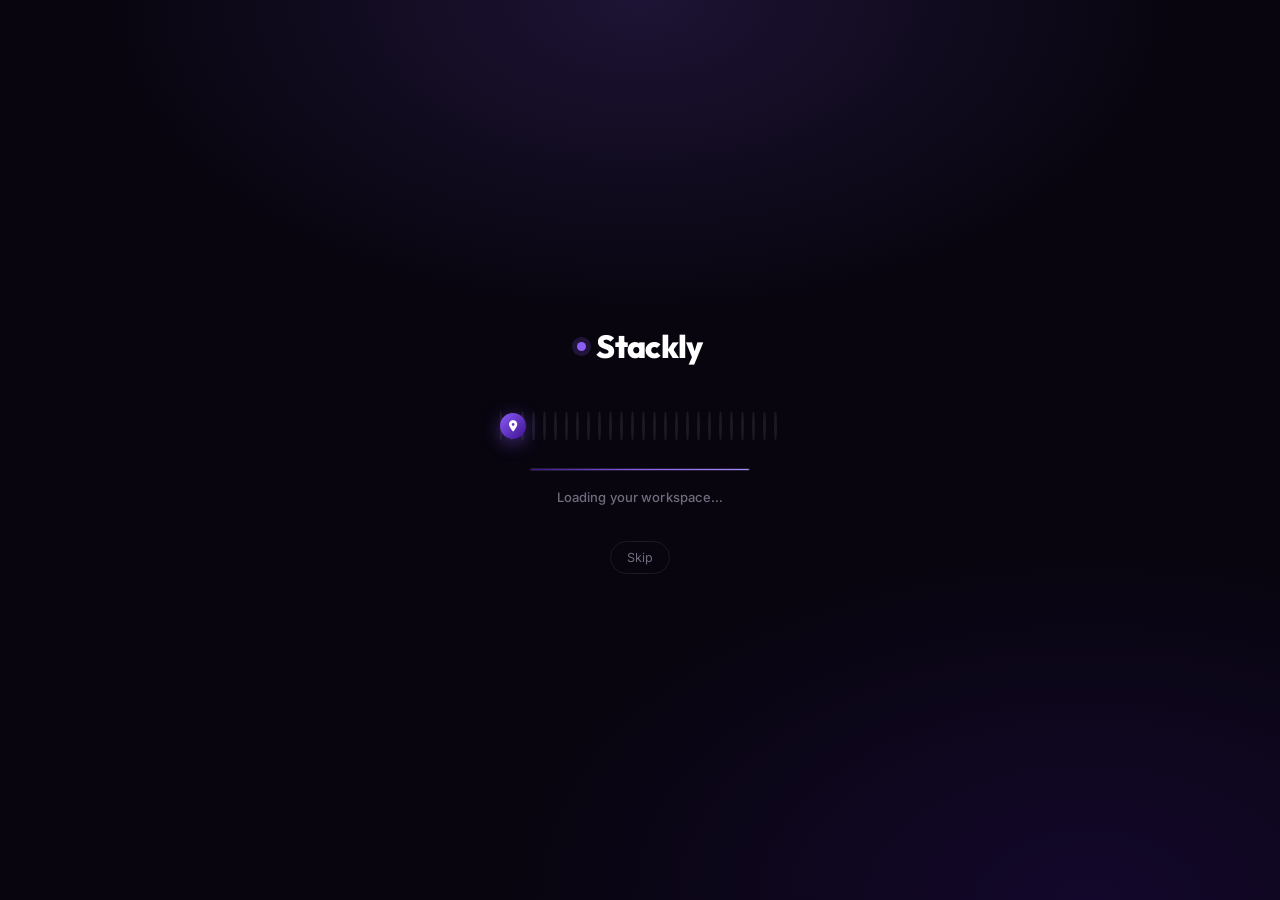
<file: index.html>
<!DOCTYPE html>
<html lang="en">

<head>
    <meta charset="UTF-8">
    <meta name="viewport" content="width=device-width, initial-scale=1.0, viewport-fit=cover">
    <title>Stackly</title>
    <meta name="theme-color" content="#08050f">
    <link rel="preconnect" href="https://fonts.googleapis.com">
    <link
        href="https://fonts.googleapis.com/css2?family=Outfit:wght@500;700;800&family=Inter:wght@400;500;600&display=swap"
        rel="stylesheet">
    <link rel="stylesheet" href="https://cdnjs.cloudflare.com/ajax/libs/font-awesome/6.5.1/css/all.min.css">
    <noscript><meta http-equiv="refresh" content="0;url=./home.html"></noscript>

    <style>
        :root {
            --bg: #08050f;
            --bg-2: #0d0818;
            --card: #120c22;
            --border: rgba(255, 255, 255, .08);
            --purple-500: #8b5cf6;
            --purple-400: #a78bfa;
            --purple-dark: #3c1090;
            --white: #ffffff;
            --gray-300: #c7c5d1;
            --gray-500: #6f6d7d;
        }

        * {
            margin: 0;
            padding: 0;
            box-sizing: border-box;
        }

        html,
        body {
            height: 100%;
        }

        body {
            font-family: 'Inter', sans-serif;
            background:
                radial-gradient(60% 50% at 50% 0%, rgba(139, 92, 246, .16), transparent 70%),
                radial-gradient(70% 60% at 85% 100%, rgba(60, 16, 144, .22), transparent 65%),
                var(--bg);
            color: var(--white);
            min-height: 100vh;
            min-height: 100dvh;
            display: flex;
            align-items: center;
            justify-content: center;
            padding: 24px;
            padding: max(24px, env(safe-area-inset-top)) max(24px, env(safe-area-inset-right)) max(24px, env(safe-area-inset-bottom)) max(24px, env(safe-area-inset-left));
            overflow: hidden;
        }

        .loader {
            width: 100%;
            max-width: 380px;
            display: flex;
            flex-direction: column;
            align-items: center;
            text-align: center;
            opacity: 0;
            transform: translateY(10px);
            animation: fadeUp .6s ease forwards;
            transition: opacity .35s ease;
        }

        .loader.leaving {
            opacity: 0;
        }

        @keyframes fadeUp {
            to {
                opacity: 1;
                transform: translateY(0);
            }
        }

        .logo {
            font-family: 'Outfit', sans-serif;
            font-weight: 800;
            font-size: clamp(26px, 6vw, 32px);
            letter-spacing: -.02em;
            display: flex;
            align-items: center;
            gap: 10px;
            margin-bottom: 46px;
        }

        .logo .dot {
            width: 9px;
            height: 9px;
            border-radius: 50%;
            background: var(--purple-500);
            box-shadow: 0 0 0 5px rgba(139, 92, 246, .18);
            animation: pulse 1.6s ease-in-out infinite;
        }

        @keyframes pulse {

            0%,
            100% {
                transform: scale(1);
                opacity: 1;
            }

            50% {
                transform: scale(1.35);
                opacity: .7;
            }
        }

        /* ---- signature: shipment traveling a route ---- */
        .route {
            position: relative;
            width: min(280px, 72vw);
            height: 28px;
            margin-bottom: 28px;
        }

        .route svg {
            position: absolute;
            inset: 0;
            width: 100%;
            height: 100%;
        }

        .route-line {
            fill: none;
            stroke: var(--border);
            stroke-width: 2;
            stroke-linecap: round;
            stroke-dasharray: 1 10;
        }

        .route-marker {
            position: absolute;
            top: 50%;
            left: 0;
            width: 26px;
            height: 26px;
            margin-top: -13px;
            border-radius: 50%;
            background: linear-gradient(135deg, var(--purple-500), var(--purple-dark));
            display: flex;
            align-items: center;
            justify-content: center;
            font-size: 11px;
            color: var(--white);
            box-shadow: 0 4px 18px rgba(139, 92, 246, .45);
            animation: travel 2.4s cubic-bezier(.65, 0, .35, 1) infinite;
        }

        @keyframes travel {
            0% {
                left: 0;
                opacity: 0;
            }

            8% {
                opacity: 1;
            }

            92% {
                opacity: 1;
            }

            100% {
                left: calc(100% - 26px);
                opacity: 0;
            }
        }

        .progress-track {
            width: min(220px, 60vw);
            height: 3px;
            border-radius: 4px;
            background: var(--card);
            border: 1px solid var(--border);
            overflow: hidden;
            margin-bottom: 18px;
        }

        .progress-fill {
            height: 100%;
            width: 0%;
            border-radius: 4px;
            background: linear-gradient(90deg, var(--purple-dark), var(--purple-500), var(--purple-400));
            animation: fill 2.4s cubic-bezier(.4, 0, .2, 1) forwards;
        }

        @keyframes fill {
            to {
                width: 100%;
            }
        }

        .status {
            font-size: 13px;
            color: var(--gray-500);
            font-weight: 500;
            letter-spacing: .01em;
            min-height: 18px;
        }

        .skip {
            margin-top: 34px;
            font-size: 12.5px;
            color: var(--gray-500);
            border: 1px solid var(--border);
            padding: 8px 16px;
            border-radius: 999px;
            background: transparent;
            font-family: inherit;
            cursor: pointer;
            transition: .18s;
        }

        .skip:hover,
        .skip:focus-visible {
            color: var(--white);
            border-color: var(--purple-500);
        }

        .skip:focus-visible {
            outline: 2px solid var(--purple-400);
            outline-offset: 2px;
        }

        @media (max-width: 380px) {
            .logo {
                margin-bottom: 36px;
            }

            .route {
                margin-bottom: 22px;
            }
        }

        @media (prefers-reduced-motion: reduce) {

            .loader,
            .logo .dot,
            .route-marker,
            .progress-fill {
                animation: none !important;
            }

            .loader {
                opacity: 1;
                transform: none;
            }

            .progress-fill {
                width: 100%;
            }
        }
    </style>
</head>

<body>
    <main class="loader" id="loader">
        <div class="logo"><span class="dot"></span>Stackly</div>

        <div class="route" aria-hidden="true">
            <svg viewBox="0 0 280 2" preserveAspectRatio="none">
                <line class="route-line" x1="0" y1="1" x2="280" y2="1" />
            </svg>
            <div class="route-marker"><i class="fa-solid fa-location-dot"></i></div>
        </div>

        <div class="progress-track"><div class="progress-fill" id="progressFill"></div></div>
        <p class="status" id="status" aria-live="polite">Initializing dashboard…</p>

        <button class="skip" id="skip" type="button">Skip</button>
    </main>

    <script>
        (function () {
            var redirectUrl = './home.html';
            var loader = document.getElementById('loader');
            var statusEl = document.getElementById('status');
            var skipBtn = document.getElementById('skip');
            var reduced = !!(window.matchMedia && window.matchMedia('(prefers-reduced-motion: reduce)').matches);
            var totalDuration = reduced ? 500 : 2400;

            var messages = [
                { at: 0, text: 'Initializing dashboard…' },
                { at: 900, text: 'Loading your workspace…' },
                { at: 1700, text: 'Almost there…' }
            ];

            var timers = [];
            messages.forEach(function (m) {
                timers.push(setTimeout(function () {
                    statusEl.textContent = m.text;
                }, reduced ? 0 : m.at));
            });

            function goHome() {
                timers.forEach(clearTimeout);
                clearTimeout(redirectTimer);
                loader.classList.add('leaving');
                setTimeout(function () {
                    window.location.href = redirectUrl;
                }, reduced ? 0 : 320);
            }

            var redirectTimer = setTimeout(goHome, totalDuration);

            skipBtn.addEventListener('click', goHome);
        })();
    </script>
</body>

</html>
</file>
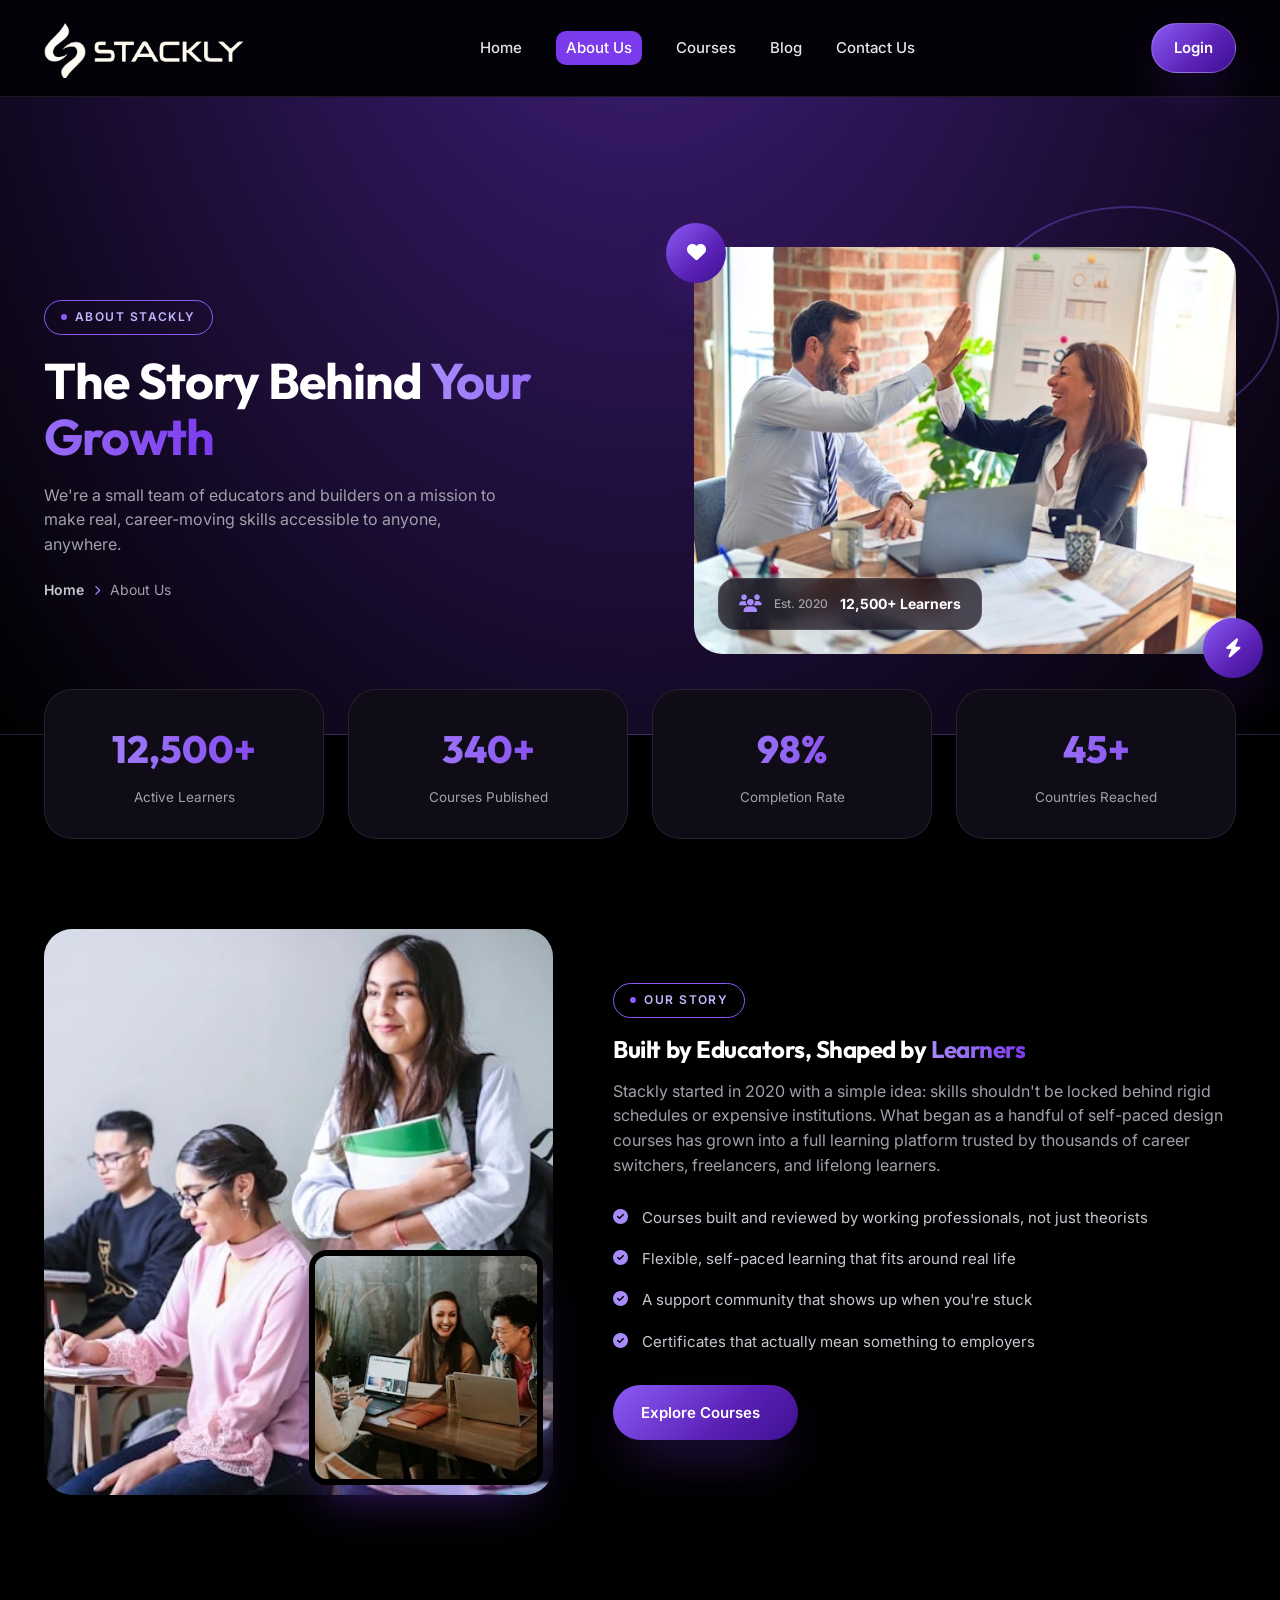
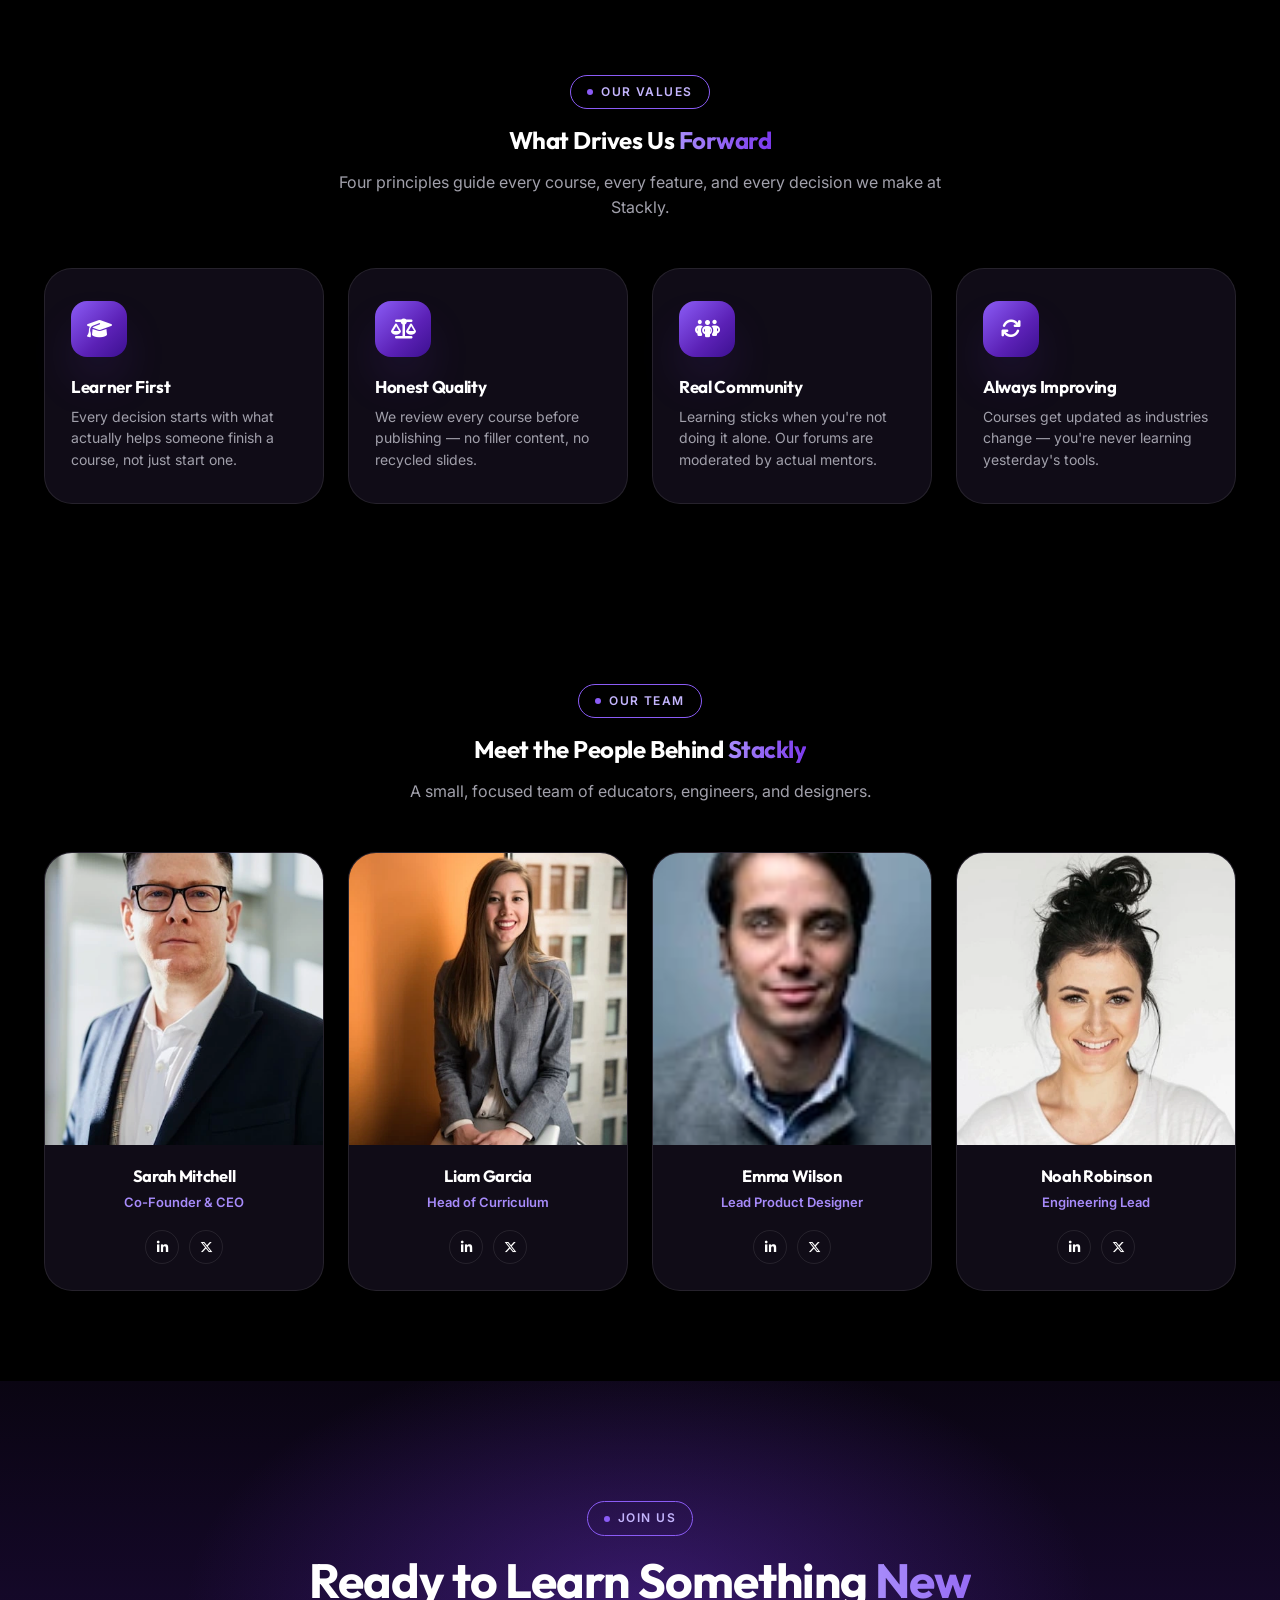
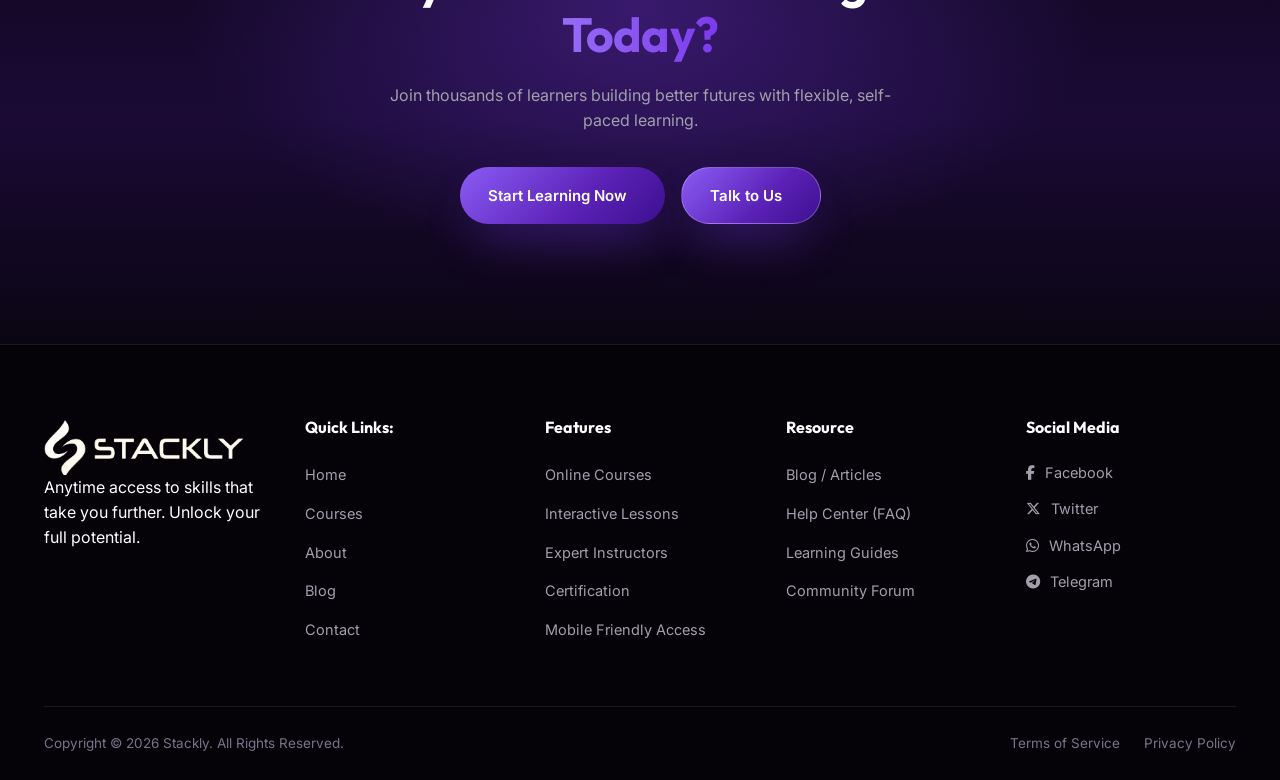
<file: about.html>
<!DOCTYPE html>
<html lang="en">

<head>
    <meta charset="UTF-8">
    <meta name="viewport" content="width=device-width, initial-scale=1.0">
    <title>About Us — Stackly</title>
    <link rel="preconnect" href="https://fonts.googleapis.com">
    <link
        href="https://fonts.googleapis.com/css2?family=Outfit:wght@400;500;600;700;800&family=Inter:wght@400;500;600;700&display=swap"
        rel="stylesheet">
    <link rel="stylesheet" href="https://cdnjs.cloudflare.com/ajax/libs/font-awesome/6.5.1/css/all.min.css">
    <link rel="stylesheet" href="style.css">
    <link rel="stylesheet" href="animation.css">
</head>

<body>

    <header>
        <nav>
            <a href="./home.html" class="logo"><img src="./src/images/Untitled design (1)-compressed_11zon.webp" alt=""></a>
            <ul class="nav-links">
                <li><a href="./home.html">Home</a></li>
                <li><a href="./about.html" class="active">About Us</a></li>
                <li><a href="./courses.html">Courses</a></li>
                <li><a href="./blog.html">Blog</a></li>
                <li><a href="./contact.html">Contact Us</a></li>
            </ul>
            <div class="nav-actions">
                <a href="./login.html" class="btn btn-outline" style="padding:12px 22px;">Login</a>
                <a href="./signup.html" class="btn btn-primary">Get Started</a>
                <button class="mobile-toggle" id="mobileToggle" aria-label="Toggle menu"><i class="fa-solid fa-bars"></i></button>
            </div>
        </nav>
        <div class="mobile-panel" id="mobilePanel">
          
            <a href="./home.html">Home</a>
            <a href="./about.html">About Us</a>
            <a href="./courses.html">Courses</a>
            <a href="./blog.html">Blog</a>
            <a href="./contact.html">Contact Us</a>
            <a href="./login.html">Login</a>
            <a href="./signup.html" class="btn btn-primary">Get Started</a>
        </div>
    </header>

    <!-- PAGE HEADER -->
    <section class="page-header">
        <div class="container page-header-inner">
            <div>
                <span class="eyebrow load-in">About Stackly</span>
                <h1 class="load-in d1">The Story Behind <span class="text-grad">Your Growth</span></h1>
                <p class="lead load-in d2">We're a small team of educators and builders on a mission to make real, career-moving skills accessible to anyone, anywhere.</p>
                <div class="breadcrumb load-in d3">
                    <a href="./home.html">Home</a><i class="fa-solid fa-chevron-right"></i><span>About Us</span>
                </div>
            </div>
            <div class="page-header-figure load-in d2">
                <div class="ring"></div>
                <div class="page-header-img-wrap">
                    <img src="./src/images/image-1-compressed.webp" alt="Stackly team working together">
                    <div class="page-header-stat-chip"><i class="fa-solid fa-users"></i><span>Est. 2020</span> 12,500+ Learners</div>
                </div>
                <div class="float-badge b1"><i class="fa-solid fa-heart"></i></div>
                <div class="float-badge b2"><i class="fa-solid fa-bolt"></i></div>
            </div>
        </div>
    </section>

    <!-- STATS STRIP -->
    <div class="container">
        <div class="stats-strip reveal-stagger">
            <div class="stat-card"><div class="num" data-count="12500" data-suffix="+">0</div><div class="lbl">Active Learners</div></div>
            <div class="stat-card"><div class="num" data-count="340" data-suffix="+">0</div><div class="lbl">Courses Published</div></div>
            <div class="stat-card"><div class="num" data-count="98" data-suffix="%">0</div><div class="lbl">Completion Rate</div></div>
            <div class="stat-card"><div class="num" data-count="45" data-suffix="+">0</div><div class="lbl">Countries Reached</div></div>
        </div>
    </div>

    <!-- STORY -->
    <section class="reveal">
        <div class="container story">
            <div class="story-imgs">
                <div class="story-img-main">
                    <img src="./src/images/image-2-compressed.webp" alt="Team collaborating">
                </div>
                <div class="story-img-float">
                    <img src="./src/images/image-3-compressed.webp" alt="Mentor helping student">
                </div>
            </div>
            <div>
                <span class="eyebrow">Our Story</span>
                <h2>Built by Educators, Shaped by <span class="text-grad">Learners</span></h2>
                <p style="color:var(--gray-400);margin-top:16px;">Stackly started in 2020 with a simple idea: skills
                    shouldn't be locked behind rigid schedules or expensive institutions. What began as a handful of
                    self-paced design courses has grown into a full learning platform trusted by thousands of career
                    switchers, freelancers, and lifelong learners.</p>
                <ul class="story-list">
                    <li><i class="fa-solid fa-circle-check"></i> Courses built and reviewed by working professionals, not just theorists</li>
                    <li><i class="fa-solid fa-circle-check"></i> Flexible, self-paced learning that fits around real life</li>
                    <li><i class="fa-solid fa-circle-check"></i> A support community that shows up when you're stuck</li>
                    <li><i class="fa-solid fa-circle-check"></i> Certificates that actually mean something to employers</li>
                </ul>
                <a href="./courses.html" class="btn btn-primary" style="margin-top:32px;">Explore Courses <i class="fa-solid fa-arrow-up-right"></i></a>
            </div>
        </div>
    </section>

    <!-- MISSION / VALUES -->
    <section class="reveal">
        <div class="container">
            <div class="section-head" style="margin:0 auto 48px;text-align:center;max-width:620px;">
                <span class="eyebrow">Our Values</span>
                <h2>What Drives Us <span class="text-grad">Forward</span></h2>
                <p>Four principles guide every course, every feature, and every decision we make at Stackly.</p>
            </div>
            <div class="values-grid reveal-stagger">
                <div class="value-card">
                    <div class="feat-icon"><i class="fa-solid fa-graduation-cap"></i></div>
                    <h4>Learner First</h4>
                    <p>Every decision starts with what actually helps someone finish a course, not just start one.</p>
                </div>
                <div class="value-card">
                    <div class="feat-icon"><i class="fa-solid fa-scale-balanced"></i></div>
                    <h4>Honest Quality</h4>
                    <p>We review every course before publishing — no filler content, no recycled slides.</p>
                </div>
                <div class="value-card">
                    <div class="feat-icon"><i class="fa-solid fa-people-group"></i></div>
                    <h4>Real Community</h4>
                    <p>Learning sticks when you're not doing it alone. Our forums are moderated by actual mentors.</p>
                </div>
                <div class="value-card">
                    <div class="feat-icon"><i class="fa-solid fa-arrows-rotate"></i></div>
                    <h4>Always Improving</h4>
                    <p>Courses get updated as industries change — you're never learning yesterday's tools.</p>
                </div>
            </div>
        </div>
    </section>

    <!-- TEAM -->
    <section class="reveal">
        <div class="container">
            <div class="section-head" style="margin:0 auto 48px;text-align:center;max-width:620px;">
                <span class="eyebrow">Our Team</span>
                <h2>Meet the People Behind <span class="text-grad">Stackly</span></h2>
                <p>A small, focused team of educators, engineers, and designers.</p>
            </div>
            <div class="team-grid reveal-stagger">
                <div class="team-card">
                    <div class="team-photo"><img src="./src/image25-compressed.webp" alt="Sarah Mitchell"></div>
                    <div class="team-info">
                        <h4>Sarah Mitchell</h4><span>Co-Founder &amp; CEO</span>
                        <div class="team-social">
                            <a href="./404.html"><i class="fa-brands fa-linkedin-in"></i></a>
                            <a href="./404.html"><i class="fa-brands fa-x-twitter"></i></a>
                        </div>
                    </div>
                </div>
                <div class="team-card">
                    <div class="team-photo"><img src="./src/image26-compressed.webp" alt="Liam Garcia"></div>
                    <div class="team-info">
                        <h4>Liam Garcia</h4><span>Head of Curriculum</span>
                        <div class="team-social">
                            <a href="./404.html"><i class="fa-brands fa-linkedin-in"></i></a>
                            <a href="./404.html"><i class="fa-brands fa-x-twitter"></i></a>
                        </div>
                    </div>
                </div>
                <div class="team-card">
                    <div class="team-photo"><img src="./src/image29-compressed.webp" alt="Emma Wilson"></div>
                    <div class="team-info">
                        <h4>Emma Wilson</h4><span>Lead Product Designer</span>
                        <div class="team-social">
                            <a href="./404.html"><i class="fa-brands fa-linkedin-in"></i></a>
                            <a href="./404.html"><i class="fa-brands fa-x-twitter"></i></a>
                        </div>
                    </div>
                </div>
                <div class="team-card">
                    <div class="team-photo"><img src="./src/image28-compressed.webp" alt="Noah Robinson"></div>
                    <div class="team-info">
                        <h4>Noah Robinson</h4><span>Engineering Lead</span>
                        <div class="team-social">
                            <a href="./404.html"><i class="fa-brands fa-linkedin-in"></i></a>
                            <a href="./404.html"><i class="fa-brands fa-x-twitter"></i></a>
                        </div>
                    </div>
                </div>
            </div>
        </div>
    </section>

    <!-- CTA -->
    <section class="cta reveal" id="get-started">
        <div class="container" style="position:relative;">
            <span class="eyebrow">Join Us</span>
            <h2>Ready to Learn Something <span class="text-grad">New Today?</span></h2>
            <p>Join thousands of learners building better futures with flexible, self-paced learning.</p>
            <div class="cta-btns">
                <a href="./courses.html" class="btn btn-primary">Start Learning Now <i class="fa-solid fa-arrow-up-right"></i></a>
                <a href="./contact.html" class="btn btn-outline">Talk to Us <i class="fa-solid fa-arrow-up-right"></i></a>
            </div>
        </div>
    </section>

    <!-- FOOTER -->
    <footer id="contact" class="reveal">
        <div class="container">
            <div class="footer-grid">
 <div><a href="./home.html" class="logo"><img src="./src/images/Untitled design (1)-compressed_11zon.webp" alt=""></a><p>
                  Anytime access to skills that take you further. Unlock your full potential.
                </p></div>                <div>
                    <h5>Quick Links:</h5>
                    <ul>
                        <li><a href="./home.html">Home</a></li>
                        <li><a href="./courses.html">Courses</a></li>
                        <li><a href="./about.html">About</a></li>
                        <li><a href="./blog.html">Blog</a></li>
                        <li><a href="./contact.html">Contact</a></li>
                    </ul>
                </div>
                <div>
                    <h5>Features</h5>
                    <ul>
                        <li><a href="./404.html">Online Courses</a></li>
                        <li><a href="./404.html">Interactive Lessons</a></li>
                        <li><a href="./404.html">Expert Instructors</a></li>
                        <li><a href="./404.html">Certification</a></li>
                        <li><a href="./404.html">Mobile Friendly Access</a></li>
                    </ul>
                </div>
                <div>
                    <h5>Resource</h5>
                    <ul>
                        <li><a href="./blog.html">Blog / Articles</a></li>
                        <li><a href="./contact.html">Help Center (FAQ)</a></li>
                        <li><a href="./404.html">Learning Guides</a></li>
                        <li><a href="./404.html">Community Forum</a></li>
                    </ul>
                </div>
                <div>
                    <h5>Social Media</h5>
                    <ul class="social">
                        <li><a href="./404.html"><i class="fa-brands fa-facebook-f"></i> Facebook</a></li>
                        <li><a href="./404.html"><i class="fa-brands fa-x-twitter"></i> Twitter</a></li>
                        <li><a href="./404.html"><i class="fa-brands fa-whatsapp"></i> WhatsApp</a></li>
                        <li><a href="./404.html"><i class="fa-brands fa-telegram"></i> Telegram</a></li>
                    </ul>
                </div>
            </div>

            <div class="footer-bottom">
                <span>Copyright © 2026 Stackly. All Rights Reserved.</span>
                <div class="links"><a href="./404.html">Terms of Service</a><a href="./404.html">Privacy Policy</a></div>
            </div>
        </div>
    </footer>

    <script src="animation.js"></script>
</body>

</html>
</file>
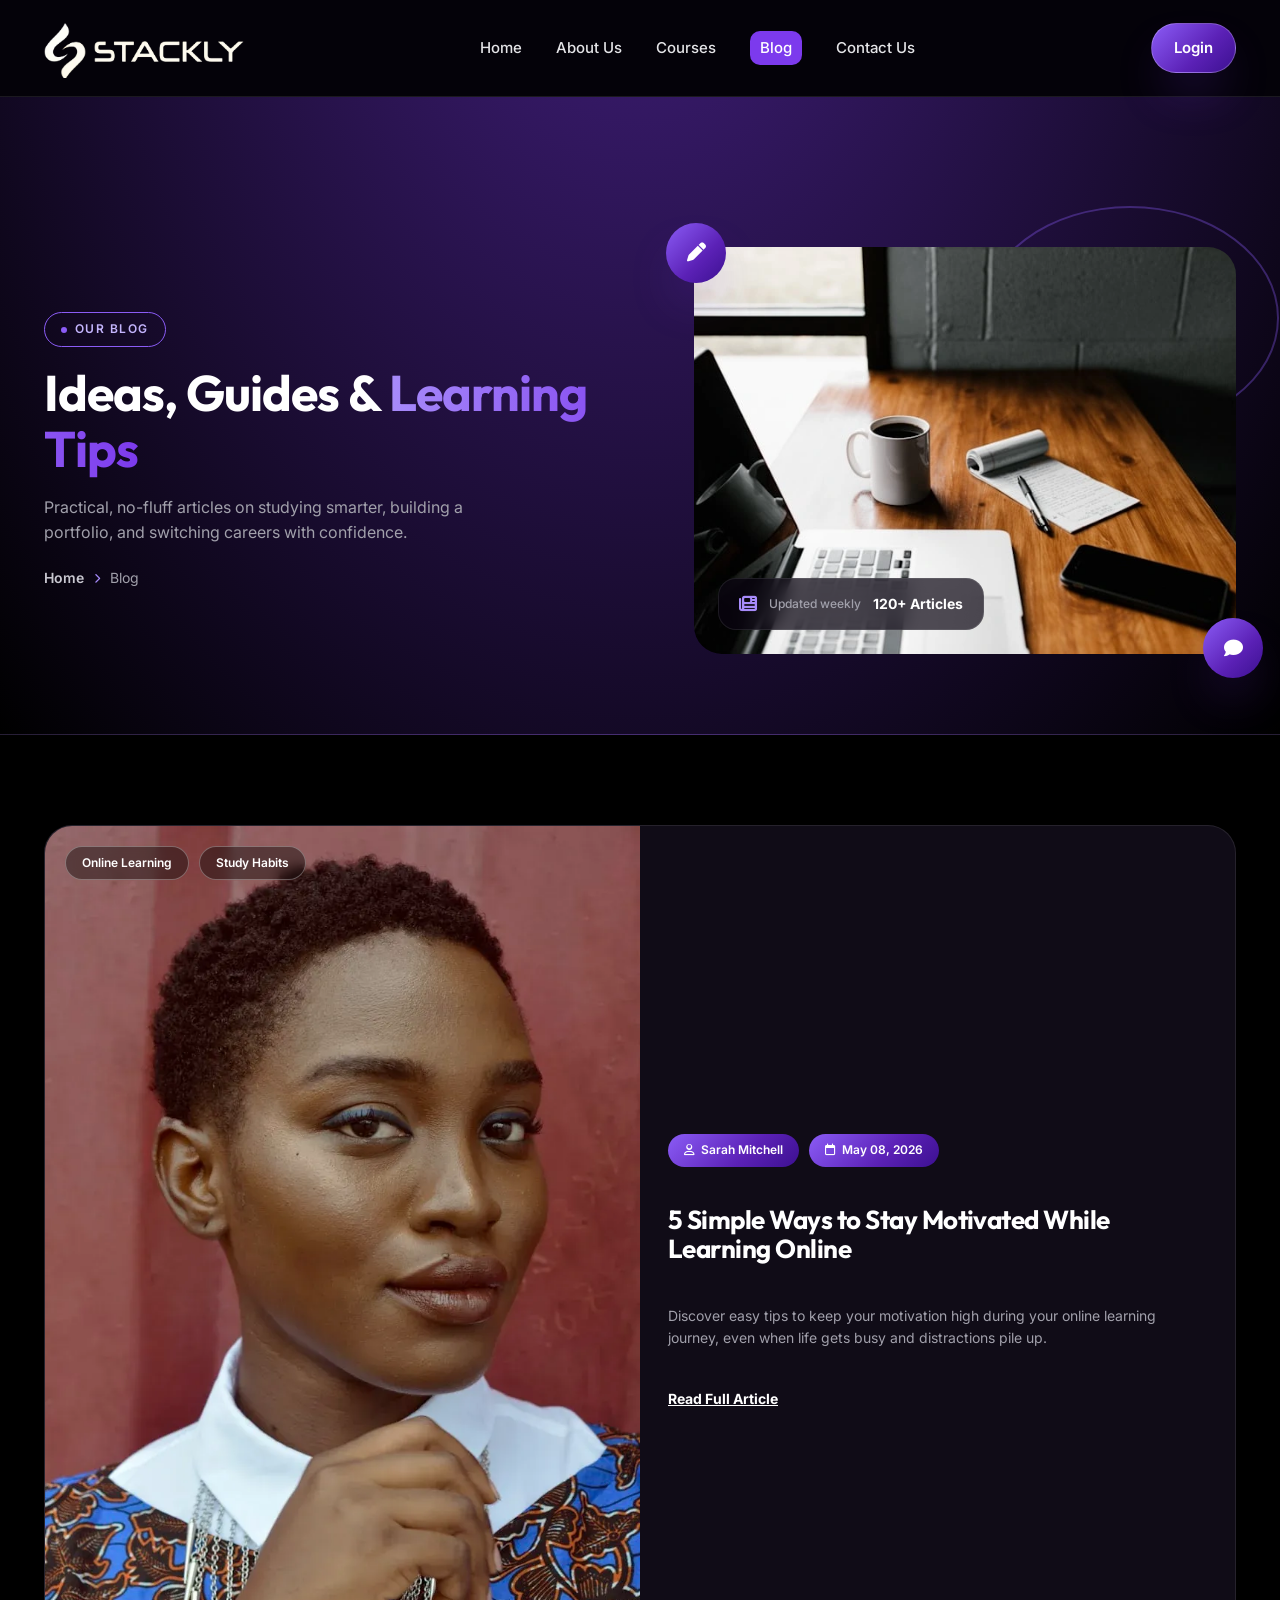
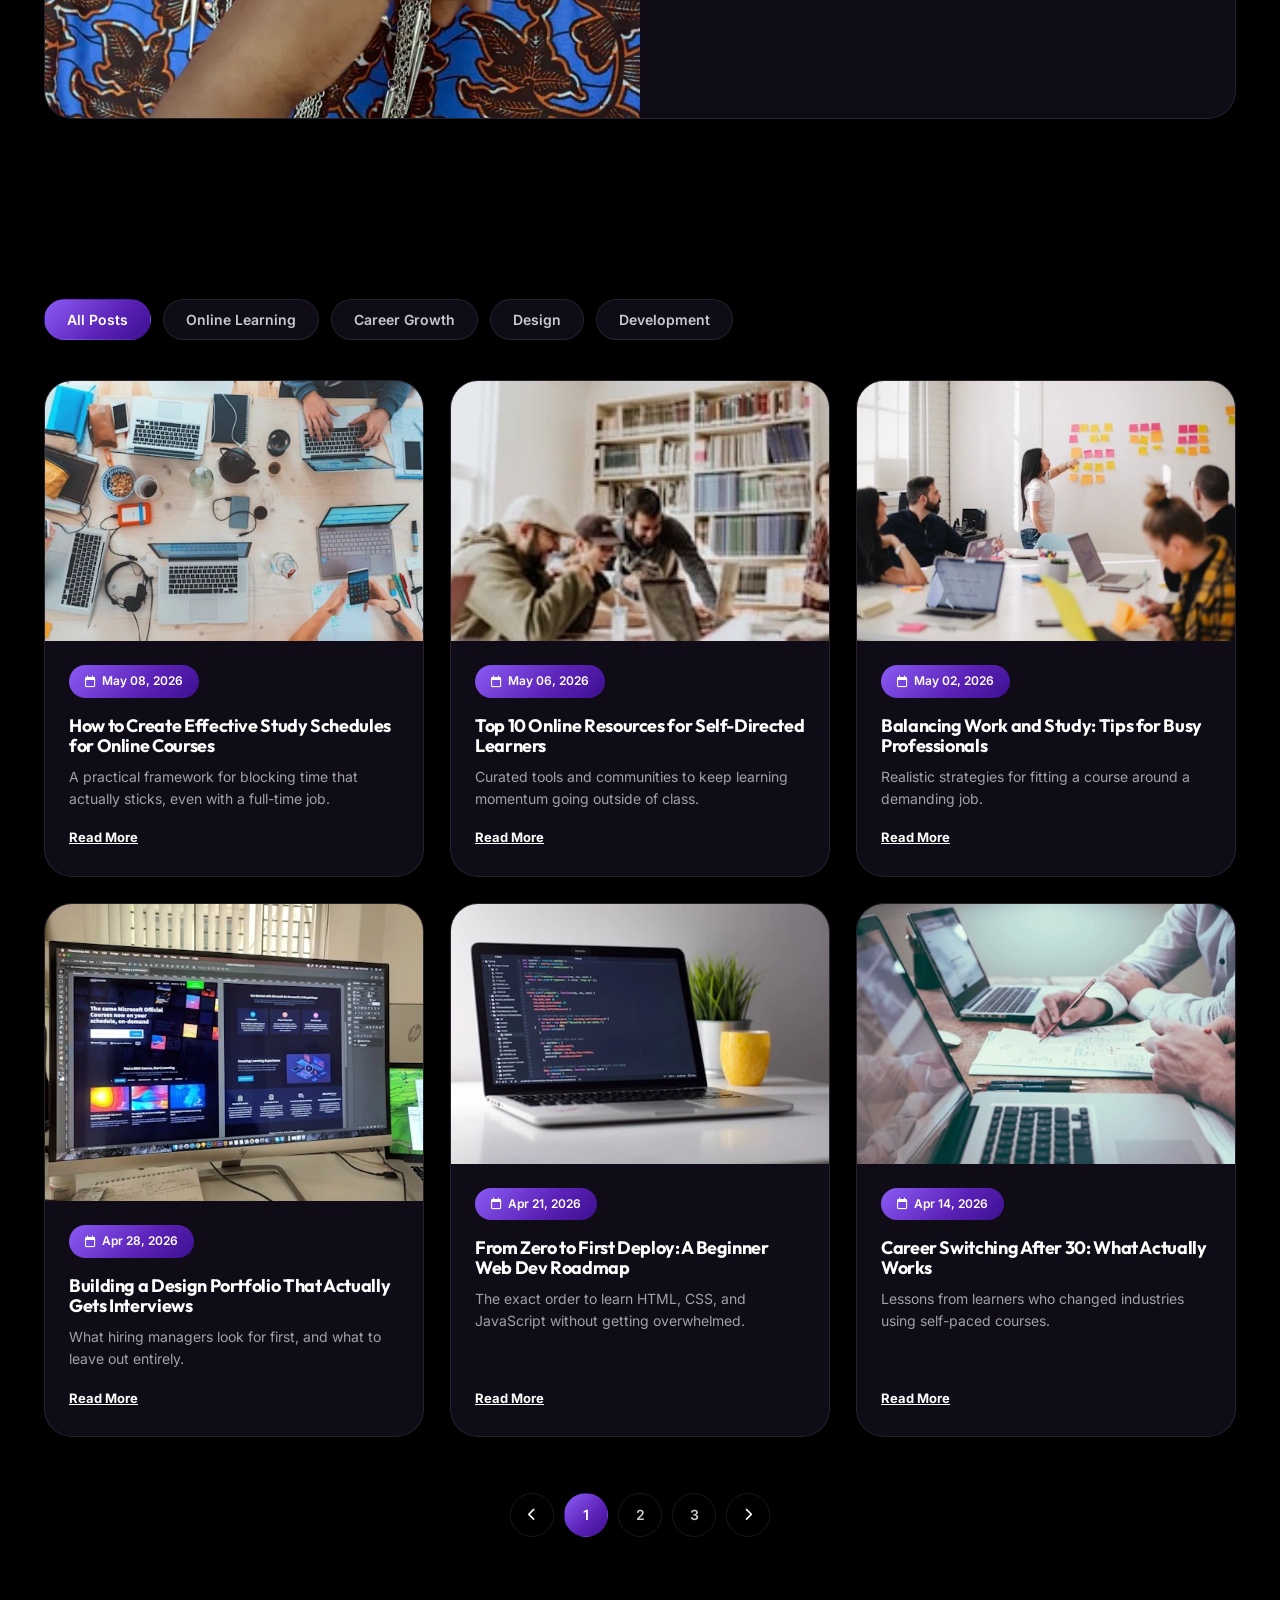
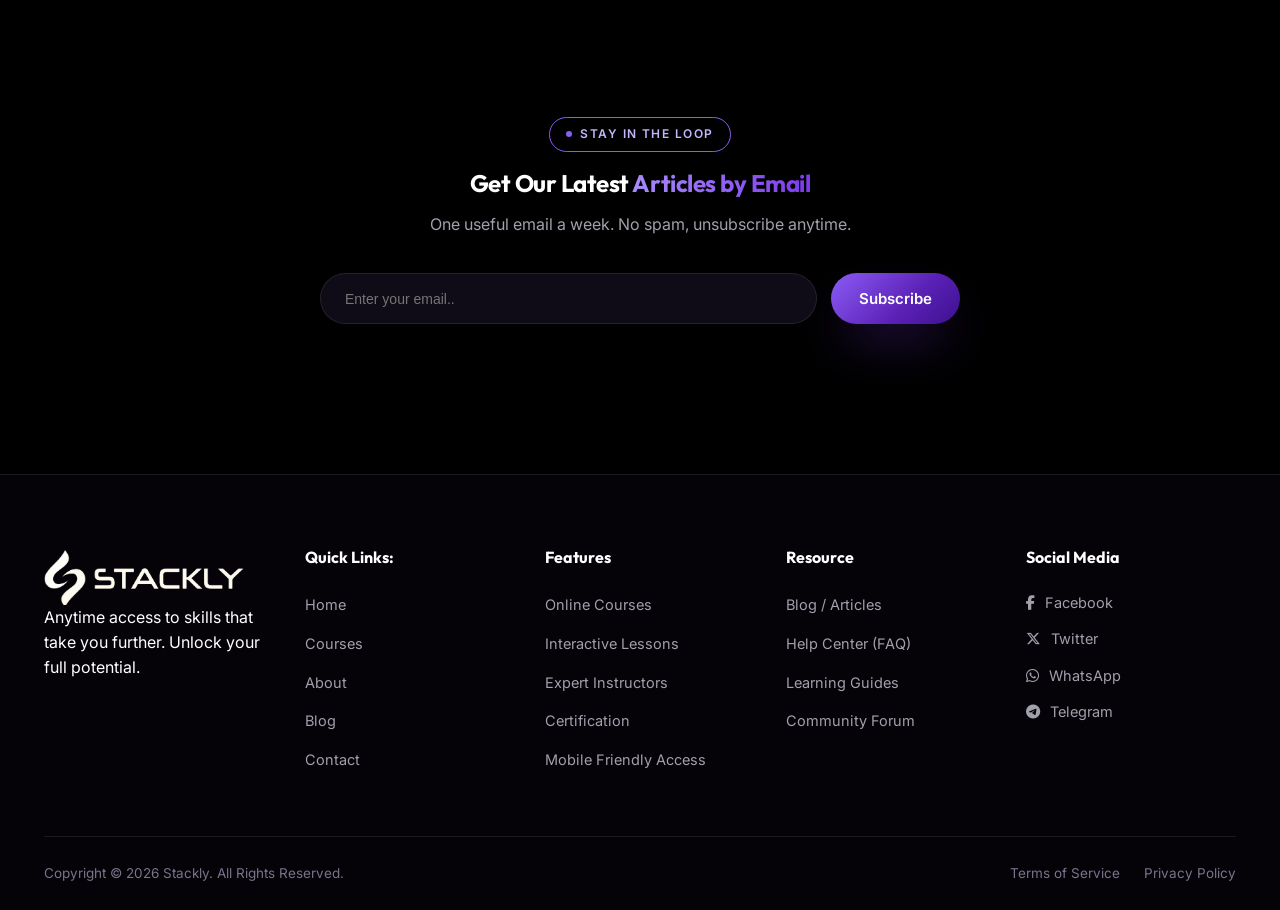
<file: blog.html>
<!DOCTYPE html>
<html lang="en">

<head>
    <meta charset="UTF-8">
    <meta name="viewport" content="width=device-width, initial-scale=1.0">
    <title>Blog — Stackly</title>
    <link rel="preconnect" href="https://fonts.googleapis.com">
    <link
        href="https://fonts.googleapis.com/css2?family=Outfit:wght@400;500;600;700;800&family=Inter:wght@400;500;600;700&display=swap"
        rel="stylesheet">
    <link rel="stylesheet" href="https://cdnjs.cloudflare.com/ajax/libs/font-awesome/6.5.1/css/all.min.css">
    <link rel="stylesheet" href="style.css">
    <link rel="stylesheet" href="animation.css">
    <link rel="stylesheet" href="blog.css">
</head>

<body>

    <header>
        <nav>
            <a href="./home.html" class="logo"><img src="./src/images/Untitled design (1)-compressed_11zon.webp" alt=""></a>
            <ul class="nav-links">
                <li><a href="./home.html">Home</a></li>
                <li><a href="./about.html">About Us</a></li>
                <li><a href="./courses.html">Courses</a></li>
                <li><a href="./blog.html" class="active">Blog</a></li>
                <li><a href="./contact.html">Contact Us</a></li>
            </ul>
            <div class="nav-actions">
                <a href="./login.html" class="btn btn-outline" style="padding:12px 22px;">Login</a>
                <a href="./signup.html" class="btn btn-primary">Get Started</a>
                <button class="mobile-toggle" id="mobileToggle" aria-label="Toggle menu"><i class="fa-solid fa-bars"></i></button>
            </div>
        </nav>
        <div class="mobile-panel" id="mobilePanel">
            
            <a href="./home.html">Home</a>
            <a href="./about.html">About Us</a>
            <a href="./courses.html">Courses</a>
            <a href="./blog.html">Blog</a>
            <a href="./contact.html">Contact Us</a>
            <a href="./login.html">Login</a>
            <a href="./signup.html" class="btn btn-primary">Get Started</a>
        </div>
    </header>

    <!-- PAGE HEADER -->
    <section class="page-header">
        <div class="container page-header-inner">
            <div>
                <span class="eyebrow load-in">Our Blog</span>
                <h1 class="load-in d1">Ideas, Guides &amp; <span class="text-grad">Learning Tips</span></h1>
                <p class="lead load-in d2">Practical, no-fluff articles on studying smarter, building a portfolio, and switching careers with confidence.</p>
                <div class="breadcrumb load-in d3">
                    <a href="./home.html">Home</a><i class="fa-solid fa-chevron-right"></i><span>Blog</span>
                </div>
            </div>
            <div class="page-header-figure load-in d2">
                <div class="ring"></div>
                <div class="page-header-img-wrap">
                    <img src="./src/images/image-1-compressed-1.webp" alt="Person writing notes and studying">
                    <div class="page-header-stat-chip"><i class="fa-solid fa-newspaper"></i><span>Updated weekly</span> 120+ Articles</div>
                </div>
                <div class="float-badge b1"><i class="fa-solid fa-pen"></i></div>
                <div class="float-badge b2"><i class="fa-solid fa-comment"></i></div>
            </div>
        </div>
    </section>

    <!-- FEATURED POST -->
    <section class="reveal">
        <div class="container">
            <div class="blog-feature" ">
                <div class="img" style="aspect-ratio:auto;">
                    <img src="./src/images/image-2-compressed-1.webp" alt="">
                    <div class="blog-tags"><span class="tag-pill">Online Learning</span><span class="tag-pill">Study Habits</span></div>
                </div>
                <div class="body" style="display:flex;flex-direction:column;justify-content:center;">
                    <div class="meta-pills"><span class="meta-pill"><i class="fa-regular fa-user"></i> Sarah Mitchell</span><span class="meta-pill"><i class="fa-regular fa-calendar"></i> May 08, 2026</span></div>
                    <h3 style="font-size:26px;">5 Simple Ways to Stay Motivated While Learning Online</h3>
                    <p style="margin-top:12px;">Discover easy tips to keep your motivation high during your online learning journey, even when life gets busy and distractions pile up.</p>
                    <a href="./404.html" class="read" style="display:inline-flex;gap:6px;align-items:center;margin-top:20px;font-weight:700;font-size:14px;text-decoration:underline;">Read Full Article <i class="fa-solid fa-arrow-up-right"></i></a>
                </div>
            </div>
        </div>
    </section>

    <!-- CATEGORY FILTER + GRID -->
    <section class="reveal">
        <div class="container">
            <div class="filter-toolbar">
                <button class="filter-chip active" data-filter="all">All Posts</button>
                <button class="filter-chip" data-filter="learning">Online Learning</button>
                <button class="filter-chip" data-filter="career">Career Growth</button>
                <button class="filter-chip" data-filter="design">Design</button>
                <button class="filter-chip" data-filter="dev">Development</button>
            </div>

            <div class="blog-card-grid">
                <div class="blog-card" data-cat="learning">
                    <div class="img"><img src="./src/images/image-3-compressed-1.webp" alt=""></div>
                    <div class="body">
                        <div class="meta-pills"><span class="meta-pill"><i class="fa-regular fa-calendar"></i> May 08, 2026</span></div>
                        <h3>How to Create Effective Study Schedules for Online Courses</h3>
                        <p>A practical framework for blocking time that actually sticks, even with a full-time job.</p>
                        <a href="./404.html" class="read">Read More <i class="fa-solid fa-arrow-up-right"></i></a>
                    </div>
                </div>
                <div class="blog-card" data-cat="learning">
                    <div class="img"><img src="./src/images/image-2sa (2)-compressed.webp" alt=""></div>
                    <div class="body">
                        <div class="meta-pills"><span class="meta-pill"><i class="fa-regular fa-calendar"></i> May 06, 2026</span></div>
                        <h3>Top 10 Online Resources for Self-Directed Learners</h3>
                        <p>Curated tools and communities to keep learning momentum going outside of class.</p>
                        <a href="./404.html" class="read">Read More <i class="fa-solid fa-arrow-up-right"></i></a>
                    </div>
                </div>
                <div class="blog-card" data-cat="career">
                    <div class="img"><img src="./src/images/image-12-compressed.webp" alt=""></div>
                    <div class="body">
                        <div class="meta-pills"><span class="meta-pill"><i class="fa-regular fa-calendar"></i> May 02, 2026</span></div>
                        <h3>Balancing Work and Study: Tips for Busy Professionals</h3>
                        <p>Realistic strategies for fitting a course around a demanding job.</p>
                        <a href="./404.html" class="read">Read More <i class="fa-solid fa-arrow-up-right"></i></a>
                    </div>
                </div>
                <div class="blog-card" data-cat="design">
                    <div class="img"><img src="./src/images/image-16-compressed.webp" alt=""></div>
                    <div class="body">
                        <div class="meta-pills"><span class="meta-pill"><i class="fa-regular fa-calendar"></i> Apr 28, 2026</span></div>
                        <h3>Building a Design Portfolio That Actually Gets Interviews</h3>
                        <p>What hiring managers look for first, and what to leave out entirely.</p>
                        <a href="./404.html" class="read">Read More <i class="fa-solid fa-arrow-up-right"></i></a>
                    </div>
                </div>
                <div class="blog-card" data-cat="dev">
                    <div class="img"><img src="./src/images/image-7-compressed.webp" alt=""></div>
                    <div class="body">
                        <div class="meta-pills"><span class="meta-pill"><i class="fa-regular fa-calendar"></i> Apr 21, 2026</span></div>
                        <h3>From Zero to First Deploy: A Beginner Web Dev Roadmap</h3>
                        <p>The exact order to learn HTML, CSS, and JavaScript without getting overwhelmed.</p>
                        <a href="./404.html" class="read">Read More <i class="fa-solid fa-arrow-up-right"></i></a>
                    </div>
                </div>
                <div class="blog-card" data-cat="career">
                    <div class="img"><img src="./src/images/image-8-compressed.webp" alt=""></div>
                    <div class="body">
                        <div class="meta-pills"><span class="meta-pill"><i class="fa-regular fa-calendar"></i> Apr 14, 2026</span></div>
                        <h3>Career Switching After 30: What Actually Works</h3>
                        <p>Lessons from learners who changed industries using self-paced courses.</p>
                        <a href="./404.html" class="read">Read More <i class="fa-solid fa-arrow-up-right"></i></a>
                    </div>
                </div>
            </div>

            <div class="pagination">
                <a href="./404.html" class="page-arrow"><i class="fa-solid fa-chevron-left"></i></a>
                <a href="./404.html" class="page-num active">1</a>
                <a href="./404.html" class="page-num">2</a>
                <a href="./404.html" class="page-num">3</a>
                <a href="./404.html" class="page-arrow"><i class="fa-solid fa-chevron-right"></i></a>
            </div>
        </div>
    </section>

    <!-- NEWSLETTER -->
    <section class="blog reveal">
        <div class="container">
            <div class="section-head">
                <span class="eyebrow">Stay in the Loop</span>
                <h2>Get Our Latest <span class="text-grad">Articles by Email</span></h2>
                <p>One useful email a week. No spam, unsubscribe anytime.</p>
            </div>
            <div class="newsletter">
                <input type="email" placeholder="Enter your email..">
                <button class="btn btn-primary">Subscribe</button>
            </div>
        </div>
    </section>

    <!-- FOOTER -->
       <footer id="contact" class="reveal">
        <div class="container">
            <div class="footer-grid">
 <div><a href="./home.html" class="logo"><img src="./src/images/Untitled design (1)-compressed_11zon.webp" alt=""></a><p>
                  Anytime access to skills that take you further. Unlock your full potential.
                </p></div>                <div>
                    <h5>Quick Links:</h5>
                    <ul>
                        <li><a href="./home.html">Home</a></li>
                        <li><a href="./courses.html">Courses</a></li>
                        <li><a href="./about.html">About</a></li>
                        <li><a href="./blog.html">Blog</a></li>
                        <li><a href="./contact.html">Contact</a></li>
                    </ul>
                </div>
                <div>
                    <h5>Features</h5>
                    <ul>
                        <li><a href="./404.html">Online Courses</a></li>
                        <li><a href="./404.html">Interactive Lessons</a></li>
                        <li><a href="./404.html">Expert Instructors</a></li>
                        <li><a href="./404.html">Certification</a></li>
                        <li><a href="./404.html">Mobile Friendly Access</a></li>
                    </ul>
                </div>
                <div>
                    <h5>Resource</h5>
                    <ul>
                        <li><a href="./blog.html">Blog / Articles</a></li>
                        <li><a href="./contact.html">Help Center (FAQ)</a></li>
                        <li><a href="./404.html">Learning Guides</a></li>
                        <li><a href="./404.html">Community Forum</a></li>
                    </ul>
                </div>
                <div>
                    <h5>Social Media</h5>
                    <ul class="social">
                        <li><a href="./404.html"><i class="fa-brands fa-facebook-f"></i> Facebook</a></li>
                        <li><a href="./404.html"><i class="fa-brands fa-x-twitter"></i> Twitter</a></li>
                        <li><a href="./404.html"><i class="fa-brands fa-whatsapp"></i> WhatsApp</a></li>
                        <li><a href="./404.html"><i class="fa-brands fa-telegram"></i> Telegram</a></li>
                    </ul>
                </div>
            </div>

            <div class="footer-bottom">
                <span>Copyright © 2026 Stackly. All Rights Reserved.</span>
                <div class="links"><a href="./404.html">Terms of Service</a><a href="./404.html">Privacy Policy</a></div>
            </div>
        </div>
    </footer>

    <script src="animation.js"></script>
</body>

</html>
</file>
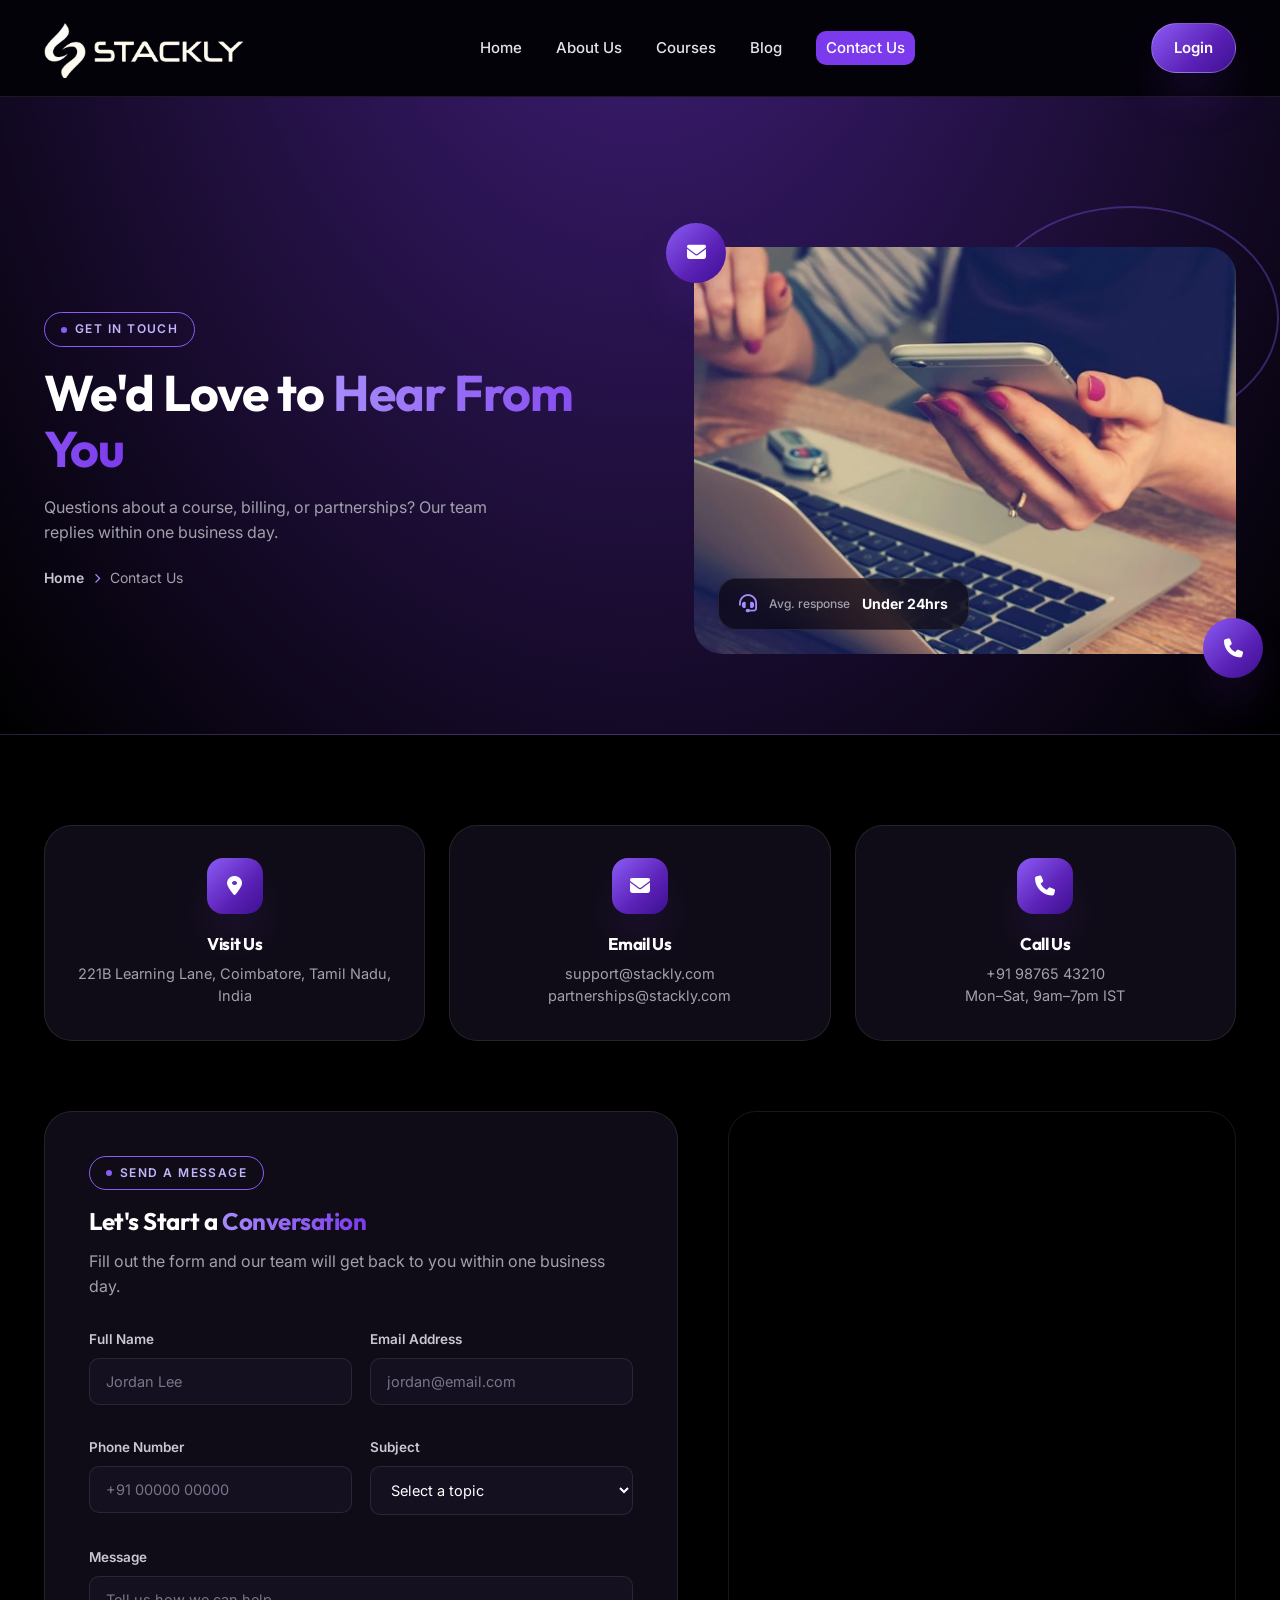
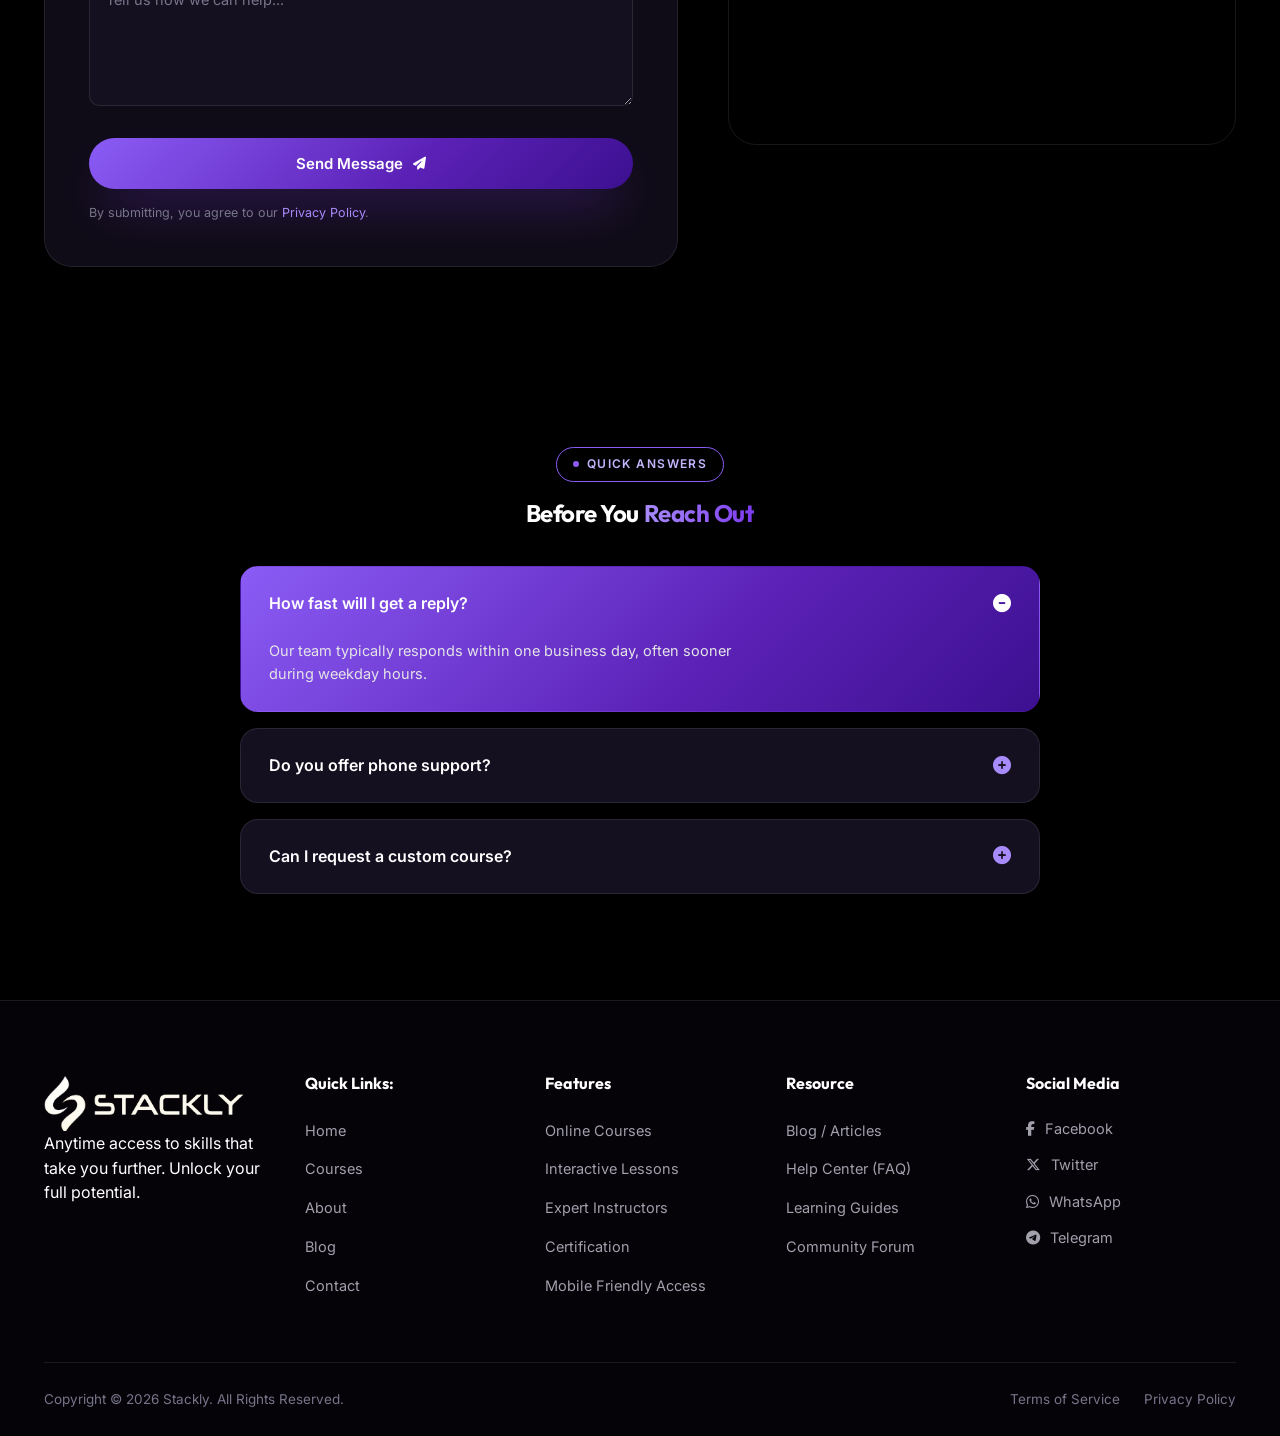
<file: contact.html>
<!DOCTYPE html>
<html lang="en">

<head>
    <meta charset="UTF-8">
    <meta name="viewport" content="width=device-width, initial-scale=1.0">
    <title>Contact Us — Stackly</title>
    <link rel="preconnect" href="https://fonts.googleapis.com">
    <link
        href="https://fonts.googleapis.com/css2?family=Outfit:wght@400;500;600;700;800&family=Inter:wght@400;500;600;700&display=swap"
        rel="stylesheet">
    <link rel="stylesheet" href="https://cdnjs.cloudflare.com/ajax/libs/font-awesome/6.5.1/css/all.min.css">
    <link rel="stylesheet" href="style.css">
    <link rel="stylesheet" href="animation.css">
</head>

<body>

    <header>
        <nav>
            <a href="./home.html" class="logo"><img src="./src/images/Untitled design (1)-compressed_11zon.webp" alt=""></a>
            <ul class="nav-links">
                <li><a href="./home.html">Home</a></li>
                <li><a href="./about.html">About Us</a></li>
                <li><a href="./courses.html">Courses</a></li>
                <li><a href="./blog.html">Blog</a></li>
                <li><a href="./contact.html" class="active">Contact Us</a></li>
            </ul>
            <div class="nav-actions">
                <a href="./login.html" class="btn btn-outline" style="padding:12px 22px;">Login</a>
                <a href="./signup.html" class="btn btn-primary">Get Started</a>
                <button class="mobile-toggle" id="mobileToggle" aria-label="Toggle menu"><i class="fa-solid fa-bars"></i></button>
            </div>
        </nav>
        <div class="mobile-panel" id="mobilePanel">
           
            <a href="./home.html">Home</a>
            <a href="./about.html">About Us</a>
            <a href="./courses.html">Courses</a>
            <a href="./blog.html">Blog</a>
            <a href="./contact.html">Contact Us</a>
            <a href="./login.html">Login</a>
            <a href="./signup.html" class="btn btn-primary">Get Started</a>
        </div>
    </header>

    <!-- PAGE HEADER -->
    <section class="page-header">
        <div class="container page-header-inner">
            <div>
                <span class="eyebrow load-in">Get in Touch</span>
                <h1 class="load-in d1">We'd Love to <span class="text-grad">Hear From You</span></h1>
                <p class="lead load-in d2">Questions about a course, billing, or partnerships? Our team replies within one business day.</p>
                <div class="breadcrumb load-in d3">
                    <a href="./home.html">Home</a><i class="fa-solid fa-chevron-right"></i><span>Contact Us</span>
                </div>
            </div>
            <div class="page-header-figure load-in d2">
                <div class="ring"></div>
                <div class="page-header-img-wrap">
                    <img src="./src/images/image-1-compressed-3.webp" alt="Customer support team member">
                    <div class="page-header-stat-chip"><i class="fa-solid fa-headset"></i><span>Avg. response</span> Under 24hrs</div>
                </div>
                <div class="float-badge b1"><i class="fa-solid fa-envelope"></i></div>
                <div class="float-badge b2"><i class="fa-solid fa-phone"></i></div>
            </div>
        </div>
    </section>

    <!-- CONTACT INFO CARDS -->
    <section class="reveal">
        <div class="container">
            <div class="contact-info-grid reveal-stagger">
                <div class="contact-info-card">
                    <div class="feat-icon"><i class="fa-solid fa-location-dot"></i></div>
                    <h4>Visit Us</h4>
                    <p>221B Learning Lane, Coimbatore, Tamil Nadu, India</p>
                </div>
                <div class="contact-info-card">
                    <div class="feat-icon"><i class="fa-solid fa-envelope"></i></div>
                    <h4>Email Us</h4>
                    <p>support@stackly.com<br>partnerships@stackly.com</p>
                </div>
                <div class="contact-info-card">
                    <div class="feat-icon"><i class="fa-solid fa-phone"></i></div>
                    <h4>Call Us</h4>
                    <p>+91 98765 43210<br>Mon–Sat, 9am–7pm IST</p>
                </div>
            </div>

            <div class="contact-wrap">
                <div class="contact-form-card">
                    <span class="eyebrow">Send a Message</span>
                    <h2>Let's Start a <span class="text-grad">Conversation</span></h2>
                    <p style="color:var(--gray-400);margin:14px 0 30px;">Fill out the form and our team will get back to you within one business day.</p>
<form id="contactForm" novalidate>

    <div class="form-row">

        <div class="form-group">
            <label for="fname">Full Name</label>
            <input id="fname" type="text" placeholder="Jordan Lee">
            <small class="error-msg"></small>
        </div>

        <div class="form-group">
            <label for="femail">Email Address</label>
            <input id="femail" type="email" placeholder="jordan@email.com">
            <small class="error-msg"></small>
        </div>

    </div>

    <div class="form-row">

        <div class="form-group">
            <label for="fphone">Phone Number</label>
            <input id="fphone" type="tel" placeholder="+91 00000 00000">
            <small class="error-msg"></small>
        </div>

        <div class="form-group">
            <label for="fsubject">Subject</label>

            <select id="fsubject">
                <option value="">Select a topic</option>
                <option>Course Enquiry</option>
                <option>Billing & Payments</option>
                <option>Partnerships</option>
                <option>Technical Support</option>
                <option>Other</option>
            </select>

            <small class="error-msg"></small>
        </div>

    </div>

    <div class="form-row">

        <div class="form-group full">
            <label for="fmsg">Message</label>
            <textarea id="fmsg" placeholder="Tell us how we can help..."></textarea>
            <small class="error-msg"></small>
        </div>

    </div>

    <button type="submit" class="btn btn-primary" style="width:100%;justify-content:center;">
        Send Message
        <i class="fa-solid fa-paper-plane"></i>
    </button>

    <p class="form-note">
        By submitting, you agree to our
        <a href="./404.html" style="color:var(--purple-400);">Privacy Policy</a>.
    </p>

</form>
                </div>

                <div class="contact-map">
                    <iframe src="https://www.openstreetmap.org/export/embed.html?bbox=76.9%2C10.9%2C77.1%2C11.1&layer=mapnik" title="Map"></iframe>
                </div>
            </div>
        </div>
    </section>

    <!-- FAQ MINI -->
    <section class="reveal">
        <div class="container">
            <div class="section-head" style="margin:0 auto 40px;text-align:center;max-width:600px;">
                <span class="eyebrow">Quick Answers</span>
                <h2>Before You <span class="text-grad">Reach Out</span></h2>
            </div>
            <div class="faq-list" style="max-width:800px;margin:0 auto;">
                <div class="faq-item open">
                    <div class="faq-q">How fast will I get a reply? <i class="fa-solid fa-circle-minus"></i></div>
                    <div class="faq-a"><div class="faq-a-inner">Our team typically responds within one business day, often sooner during weekday hours.</div></div>
                </div>
                <div class="faq-item">
                    <div class="faq-q">Do you offer phone support? <i class="fa-solid fa-circle-plus"></i></div>
                    <div class="faq-a"><div class="faq-a-inner">Yes, phone support is available Monday to Saturday, 9am–7pm IST at the number listed above.</div></div>
                </div>
                <div class="faq-item">
                    <div class="faq-q">Can I request a custom course? <i class="fa-solid fa-circle-plus"></i></div>
                    <div class="faq-a"><div class="faq-a-inner">Absolutely — select "Course Enquiry" in the form above and describe what you're looking for.</div></div>
                </div>
            </div>
        </div>
    </section>

    <!-- FOOTER -->
    <footer id="contact" class="reveal">
        <div class="container">
            <div class="footer-grid">
 <div><a href="./home.html" class="logo"><img src="./src/images/Untitled design (1)-compressed_11zon.webp" alt=""></a><p>
                  Anytime access to skills that take you further. Unlock your full potential.
                </p></div>                <div>
                    <h5>Quick Links:</h5>
                    <ul>
                        <li><a href="./home.html">Home</a></li>
                        <li><a href="./courses.html">Courses</a></li>
                        <li><a href="./about.html">About</a></li>
                        <li><a href="./blog.html">Blog</a></li>
                        <li><a href="./contact.html">Contact</a></li>
                    </ul>
                </div>
                <div>
                    <h5>Features</h5>
                    <ul>
                        <li><a href="./404.html">Online Courses</a></li>
                        <li><a href="./404.html">Interactive Lessons</a></li>
                        <li><a href="./404.html">Expert Instructors</a></li>
                        <li><a href="./404.html">Certification</a></li>
                        <li><a href="./404.html">Mobile Friendly Access</a></li>
                    </ul>
                </div>
                <div>
                    <h5>Resource</h5>
                    <ul>
                        <li><a href="./blog.html">Blog / Articles</a></li>
                        <li><a href="./contact.html">Help Center (FAQ)</a></li>
                        <li><a href="./404.html">Learning Guides</a></li>
                        <li><a href="./404.html">Community Forum</a></li>
                    </ul>
                </div>
                <div>
                    <h5>Social Media</h5>
                    <ul class="social">
                        <li><a href="./404.html"><i class="fa-brands fa-facebook-f"></i> Facebook</a></li>
                        <li><a href="./404.html"><i class="fa-brands fa-x-twitter"></i> Twitter</a></li>
                        <li><a href="./404.html"><i class="fa-brands fa-whatsapp"></i> WhatsApp</a></li>
                        <li><a href="./404.html"><i class="fa-brands fa-telegram"></i> Telegram</a></li>
                    </ul>
                </div>
            </div>

            <div class="footer-bottom">
                <span>Copyright © 2026 Stackly. All Rights Reserved.</span>
                <div class="links"><a href="./404.html">Terms of Service</a><a href="./404.html">Privacy Policy</a></div>
            </div>
        </div>
    </footer>

    <script src="animation.js"></script>
    <script>
        const form = document.getElementById("contactForm");

form.addEventListener("submit", function(e){

    e.preventDefault();

    clearErrors();

    let valid = true;

    const name = document.getElementById("fname");
    const email = document.getElementById("femail");
    const phone = document.getElementById("fphone");
    const subject = document.getElementById("fsubject");
    const message = document.getElementById("fmsg");

const emailPattern = /^[a-zA-Z0-9._%+-]+@[a-zA-Z0-9.-]+\.(com|in)$/i;
    const phonePattern = /^[6-9]\d{9}$/;

    // Name
    if(name.value.trim() === ""){
        showError(name,"Please enter your full name.");
        valid = false;
    }

    // Email
    if(email.value.trim() === ""){
        showError(email,"Email is required.");
        valid = false;
    }
    else if(!emailPattern.test(email.value.trim())){
        showError(email," The Email Must ends with .in or .com.");
        valid = false;
    }

    // Phone
    if(phone.value.trim() === ""){
        showError(phone,"Phone number is required.");
        valid = false;
    }
    else if(!phonePattern.test(phone.value.trim())){
        showError(phone,"Enter a valid 10-digit mobile number.");
        valid = false;
    }

    // Subject
    if(subject.value === ""){
        showError(subject,"Please select a subject.");
        valid = false;
    }

    // Message
    if(message.value.trim() === ""){
        showError(message,"Please enter your message.");
        valid = false;
    }

    if(valid){

      

        form.reset();

    }

});

function showError(input,message){

    input.classList.add("error");

    input.parentElement.querySelector(".error-msg").textContent = message;

}

function clearErrors(){

    document.querySelectorAll(".error-msg").forEach(error=>{
        error.textContent = "";
    });

    document.querySelectorAll("#contactForm input,#contactForm select,#contactForm textarea").forEach(field=>{
        field.classList.remove("error");
    });

}
    </script>
</body>

</html>
</file>
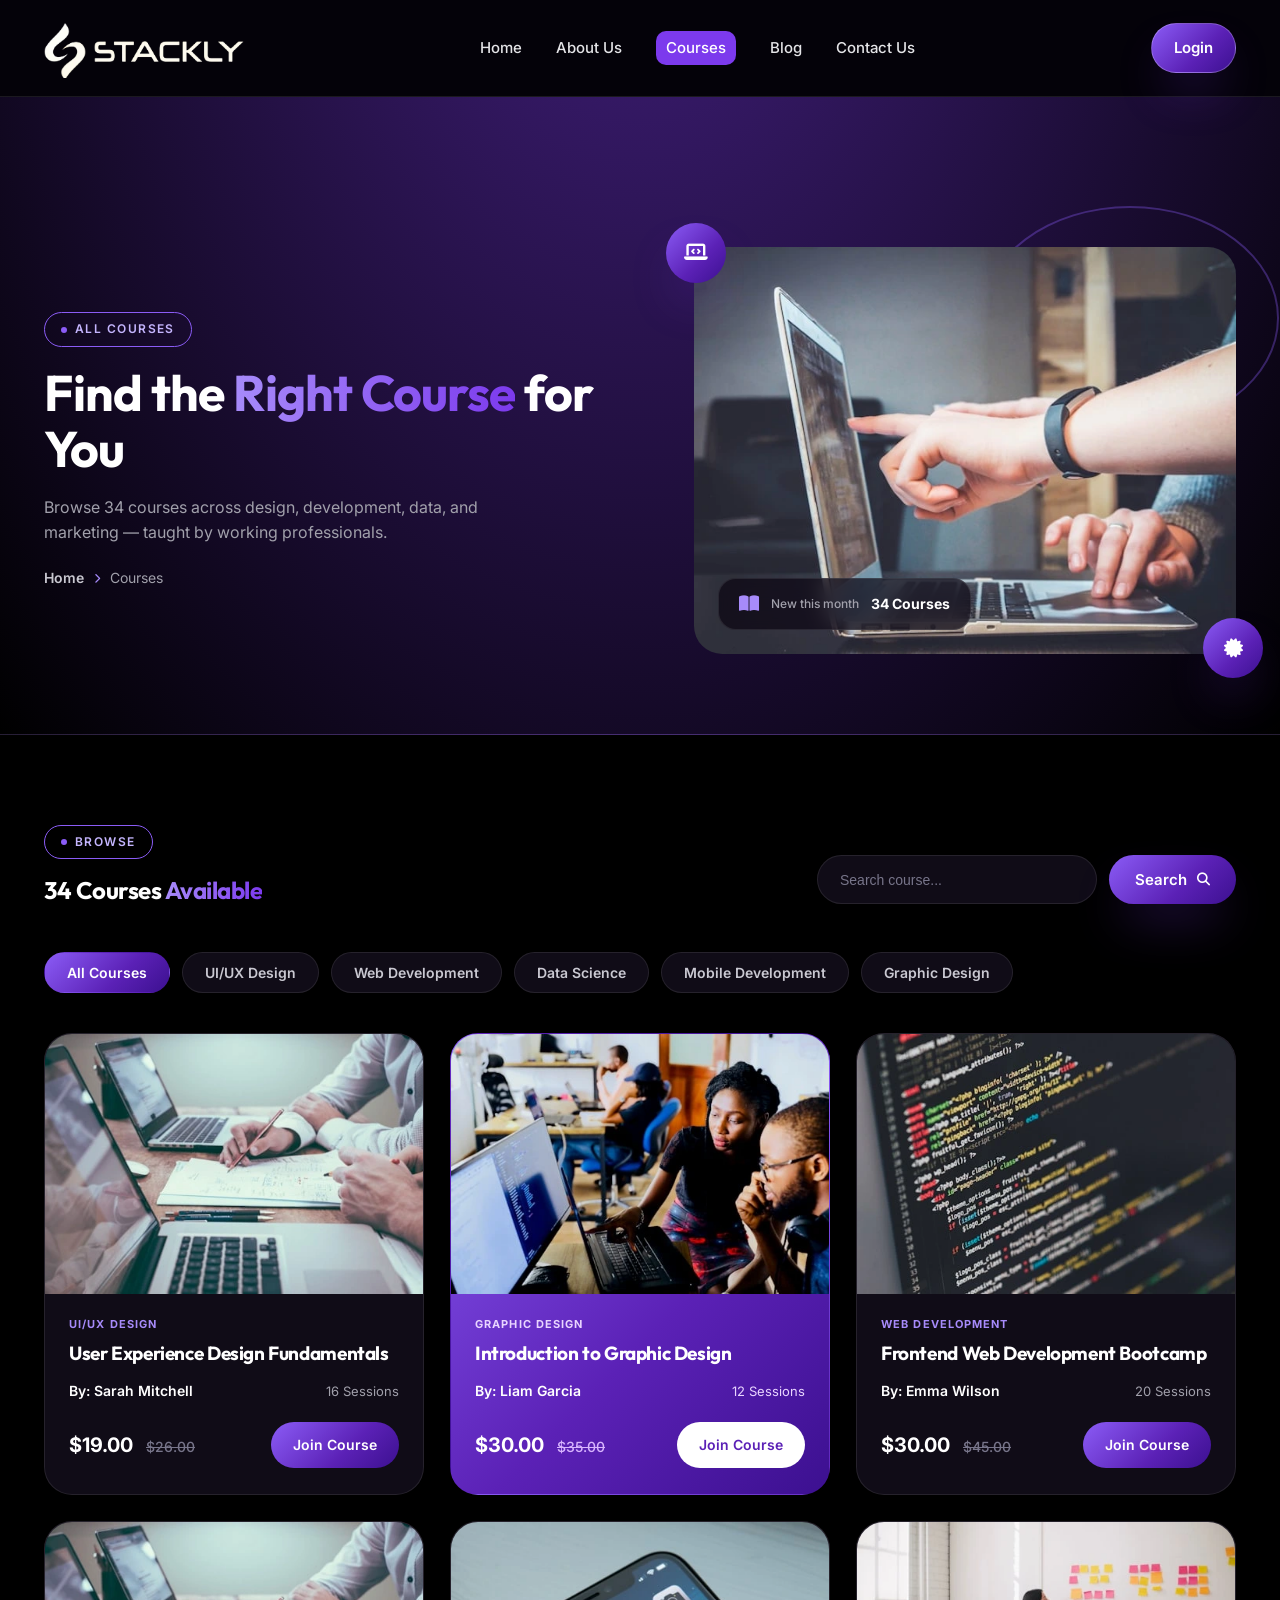
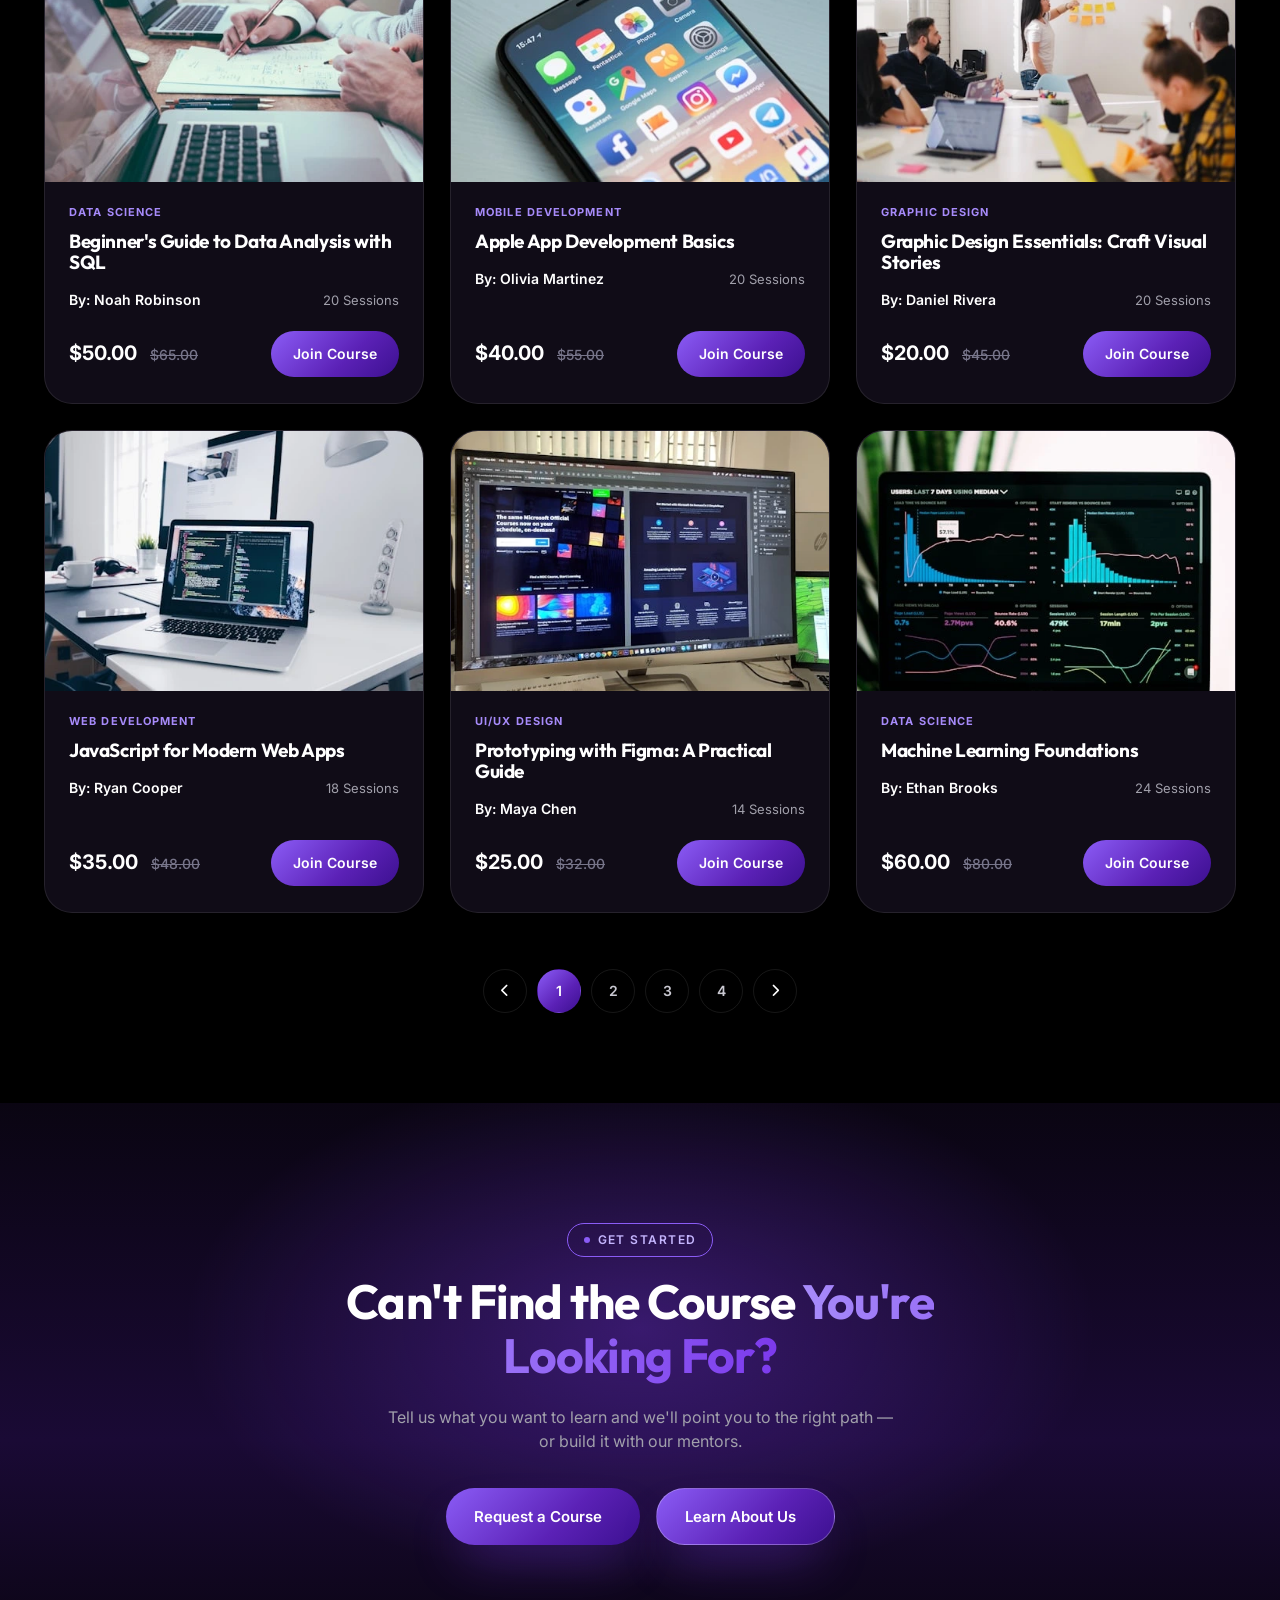
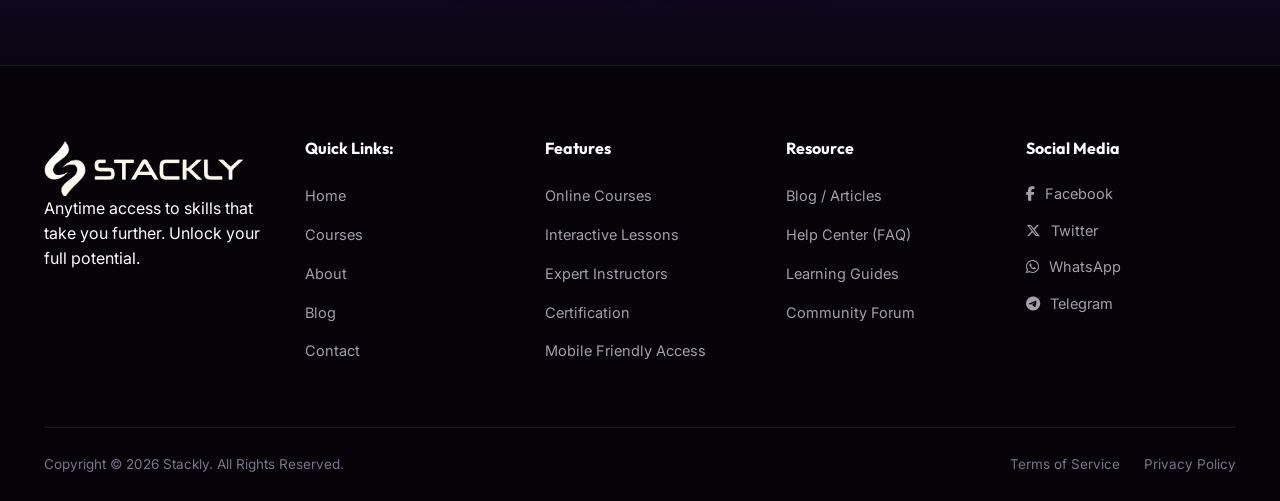
<file: courses.html>
<!DOCTYPE html>
<html lang="en">

<head>
    <meta charset="UTF-8">
    <meta name="viewport" content="width=device-width, initial-scale=1.0">
    <title>Courses — Stackly</title>
    <link rel="preconnect" href="https://fonts.googleapis.com">
    <link
        href="https://fonts.googleapis.com/css2?family=Outfit:wght@400;500;600;700;800&family=Inter:wght@400;500;600;700&display=swap"
        rel="stylesheet">
    <link rel="stylesheet" href="https://cdnjs.cloudflare.com/ajax/libs/font-awesome/6.5.1/css/all.min.css">
    <link rel="stylesheet" href="style.css">
    <link rel="stylesheet" href="animation.css">
</head>

<body>

    <header>
        <nav>
            <a href="./home.html" class="logo"><img src="./src/images/Untitled design (1)-compressed_11zon.webp" alt=""></a>
            <ul class="nav-links">
                <li><a href="./home.html">Home</a></li>
                <li><a href="./about.html">About Us</a></li>
                <li><a href="./courses.html" class="active">Courses</a></li>
                <li><a href="./blog.html">Blog</a></li>
                <li><a href="./contact.html">Contact Us</a></li>
            </ul>
            <div class="nav-actions">
                <a href="./login.html" class="btn btn-outline" style="padding:12px 22px;">Login</a>
                <a href="./signup.html" class="btn btn-primary">Get Started</a>
                <button class="mobile-toggle" id="mobileToggle" aria-label="Toggle menu"><i class="fa-solid fa-bars"></i></button>
            </div>
        </nav>
        <div class="mobile-panel" id="mobilePanel">
            
            <a href="./home.html">Home</a>
            <a href="./about.html">About Us</a>
            <a href="./courses.html">Courses</a>
            <a href="./blog.html">Blog</a>
            <a href="./contact.html">Contact Us</a>
            <a href="./login.html">Login</a>
            <a href="./signup.html" class="btn btn-primary">Get Started</a>
        </div>
    </header>

    <!-- PAGE HEADER -->
    <section class="page-header">
        <div class="container page-header-inner">
            <div>
                <span class="eyebrow load-in">All Courses</span>
                <h1 class="load-in d1">Find the <span class="text-grad">Right Course</span> for You</h1>
                <p class="lead load-in d2">Browse 34 courses across design, development, data, and marketing — taught by working professionals.</p>
                <div class="breadcrumb load-in d3">
                    <a href="./home.html">Home</a><i class="fa-solid fa-chevron-right"></i><span>Courses</span>
                </div>
            </div>
            <div class="page-header-figure load-in d2">
                <div class="ring"></div>
                <div class="page-header-img-wrap">
                    <img src="./src/images/image-1-compressed-2.webp" alt="Student learning on laptop">
                    <div class="page-header-stat-chip"><i class="fa-solid fa-book-open"></i><span>New this month</span> 34 Courses</div>
                </div>
                <div class="float-badge b1"><i class="fa-solid fa-laptop-code"></i></div>
                <div class="float-badge b2"><i class="fa-solid fa-certificate"></i></div>
            </div>
        </div>
    </section>

    <!-- COURSES GRID -->
    <section class="reveal">
        <div class="container">
            <div class="courses-head">
                <div class="section-head">
                    <span class="eyebrow">Browse</span>
                    <h2>34 Courses <span class="text-grad">Available</span></h2>
                </div>
                <div class="search-bar">
                    <input type="text" placeholder="Search course...">
                    <button class="btn btn-primary">Search <i class="fa-solid fa-magnifying-glass"></i></button>
                </div>
            </div>

            <div class="filter-toolbar">
                <button class="filter-chip active" data-filter="all">All Courses</button>
                <button class="filter-chip" data-filter="uiux">UI/UX Design</button>
                <button class="filter-chip" data-filter="dev">Web Development</button>
                <button class="filter-chip" data-filter="data">Data Science</button>
                <button class="filter-chip" data-filter="mobile">Mobile Development</button>
                <button class="filter-chip" data-filter="graphic">Graphic Design</button>
            </div>

            <div class="course-grid" id="courseGrid">
                <div class="course-card" data-cat="uiux">
                    <div class="course-thumb"><img src="./src/images/image-8-compressed.webp" alt=""></div>
                    <div class="course-body">
                        <div class="course-cat">UI/UX Design</div>
                        <h3>User Experience Design Fundamentals</h3>
                        <div class="course-instructor">
                            <div class="instructor">By: Sarah Mitchell</div>
                            <div class="sessions">16 Sessions</div>
                        </div>
                        <div class="course-foot"><div class="price">$19.00 <del>$26.00</del></div><a href="./404.html" class="join-btn">Join Course</a></div>
                    </div>
                </div>

                <div class="course-card featured" data-cat="graphic">
                    <div class="course-thumb"><img src="./src/images/image-4-compressed-1.webp" alt=""></div>
                    <div class="course-body">
                        <div class="course-cat">Graphic Design</div>
                        <h3>Introduction to Graphic Design</h3>
                        <div class="course-instructor">
                            <div class="instructor">By:  Liam Garcia</div>
                            <div class="sessions">12 Sessions</div>
                        </div>
                        <div class="course-foot"><div class="price">$30.00 <del>$35.00</del></div><a href="./404.html" class="join-btn">Join Course</a></div>
                    </div>
                </div>

                <div class="course-card" data-cat="dev">
                    <div class="course-thumb"><img src="./src/images/image-6-compressed-1.webp" alt=""></div>
                    <div class="course-body">
                        <div class="course-cat">Web Development</div>
                        <h3>Frontend Web Development Bootcamp</h3>
                        <div class="course-instructor">
                            <div class="instructor">By:  Emma Wilson</div>
                            <div class="sessions">20 Sessions</div>
                        </div>
                        <div class="course-foot"><div class="price">$30.00 <del>$45.00</del></div><a href="./404.html" class="join-btn">Join Course</a></div>
                    </div>
                </div>

                <div class="course-card" data-cat="data">
                    <div class="course-thumb"><img src="./src/images/image-8-compressed.webp" alt=""></div>
                    <div class="course-body">
                        <div class="course-cat">Data Science</div>
                        <h3>Beginner's Guide to Data Analysis with SQL</h3>
                        <div class="course-instructor">
                            <div class="instructor">By:  Noah Robinson</div>
                            <div class="sessions">20 Sessions</div>
                        </div>
                        <div class="course-foot"><div class="price">$50.00 <del>$65.00</del></div><a href="./404.html" class="join-btn">Join Course</a></div>
                    </div>
                </div>

                <div class="course-card" data-cat="mobile">
                    <div class="course-thumb"><img src="./src/images/image-10-compressed.webp" alt=""></div>
                    <div class="course-body">
                        <div class="course-cat">Mobile Development</div>
                        <h3>Apple App Development Basics</h3>
                        <div class="course-instructor">
                            <div class="instructor">By:  Olivia Martinez</div>
                            <div class="sessions">20 Sessions</div>
                        </div>
                        <div class="course-foot"><div class="price">$40.00 <del>$55.00</del></div><a href="./404.html" class="join-btn">Join Course</a></div>
                    </div>
                </div>

                <div class="course-card" data-cat="graphic">
                    <div class="course-thumb"><img src="./src/images/image-12-compressed.webp" alt=""></div>
                    <div class="course-body">
                        <div class="course-cat">Graphic Design</div>
                        <h3>Graphic Design Essentials: Craft Visual Stories</h3>
                        <div class="course-instructor">
                            <div class="instructor">By:  Daniel Rivera</div>
                            <div class="sessions">20 Sessions</div>
                        </div>
                        <div class="course-foot"><div class="price">$20.00 <del>$45.00</del></div><a href="./404.html" class="join-btn">Join Course</a></div>
                    </div>
                </div>

                <div class="course-card" data-cat="dev">
                    <div class="course-thumb"><img src="./src/images/image-14-compressed.webp" alt=""></div>
                    <div class="course-body">
                        <div class="course-cat">Web Development</div>
                        <h3>JavaScript for Modern Web Apps</h3>
                        <div class="course-instructor">
                            <div class="instructor">By:  Ryan Cooper</div>
                            <div class="sessions">18 Sessions</div>
                        </div>
                        <div class="course-foot"><div class="price">$35.00 <del>$48.00</del></div><a href="./404.html" class="join-btn">Join Course</a></div>
                    </div>
                </div>

                <div class="course-card" data-cat="uiux">
                    <div class="course-thumb"><img src="./src/images/image-16-compressed.webp" alt=""></div>
                    <div class="course-body">
                        <div class="course-cat">UI/UX Design</div>
                        <h3>Prototyping with Figma: A Practical Guide</h3>
                        <div class="course-instructor">
                            <div class="instructor">By:  Maya Chen</div>
                            <div class="sessions">14 Sessions</div>
                        </div>
                        <div class="course-foot"><div class="price">$25.00 <del>$32.00</del></div><a href="./404.html" class="join-btn">Join Course</a></div>
                    </div>
                </div>

                <div class="course-card" data-cat="data">
                    <div class="course-thumb"><img src="./src/images/image-18-compressed.webp" alt=""></div>
                    <div class="course-body">
                        <div class="course-cat">Data Science</div>
                        <h3>Machine Learning Foundations</h3>
                        <div class="course-instructor">
                            <div class="instructor">By:  Ethan Brooks</div>
                            <div class="sessions">24 Sessions</div>
                        </div>
                        <div class="course-foot"><div class="price">$60.00 <del>$80.00</del></div><a href="./404.html" class="join-btn">Join Course</a></div>
                    </div>
                </div>
            </div>

            <div class="pagination">
                <a href="./404.html" class="page-arrow"><i class="fa-solid fa-chevron-left"></i></a>
                <a href="./404.html" class="page-num active">1</a>
                <a href="./404.html" class="page-num">2</a>
                <a href="./404.html" class="page-num">3</a>
                <a href="./404.html" class="page-num">4</a>
                <a href="./404.html" class="page-arrow"><i class="fa-solid fa-chevron-right"></i></a>
            </div>
        </div>
    </section>

    <!-- CTA -->
    <section class="cta reveal" id="get-started">
        <div class="container" style="position:relative;">
            <span class="eyebrow">Get Started</span>
            <h2>Can't Find the Course <span class="text-grad">You're Looking For?</span></h2>
            <p>Tell us what you want to learn and we'll point you to the right path — or build it with our mentors.</p>
            <div class="cta-btns">
                <a href="./contact.html" class="btn btn-primary">Request a Course <i class="fa-solid fa-arrow-up-right"></i></a>
                <a href="./about.html" class="btn btn-outline">Learn About Us <i class="fa-solid fa-arrow-up-right"></i></a>
            </div>
        </div>
    </section>

    <!-- FOOTER -->
     <footer id="contact" class="reveal">
        <div class="container">
            <div class="footer-grid">
 <div><a href="./home.html" class="logo"><img src="./src/images/Untitled design (1)-compressed_11zon.webp" alt=""></a><p>
                  Anytime access to skills that take you further. Unlock your full potential.
                </p></div>                <div>
                    <h5>Quick Links:</h5>
                    <ul>
                        <li><a href="./home.html">Home</a></li>
                        <li><a href="./courses.html">Courses</a></li>
                        <li><a href="./about.html">About</a></li>
                        <li><a href="./blog.html">Blog</a></li>
                        <li><a href="./contact.html">Contact</a></li>
                    </ul>
                </div>
                <div>
                    <h5>Features</h5>
                    <ul>
                        <li><a href="./404.html">Online Courses</a></li>
                        <li><a href="./404.html">Interactive Lessons</a></li>
                        <li><a href="./404.html">Expert Instructors</a></li>
                        <li><a href="./404.html">Certification</a></li>
                        <li><a href="./404.html">Mobile Friendly Access</a></li>
                    </ul>
                </div>
                <div>
                    <h5>Resource</h5>
                    <ul>
                        <li><a href="./blog.html">Blog / Articles</a></li>
                        <li><a href="./contact.html">Help Center (FAQ)</a></li>
                        <li><a href="./404.html">Learning Guides</a></li>
                        <li><a href="./404.html">Community Forum</a></li>
                    </ul>
                </div>
                <div>
                    <h5>Social Media</h5>
                    <ul class="social">
                        <li><a href="./404.html"><i class="fa-brands fa-facebook-f"></i> Facebook</a></li>
                        <li><a href="./404.html"><i class="fa-brands fa-x-twitter"></i> Twitter</a></li>
                        <li><a href="./404.html"><i class="fa-brands fa-whatsapp"></i> WhatsApp</a></li>
                        <li><a href="./404.html"><i class="fa-brands fa-telegram"></i> Telegram</a></li>
                    </ul>
                </div>
            </div>

            <div class="footer-bottom">
                <span>Copyright © 2026 Stackly. All Rights Reserved.</span>
                <div class="links"><a href="./404.html">Terms of Service</a><a href="./404.html">Privacy Policy</a></div>
            </div>
        </div>
    </footer>

    <script src="animation.js"></script>
</body>

</html>
</file>
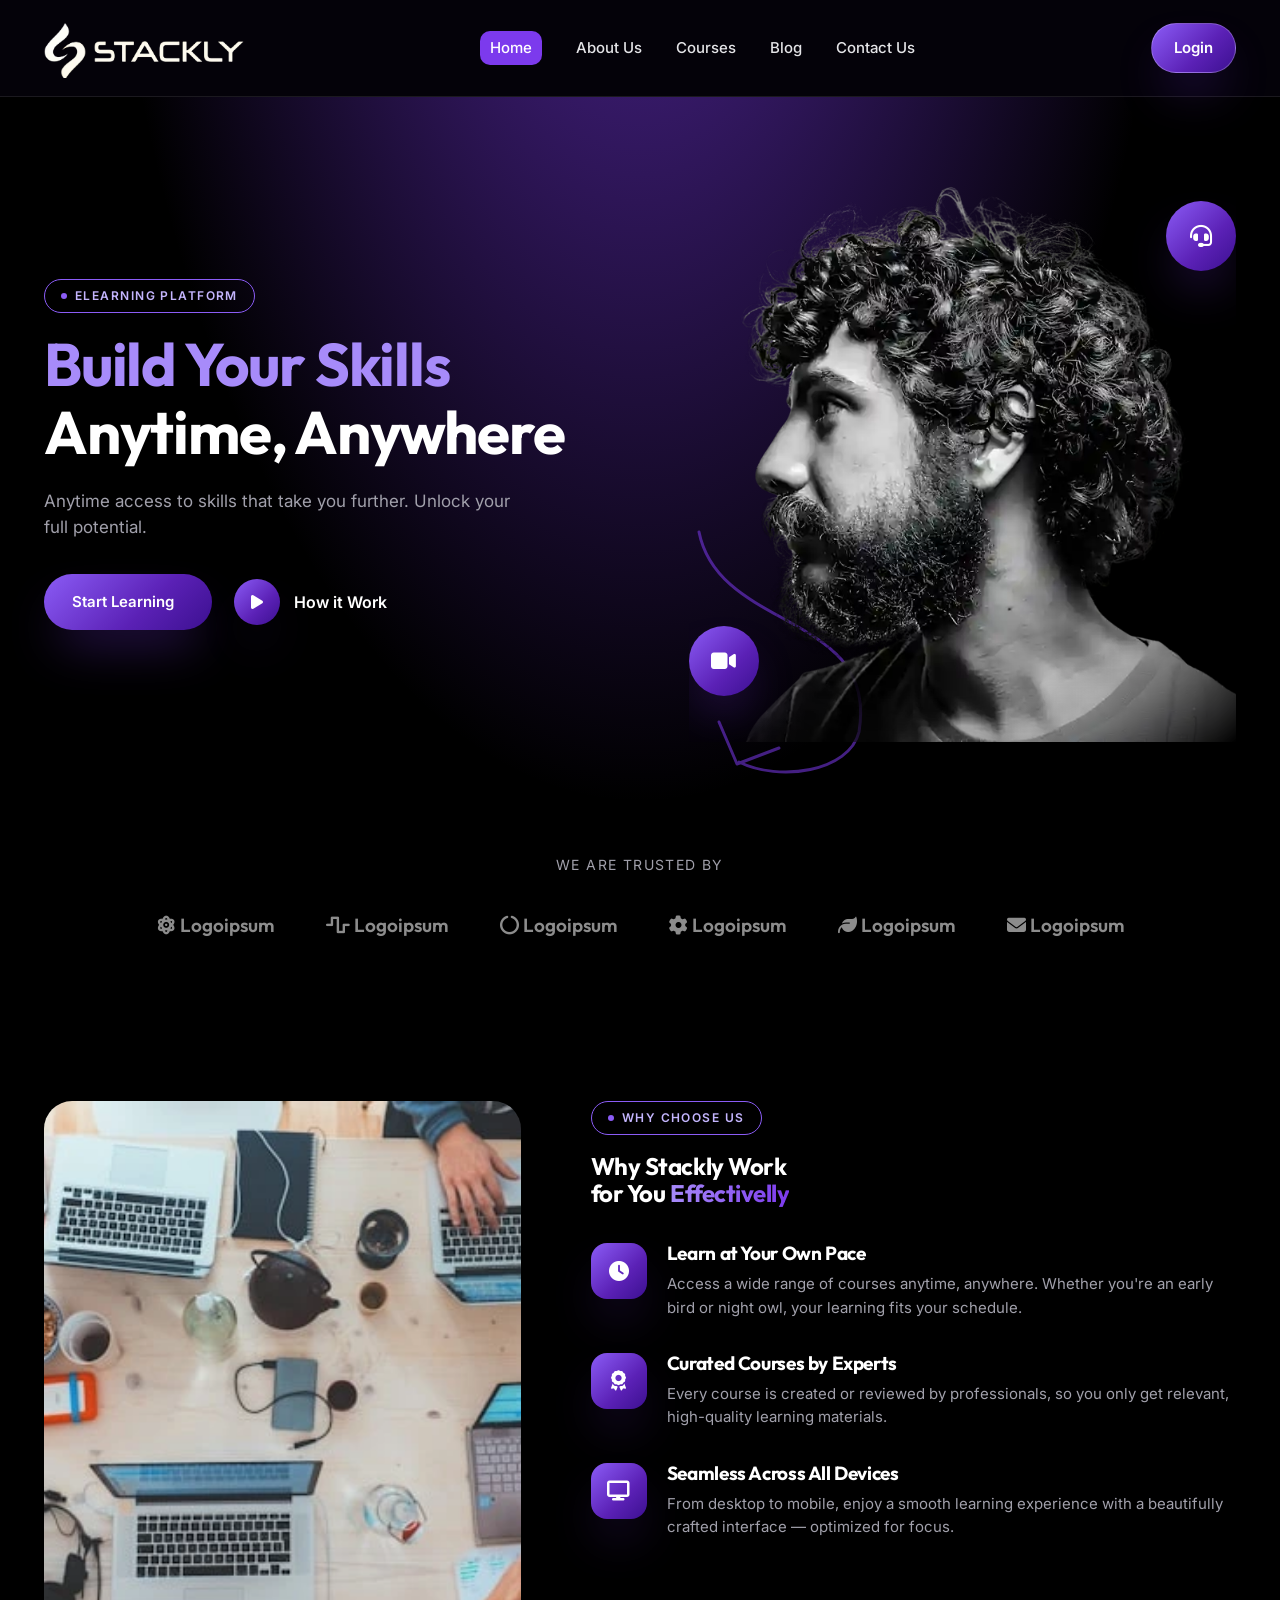
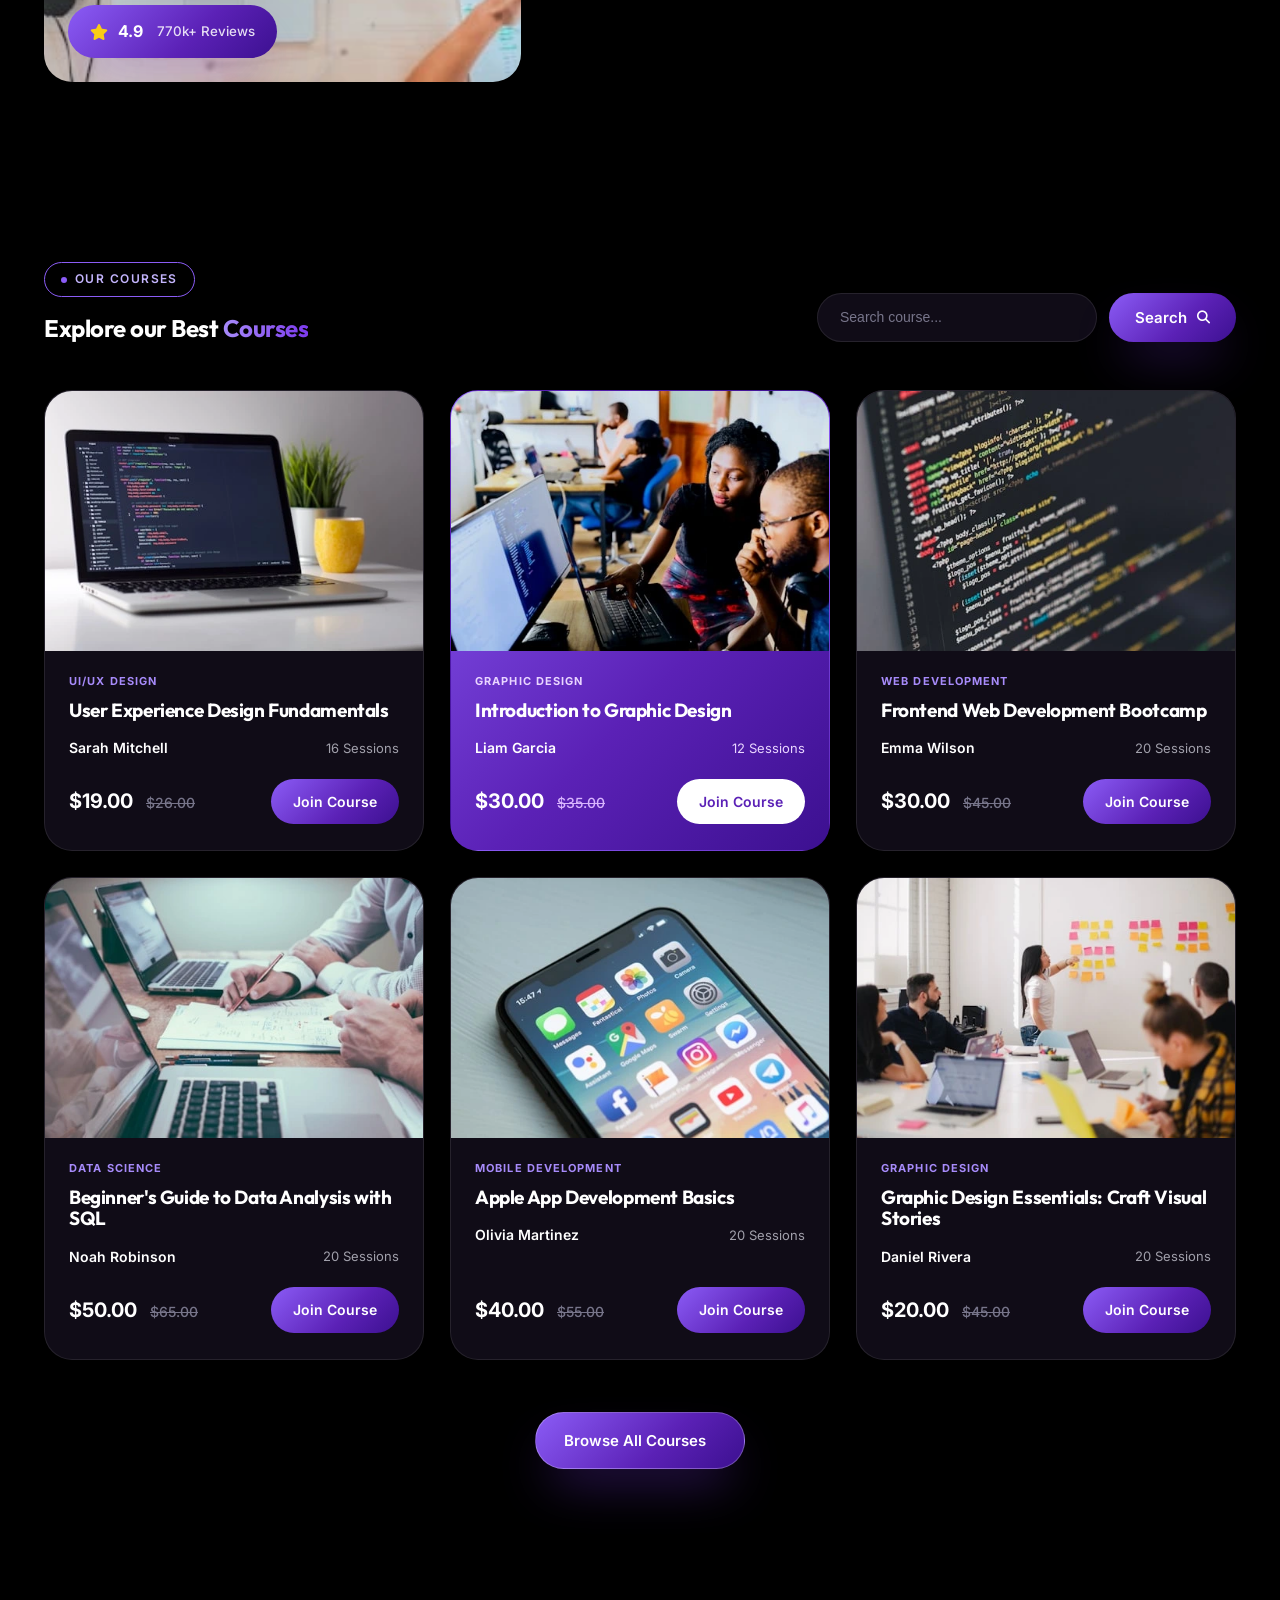
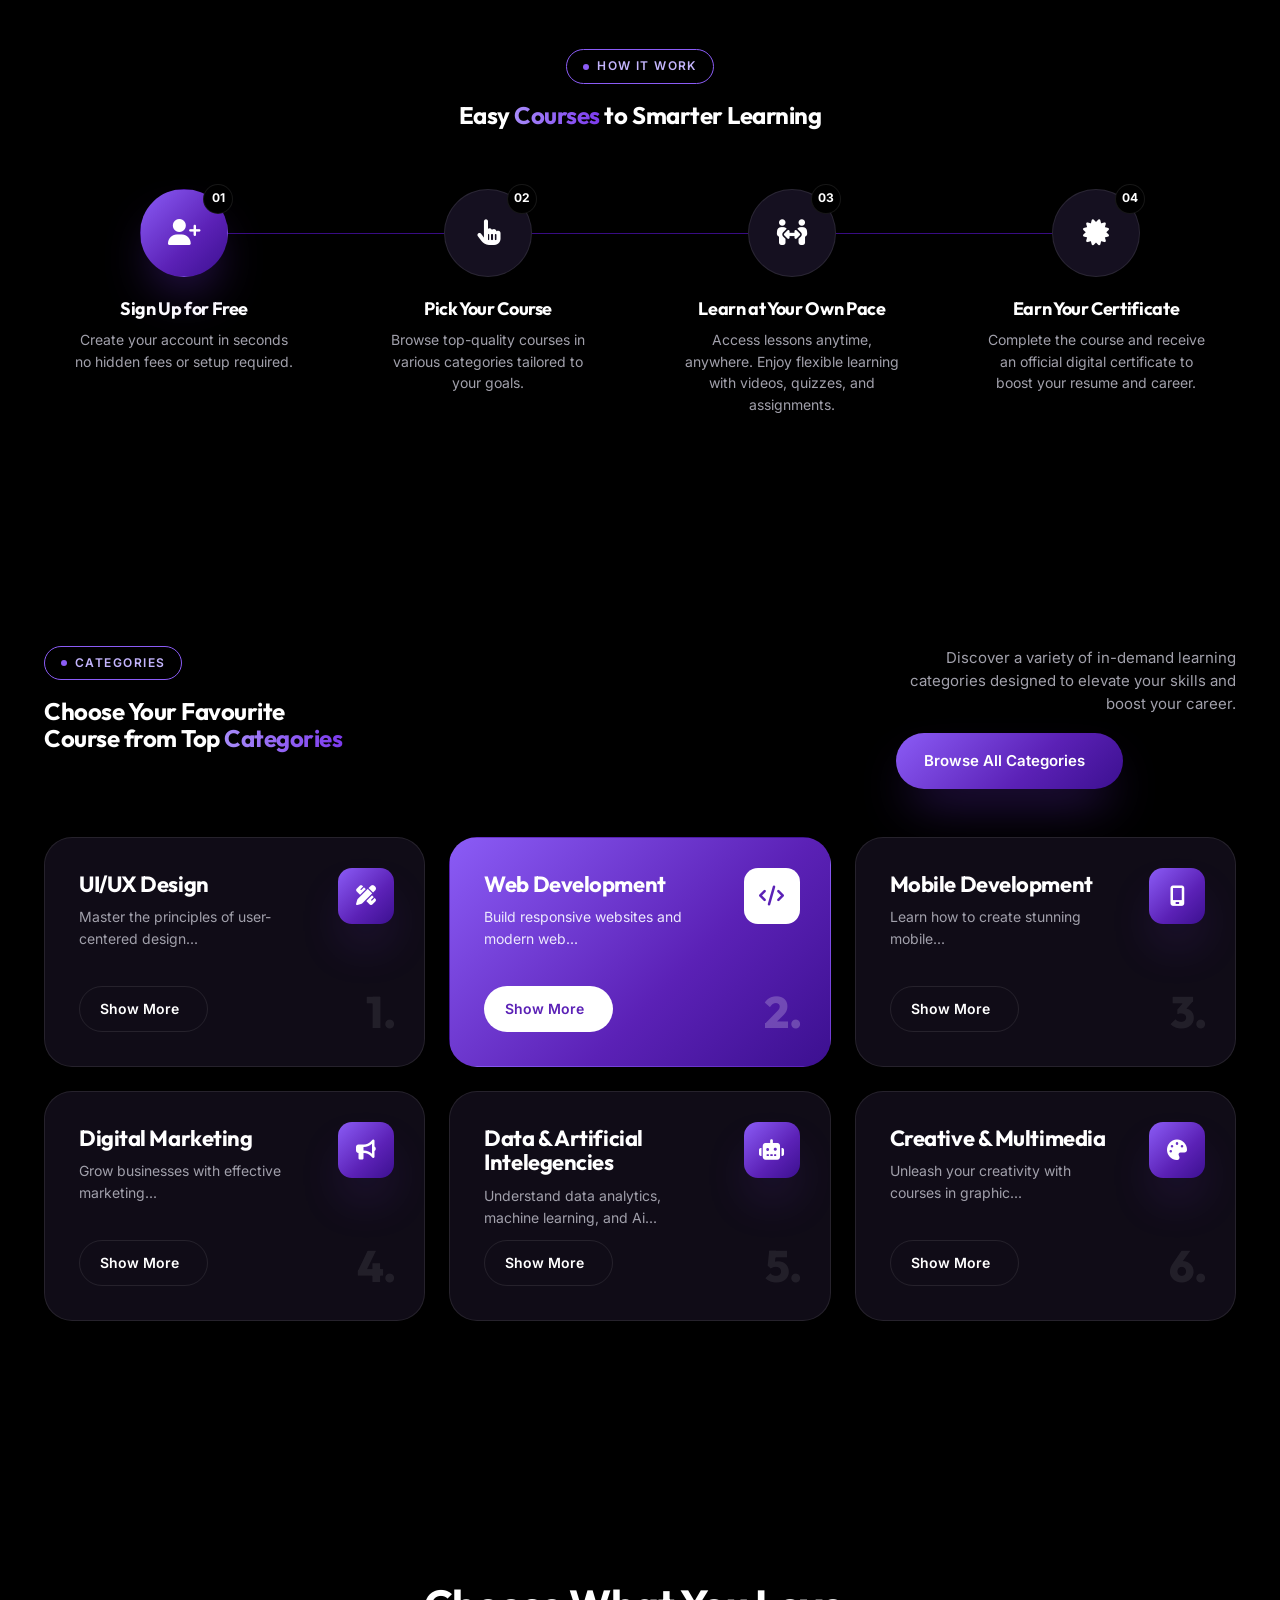
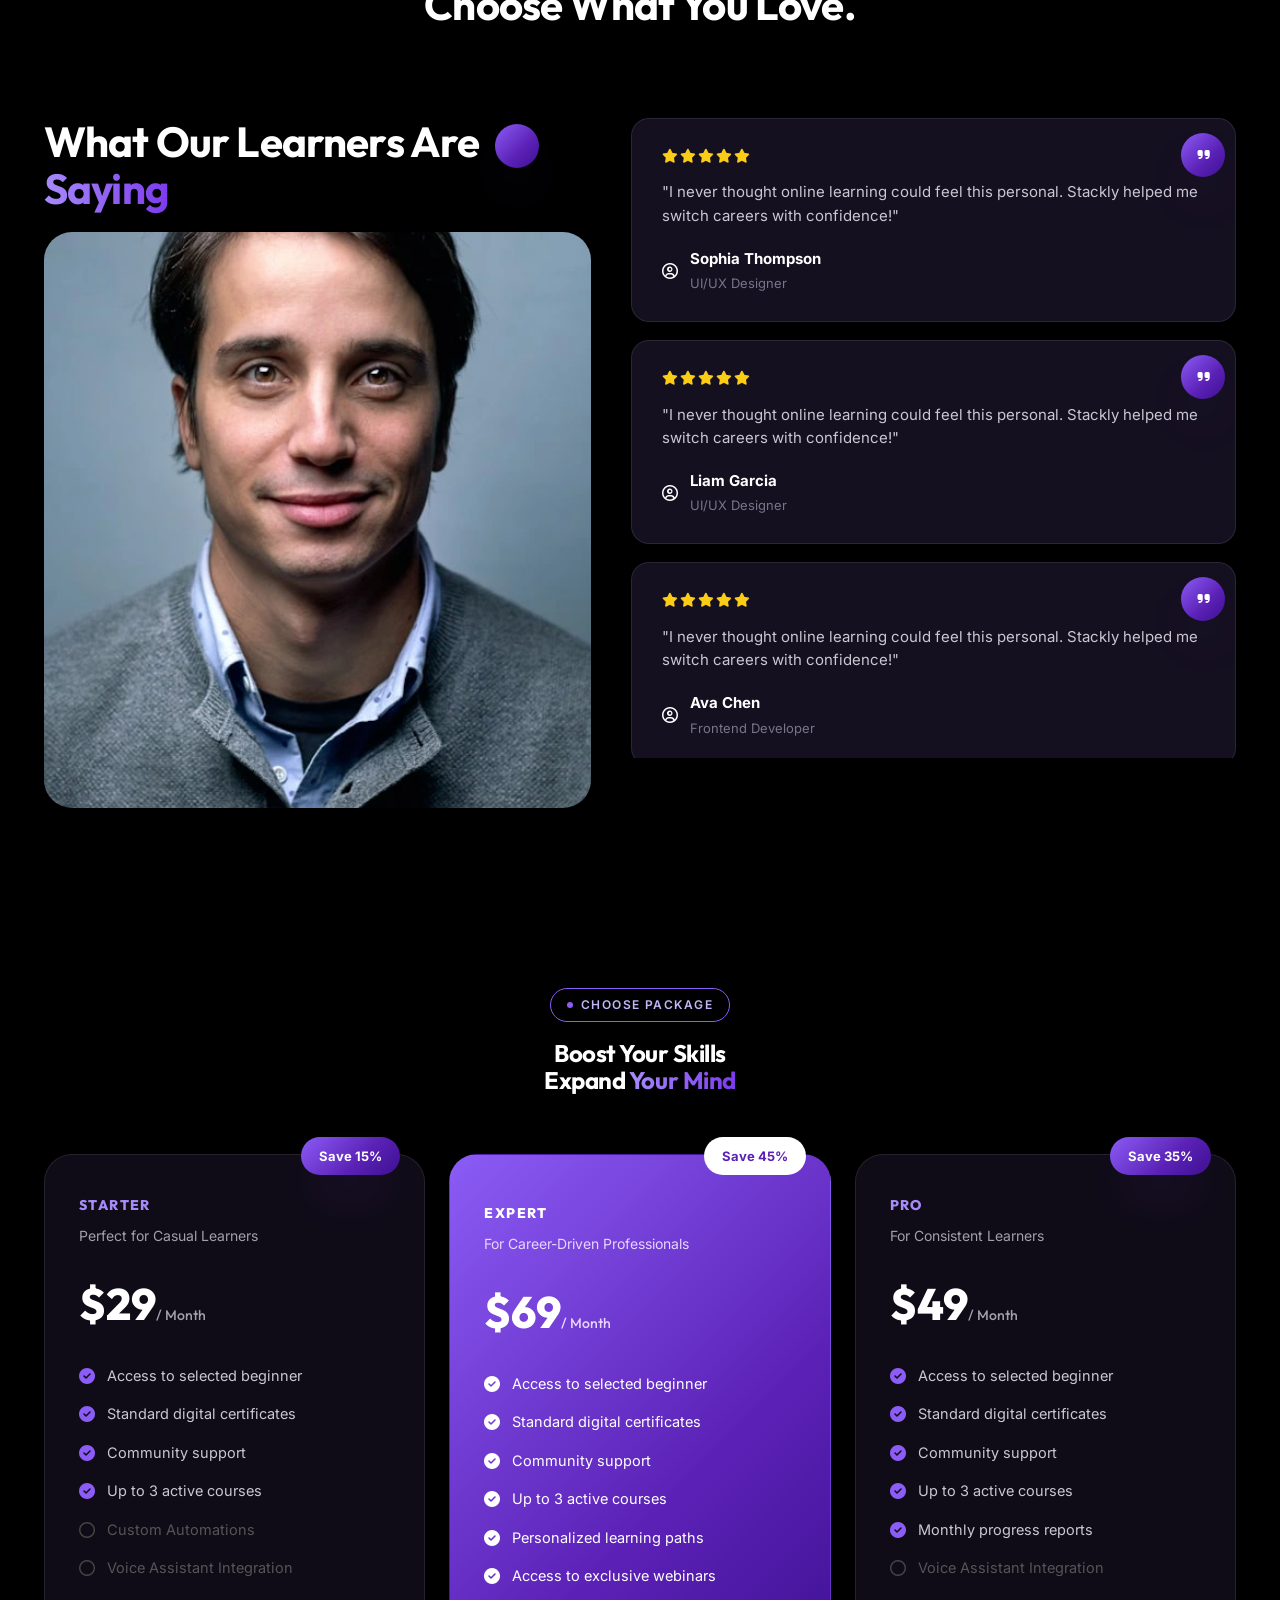
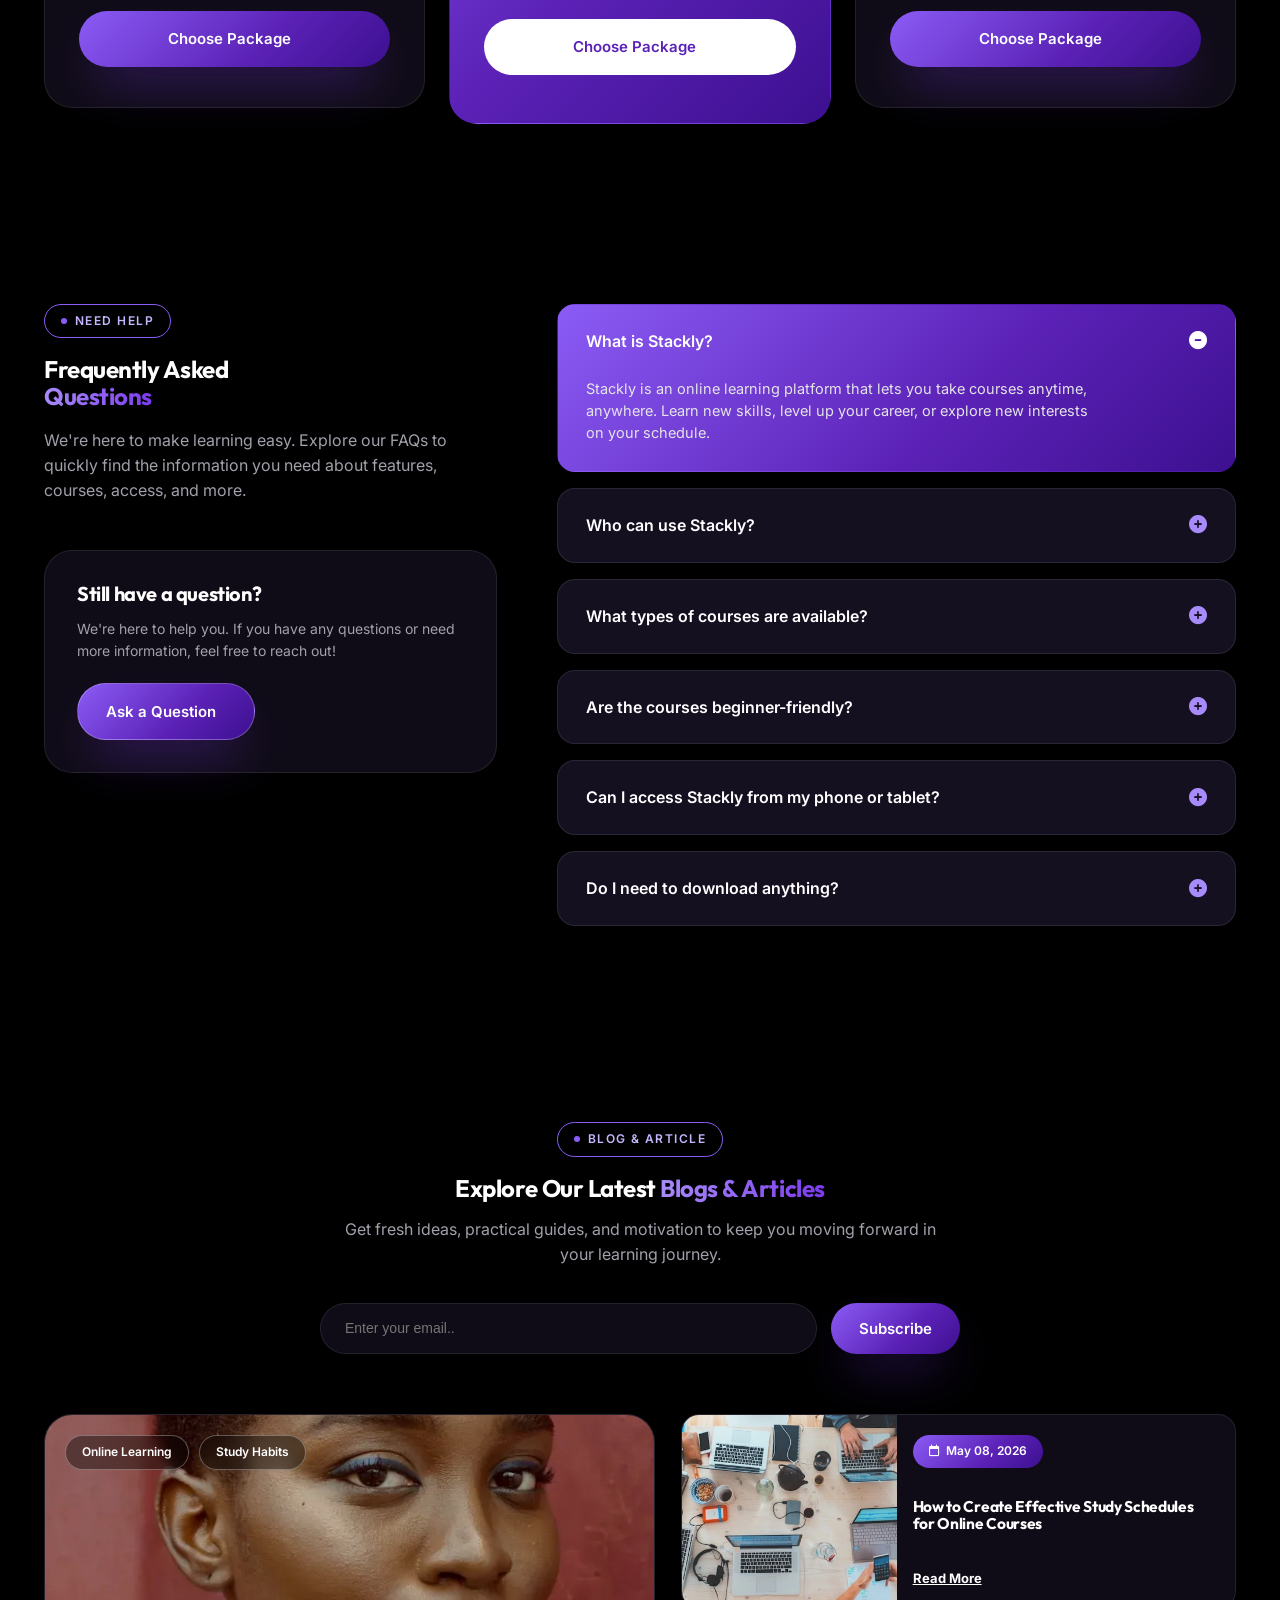
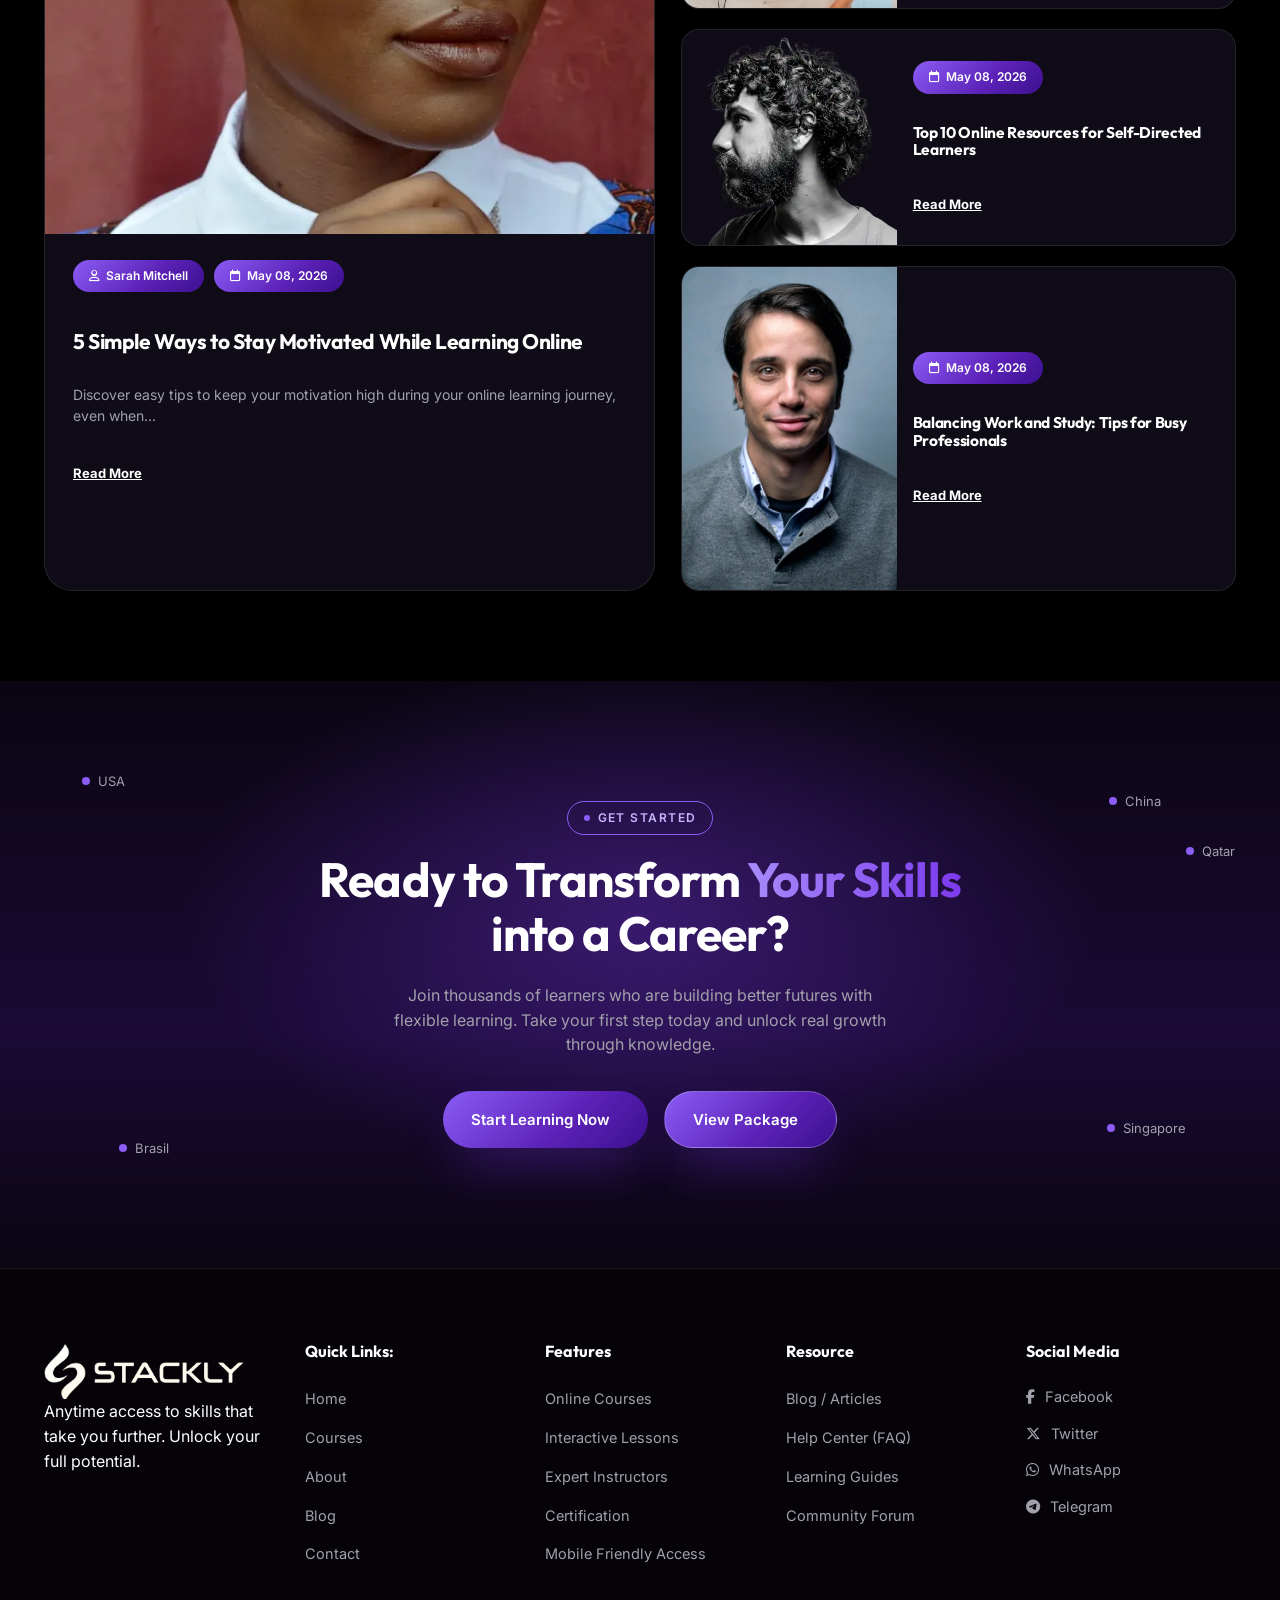
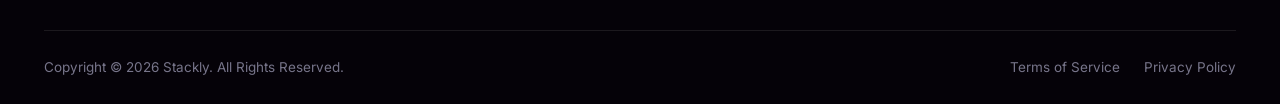
<file: home.html>
<!DOCTYPE html>
<html lang="en">

<head>
    <meta charset="UTF-8">
    <meta name="viewport" content="width=device-width, initial-scale=1.0">
    <title>Stackly — Build Your Skills Anytime, Anywhere</title>
    <link rel="preconnect" href="https://fonts.googleapis.com">
    <link
        href="https://fonts.googleapis.com/css2?family=Outfit:wght@400;500;600;700;800&family=Inter:wght@400;500;600;700&display=swap"
        rel="stylesheet">
    <link rel="stylesheet" href="https://cdnjs.cloudflare.com/ajax/libs/font-awesome/6.5.1/css/all.min.css">
    <link rel="stylesheet" href="style.css">
    <link rel="stylesheet" href="animation.css">
</head>

<body>

    <header>
        <nav>
            <a href="./home.html" class="logo"><img src="./src/images/Untitled design (1)-compressed_11zon.webp" alt=""></a>
            <ul class="nav-links">
                <li><a href="./home.html" class="active">Home</a></li>
                <li><a href="./about.html">About Us</a></li>
                <li><a href="./courses.html">Courses</a></li>
                <li><a href="./blog.html">Blog</a></li>
                <li><a href="./contact.html">Contact Us</a></li>
            </ul>
            <div class="nav-actions">
                <a href="./login.html" class="btn btn-outline" style="padding:12px 22px;">Login</a>
                
                <button class="mobile-toggle" id="mobileToggle" aria-label="Toggle menu" ><i class="fa-solid fa-bars"></i></button>
            </div>
        </nav>
        <div class="mobile-panel" id="mobilePanel">
            
            <a href="./home.html">Home</a>
            <a href="./about.html">About Us</a>
            <a href="./courses.html">Courses</a>
            <a href="./blog.html">Blog</a>
            <a href="./contact.html">Contact Us</a>
            <a href="./login.html">Login</a>
            
        </div>
    </header>

    <!-- HERO -->
    <section class="hero" id="home">
        <div class="container hero-inner">
            <div class="hero-copy">
                <span class="eyebrow load-in">Elearning Platform</span>
                <h1 class="load-in d1"><span class="line1">Build Your Skills</span><br>Anytime, Anywhere</h1>
                <p class="load-in d2">Anytime access to skills that take you further. Unlock your full potential.</p>
                <div class="hero-cta load-in d3">
                    <a href="./courses.html" class="btn btn-primary">Start Learning <i class="fa-solid fa-arrow-up-right"></i></a>
                    <a href="./404.html" class="play-cta"><span class="play-circle"><i class="fa-solid fa-play"></i></span> How it Work</a>
                </div>
            </div>
            <div class="hero-figure">
                <svg class="arrow-deco" viewBox="0 0 260 300" fill="none">
                    <path d="M20 20 C 40 120, 200 100, 180 220 C 170 260, 100 270, 60 250" stroke="#7c3aed"
                        stroke-width="3" stroke-linecap="round" />
                    <path d="M40 210 L58 252 L100 236" stroke="#7c3aed" stroke-width="3" stroke-linecap="round"
                        stroke-linejoin="round" fill="none" />
                </svg>
                <div class="hero-img-wrap">
                    <div class="ring"></div>
                    <img src="./src/images/Untitled design (2)-compressed_11zon.webp" alt="Learner" >
                    <div class="float-badge b1"><i class="fa-solid fa-headset"></i></div>
                    <div class="float-badge b2"><i class="fa-solid fa-video"></i></div>
                </div>
            </div>
        </div>
        <div class="container trusted">
            <p>We are trusted by</p>
            <div class="logo-row">
                <span><i class="fa-solid fa-atom"></i> Logoipsum</span>
                <span><i class="fa-solid fa-wave-square"></i> Logoipsum</span>
                <span><i class="fa-solid fa-circle-notch"></i> Logoipsum</span>
                <span><i class="fa-solid fa-gear"></i> Logoipsum</span>
                <span><i class="fa-solid fa-leaf"></i> Logoipsum</span>
                <span><i class="fa-solid fa-envelope"></i> Logoipsum</span>
            </div>
        </div>
    </section>

    <!-- WHY CHOOSE US -->
    <section id="about" class="reveal">
        <div class="container why">
            <div class="why-img">
                <img src="./src/images/image-3-compressed-1.webp" alt="Student">
                <div class="rating-badge"><i class="fa-solid fa-star"></i> 4.9 <small>770k+ Reviews</small></div>
            </div>
            <div>
                <span class="eyebrow">Why Choose Us</span>
                <h2>Why Stackly Work<br>for You <span class="text-grad">Effectivelly</span></h2>
                <div class="why-feats">
                    <div class="feat-item">
                        <div class="feat-icon"><i class="fa-solid fa-clock"></i></div>
                        <div>
                            <h4>Learn at Your Own Pace</h4>
                            <p>Access a wide range of courses anytime, anywhere. Whether you're an early bird or night
                                owl, your learning fits your schedule.</p>
                        </div>
                    </div>
                    <div class="feat-item">
                        <div class="feat-icon"><i class="fa-solid fa-award"></i></div>
                        <div>
                            <h4>Curated Courses by Experts</h4>
                            <p>Every course is created or reviewed by professionals, so you only get relevant,
                                high-quality learning materials.</p>
                        </div>
                    </div>
                    <div class="feat-item">
                        <div class="feat-icon"><i class="fa-solid fa-display"></i></div>
                        <div>
                            <h4>Seamless Across All Devices</h4>
                            <p>From desktop to mobile, enjoy a smooth learning experience with a beautifully crafted
                                interface — optimized for focus.</p>
                        </div>
                    </div>
                </div>
            </div>
        </div>
    </section>

    <!-- COURSES -->
    <section id="courses" class="reveal">
        <div class="container">
            <div class="courses-head">
                <div class="section-head">
                    <span class="eyebrow">Our Courses</span>
                    <h2>Explore our Best <span class="text-grad">Courses</span></h2>
                </div>
                <div class="search-bar">
                    <input type="text" placeholder="Search course...">
                    <button class="btn btn-primary" onclick="window.location.href='404.html'">Search <i class="fa-solid fa-magnifying-glass"></i></button>
                </div>
            </div>

            <div class="course-grid" id="courseGrid">
                <div class="course-card">
                    <div class="course-thumb"><img src="./src/images/image-7-compressed.webp" alt=""></div>
                    <div class="course-body">
                        <div class="course-cat">UI/UX Design</div>
                        <h3>User Experience Design Fundamentals</h3>
                        <div class="course-instructor">
                            <div class="instructor">Sarah Mitchell</div>
                            <div class="sessions">16 Sessions</div>
                        </div>
                        <div class="course-foot"><div class="price">$19.00 <del>$26.00</del></div><a href="./courses.html" class="join-btn">Join Course</a></div>
                    </div>
                </div>

                <div class="course-card featured">
                    <div class="course-thumb"><img src="./src/images/image-4-compressed-1.webp" alt=""></div>
                    <div class="course-body">
                        <div class="course-cat">Graphic Design</div>
                        <h3>Introduction to Graphic Design</h3>
                        <div class="course-instructor">
                            <div class="instructor">Liam Garcia</div>
                            <div class="sessions">12 Sessions</div>
                        </div>
                        <div class="course-foot"><div class="price">$30.00 <del>$35.00</del></div><a href="./courses.html" class="join-btn">Join Course</a></div>
                    </div>
                </div>

                <div class="course-card">
                    <div class="course-thumb"><img src="./src/images/image-6-compressed-1.webp" alt=""></div>
                    <div class="course-body">
                        <div class="course-cat">Web Development</div>
                        <h3>Frontend Web Development Bootcamp</h3>
                        <div class="course-instructor">
                            <div class="instructor"> Emma Wilson</div>
                            <div class="sessions">20 Sessions</div>
                        </div>
                        <div class="course-foot"><div class="price">$30.00 <del>$45.00</del></div><a href="./courses.html" class="join-btn">Join Course</a></div>
                    </div>
                </div>

                <div class="course-card">
                    <div class="course-thumb"><img src="./src/images/image-8-compressed.webp" alt=""></div>
                    <div class="course-body">
                        <div class="course-cat">Data Science</div>
                        <h3>Beginner's Guide to Data Analysis with SQL</h3>
                        <div class="course-instructor">
                            <div class="instructor">Noah Robinson</div>
                            <div class="sessions">20 Sessions</div>
                        </div>
                        <div class="course-foot"><div class="price">$50.00 <del>$65.00</del></div><a href="./courses.html" class="join-btn">Join Course</a></div>
                    </div>
                </div>

                <div class="course-card">
                    <div class="course-thumb"><img src="./src/images/image-10-compressed.webp" alt=""></div>
                    <div class="course-body">
                        <div class="course-cat">Mobile Development</div>
                        <h3>Apple App Development Basics</h3>
                        <div class="course-instructor">
                            <div class="instructor">Olivia Martinez</div>
                            <div class="sessions">20 Sessions</div>
                        </div>
                        <div class="course-foot"><div class="price">$40.00 <del>$55.00</del></div><a href="./courses.html" class="join-btn">Join Course</a></div>
                    </div>
                </div>

                <div class="course-card">
                    <div class="course-thumb"><img src="./src/images/image-12-compressed.webp" alt=""></div>
                    <div class="course-body">
                        <div class="course-cat">Graphic Design</div>
                        <h3>Graphic Design Essentials: Craft Visual Stories</h3>
                        <div class="course-instructor">
                            <div class="instructor"> Daniel Rivera</div>
                            <div class="sessions">20 Sessions</div>
                        </div>
                        <div class="course-foot"><div class="price">$20.00 <del>$45.00</del></div><a href="./courses.html" class="join-btn">Join Course</a></div>
                    </div>
                </div>
            </div>

            <div class="browse-wrap"><a href="./courses.html" class="btn btn-outline">Browse All Courses <i class="fa-solid fa-arrow-up-right"></i></a></div>
        </div>
    </section>

    <!-- HOW IT WORKS -->
    <section class="how reveal">
        <div class="container">
            <div class="section-head">
                <span class="eyebrow">How It Work</span>
                <h2>Easy <span class="text-grad">Courses</span> to Smarter Learning</h2>
            </div>
            <div class="steps">
                <div class="step">
                    <div class="step-icon"><i class="fa-solid fa-user-plus"></i><span class="step-num">01</span></div>
                    <h4>Sign Up for Free</h4>
                    <p>Create your account in seconds no hidden fees or setup required.</p>
                </div>
                <div class="step">
                    <div class="step-icon"><i class="fa-solid fa-hand-pointer"></i><span class="step-num">02</span></div>
                    <h4>Pick Your Course</h4>
                    <p>Browse top-quality courses in various categories tailored to your goals.</p>
                </div>
                <div class="step">
                    <div class="step-icon"><i class="fa-solid fa-people-arrows"></i><span class="step-num">03</span></div>
                    <h4>Learn at Your Own Pace</h4>
                    <p>Access lessons anytime, anywhere. Enjoy flexible learning with videos, quizzes, and assignments.</p>
                </div>
                <div class="step">
                    <div class="step-icon"><i class="fa-solid fa-certificate"></i><span class="step-num">04</span></div>
                    <h4>Earn Your Certificate</h4>
                    <p>Complete the course and receive an official digital certificate to boost your resume and career.</p>
                </div>
            </div>
        </div>
    </section>

    <!-- CATEGORIES -->
    <section id="pages" class="reveal">
        <div class="container">
            <div class="cat-top">
                <div class="section-head">
                    <span class="eyebrow">Categories</span>
                    <h2>Choose Your Favourite<br>Course from Top <span class="text-grad">Categories</span></h2>
                </div>
                <div>
                    <p class="side-text">Discover a variety of in-demand learning categories designed to elevate your skills and boost your career.</p>
                    <a href="./courses.html" class="btn btn-primary">Browse All Categories <i class="fa-solid fa-arrow-up-right"></i></a>
                </div>
            </div>

            <div class="cat-grid">
                <div class="cat-card">
                    <div class="cat-icon"><i class="fa-solid fa-pen-ruler"></i></div>
                    <div><h4>UI/UX Design</h4><p>Master the principles of user-centered design...</p></div>
                    <a href="./courses.html" class="show-more">Show More <i class="fa-solid fa-arrow-up-right"></i></a>
                    <span class="cat-num">1.</span>
                </div>
                <div class="cat-card active">
                    <div class="cat-icon"><i class="fa-solid fa-code"></i></div>
                    <div><h4>Web Development</h4><p>Build responsive websites and modern web...</p></div>
                    <a href="./courses.html" class="show-more">Show More <i class="fa-solid fa-arrow-up-right"></i></a>
                    <span class="cat-num">2.</span>
                </div>
                <div class="cat-card">
                    <div class="cat-icon"><i class="fa-solid fa-mobile-screen"></i></div>
                    <div><h4>Mobile Development</h4><p>Learn how to create stunning mobile...</p></div>
                    <a href="./courses.html" class="show-more">Show More <i class="fa-solid fa-arrow-up-right"></i></a>
                    <span class="cat-num">3.</span>
                </div>
                <div class="cat-card">
                    <div class="cat-icon"><i class="fa-solid fa-bullhorn"></i></div>
                    <div><h4>Digital Marketing</h4><p>Grow businesses with effective marketing...</p></div>
                    <a href="./courses.html" class="show-more">Show More <i class="fa-solid fa-arrow-up-right"></i></a>
                    <span class="cat-num">4.</span>
                </div>
                <div class="cat-card">
                    <div class="cat-icon"><i class="fa-solid fa-robot"></i></div>
                    <div><h4>Data &amp; Artificial Intelegencies</h4><p>Understand data analytics, machine learning, and Ai...</p></div>
                    <a href="./courses.html" class="show-more">Show More <i class="fa-solid fa-arrow-up-right"></i></a>
                    <span class="cat-num">5.</span>
                </div>
                <div class="cat-card">
                    <div class="cat-icon"><i class="fa-solid fa-palette"></i></div>
                    <div><h4>Creative &amp; Multimedia</h4><p>Unleash your creativity with courses in graphic...</p></div>
                    <a href="./courses.html" class="show-more">Show More <i class="fa-solid fa-arrow-up-right"></i></a>
                    <span class="cat-num">6.</span>
                </div>
            </div>
        </div>
    </section>

    <!-- TESTIMONIALS -->
    <section class="reveal">
        <div class="cat-cta" style="margin-bottom: 90px;">
            <h2>Choose What You Love.</h2>
        </div>
        <div class="container testi">
            <div>
                <div class="testi-head">
                    <h2>What Our Learners Are<br><span class="text-grad">Saying</span></h2>
                    <div class="testi-arrow"><i class="fa-solid fa-arrow-up-right"></i></div>
                </div>
                <div class="testi-img">
                    <img src="./src/images/image-5-compressed.webp" alt="Learner">
                </div>
            </div>
            <div class="testi-list">
                <div class="testi-card">
                    <div class="stars"><i class="fa-solid fa-star"></i><i class="fa-solid fa-star"></i><i class="fa-solid fa-star"></i><i class="fa-solid fa-star"></i><i class="fa-solid fa-star"></i></div>
                    <p>"I never thought online learning could feel this personal. Stackly helped me switch careers with confidence!"</p>
                    <div class="testi-person"><i class="fa-regular fa-circle-user"></i><div><strong>Sophia Thompson</strong><span>UI/UX Designer</span></div></div>
                    <div class="quote-icon"><i class="fa-solid fa-quote-right"></i></div>
                </div>
                <div class="testi-card">
                    <div class="stars"><i class="fa-solid fa-star"></i><i class="fa-solid fa-star"></i><i class="fa-solid fa-star"></i><i class="fa-solid fa-star"></i><i class="fa-solid fa-star"></i></div>
                    <p>"I never thought online learning could feel this personal. Stackly helped me switch careers with confidence!"</p>
                    <div class="testi-person"><i class="fa-regular fa-circle-user"></i><div><strong>Liam Garcia</strong><span>UI/UX Designer</span></div></div>
                    <div class="quote-icon"><i class="fa-solid fa-quote-right"></i></div>
                </div>
                <div class="testi-card">
                    <div class="stars"><i class="fa-solid fa-star"></i><i class="fa-solid fa-star"></i><i class="fa-solid fa-star"></i><i class="fa-solid fa-star"></i><i class="fa-solid fa-star"></i></div>
                    <p>"I never thought online learning could feel this personal. Stackly helped me switch careers with confidence!"</p>
                    <div class="testi-person"><i class="fa-regular fa-circle-user"></i><div><strong>Ava Chen</strong><span>Frontend Developer</span></div></div>
                    <div class="quote-icon"><i class="fa-solid fa-quote-right"></i></div>
                </div>
            </div>
        </div>
    </section>

    <!-- PRICING -->
    <section class="pricing reveal">
        <div class="container">
            <div class="section-head">
                <span class="eyebrow">Choose Package</span>
                <h2>Boost Your Skills<br>Expand <span class="text-grad">Your Mind</span></h2>
            </div>
            <div class="price-grid">
                <div class="price-card">
                    <span class="save-badge">Save 15%</span>
                    <div class="plan-name">Starter</div>
                    <p class="tag">Perfect for Casual Learners</p>
                    <div class="amount">$29<span>/ Month</span></div>
                    <ul class="plan-feats">
                        <li><i class="fa-solid fa-circle-check"></i> Access to selected beginner</li>
                        <li><i class="fa-solid fa-circle-check"></i> Standard digital certificates</li>
                        <li><i class="fa-solid fa-circle-check"></i> Community support</li>
                        <li><i class="fa-solid fa-circle-check"></i> Up to 3 active courses</li>
                        <li class="off"><i class="fa-regular fa-circle"></i> Custom Automations</li>
                        <li class="off"><i class="fa-regular fa-circle"></i> Voice Assistant Integration</li>
                    </ul>
                    <a href="./signup.html" class="btn btn-primary">Choose Package <i class="fa-solid fa-arrow-up-right"></i></a>
                </div>

                <div class="price-card expert">
                    <span class="save-badge">Save 45%</span>
                    <div class="plan-name">Expert</div>
                    <p class="tag">For Career-Driven Professionals</p>
                    <div class="amount">$69<span>/ Month</span></div>
                    <ul class="plan-feats">
                        <li><i class="fa-solid fa-circle-check"></i> Access to selected beginner</li>
                        <li><i class="fa-solid fa-circle-check"></i> Standard digital certificates</li>
                        <li><i class="fa-solid fa-circle-check"></i> Community support</li>
                        <li><i class="fa-solid fa-circle-check"></i> Up to 3 active courses</li>
                        <li><i class="fa-solid fa-circle-check"></i> Personalized learning paths</li>
                        <li><i class="fa-solid fa-circle-check"></i> Access to exclusive webinars</li>
                    </ul>
                    <a href="./signup.html" class="btn btn-white">Choose Package <i class="fa-solid fa-arrow-up-right"></i></a>
                </div>

                <div class="price-card">
                    <span class="save-badge">Save 35%</span>
                    <div class="plan-name">Pro</div>
                    <p class="tag">For Consistent Learners</p>
                    <div class="amount">$49<span>/ Month</span></div>
                    <ul class="plan-feats">
                        <li><i class="fa-solid fa-circle-check"></i> Access to selected beginner</li>
                        <li><i class="fa-solid fa-circle-check"></i> Standard digital certificates</li>
                        <li><i class="fa-solid fa-circle-check"></i> Community support</li>
                        <li><i class="fa-solid fa-circle-check"></i> Up to 3 active courses</li>
                        <li><i class="fa-solid fa-circle-check"></i> Monthly progress reports</li>
                        <li class="off"><i class="fa-regular fa-circle"></i> Voice Assistant Integration</li>
                    </ul>
                    <a href="./signup.html" class="btn btn-primary">Choose Package <i class="fa-solid fa-arrow-up-right"></i></a>
                </div>
            </div>
        </div>
    </section>

    <!-- FAQ -->
    <section class="reveal">
        <div class="container faq">
            <div>
                <span class="eyebrow">Need Help</span>
                <h2>Frequently Asked<br><span class="text-grad">Questions</span></h2>
                <p style="color:var(--gray-400);margin-top:18px;">We're here to make learning easy. Explore our FAQs to quickly find the information you need about features, courses, access, and more.</p>
                <div class="faq-help-card">
                    <h4>Still have a question?</h4>
                    <p>We're here to help you. If you have any questions or need more information, feel free to reach out!</p>
                    <a href="./contact.html" class="btn btn-outline">Ask a Question <i class="fa-solid fa-arrow-up-right"></i></a>
                </div>
            </div>

            <div class="faq-list" id="faqList">
                <div class="faq-item open">
                    <div class="faq-q">What is Stackly? <i class="fa-solid fa-circle-minus"></i></div>
                    <div class="faq-a"><div class="faq-a-inner">Stackly is an online learning platform that lets you take courses anytime, anywhere. Learn new skills, level up your career, or explore new interests on your schedule.</div></div>
                </div>
                <div class="faq-item">
                    <div class="faq-q">Who can use Stackly? <i class="fa-solid fa-circle-plus"></i></div>
                    <div class="faq-a"><div class="faq-a-inner">Anyone looking to build new skills — students, professionals, and career switchers alike are welcome on Stackly.</div></div>
                </div>
                <div class="faq-item">
                    <div class="faq-q">What types of courses are available? <i class="fa-solid fa-circle-plus"></i></div>
                    <div class="faq-a"><div class="faq-a-inner">We offer courses across design, development, marketing, data, and creative fields, taught by industry professionals.</div></div>
                </div>
                <div class="faq-item">
                    <div class="faq-q">Are the courses beginner-friendly? <i class="fa-solid fa-circle-plus"></i></div>
                    <div class="faq-a"><div class="faq-a-inner">Yes, most courses start from the fundamentals and progress at a pace suited for beginners.</div></div>
                </div>
                <div class="faq-item">
                    <div class="faq-q">Can I access Stackly from my phone or tablet? <i class="fa-solid fa-circle-plus"></i></div>
                    <div class="faq-a"><div class="faq-a-inner">Absolutely. Stackly is fully responsive and works seamlessly across desktop, tablet, and mobile devices.</div></div>
                </div>
                <div class="faq-item">
                    <div class="faq-q">Do I need to download anything? <i class="fa-solid fa-circle-plus"></i></div>
                    <div class="faq-a"><div class="faq-a-inner">No downloads needed — Stackly runs entirely in your browser.</div></div>
                </div>
            </div>
        </div>
    </section>

    <!-- BLOG -->
    <section class="reveal">
        <div class="container blog">
            <div class="section-head">
                <span class="eyebrow">Blog &amp; Article</span>
                <h2>Explore Our Latest <span class="text-grad">Blogs &amp; Articles</span></h2>
                <p>Get fresh ideas, practical guides, and motivation to keep you moving forward in your learning journey.</p>
            </div>
            <div class="newsletter">
                <input type="email" placeholder="Enter your email..">
                <button class="btn btn-primary">Subscribe</button>
            </div>

            <div class="blog-grid">
                <div class="blog-feature">
                    <div class="img">
                        <img src="./src/images/image-2-compressed-1.webp" alt="">
                        <div class="blog-tags"><span class="tag-pill">Online Learning</span><span class="tag-pill">Study Habits</span></div>
                    </div>
                    <div class="body">
                        <div class="meta-pills"><span class="meta-pill"><i class="fa-regular fa-user"></i> Sarah Mitchell</span><span class="meta-pill"><i class="fa-regular fa-calendar"></i> May 08, 2026</span></div>
                        <h3>5 Simple Ways to Stay Motivated While Learning Online</h3>
                        <p>Discover easy tips to keep your motivation high during your online learning journey, even when...</p>
                        <a href="./blog.html" class="read" style="display:inline-flex;gap:6px;align-items:center;margin-top:16px;font-weight:700;font-size:13px;text-decoration:underline;">Read More <i class="fa-solid fa-arrow-up-right"></i></a>
                    </div>
                </div>

                <div class="blog-side">
                    <div class="blog-mini">
                        <div class="img"><img src="./src/images/image-3-compressed-1.webp" alt=""></div>
                        <div class="body">
                            <span class="meta-pill" style="width:fit-content;margin-bottom:10px;"><i class="fa-regular fa-calendar"></i> May 08, 2026</span>
                            <h4>How to Create Effective Study Schedules for Online Courses</h4>
                            <a href="./blog.html" class="read">Read More <i class="fa-solid fa-arrow-up-right"></i></a>
                        </div>
                    </div>
                    <div class="blog-mini">
                        <div class="img"><img src="./src/images/Untitled design (2)-compressed_11zon.webp" alt=""></div>
                        <div class="body">
                            <span class="meta-pill" style="width:fit-content;margin-bottom:10px;"><i class="fa-regular fa-calendar"></i> May 08, 2026</span>
                            <h4>Top 10 Online Resources for Self-Directed Learners</h4>
                            <a href="./blog.html" class="read">Read More <i class="fa-solid fa-arrow-up-right"></i></a>
                        </div>
                    </div>
                    <div class="blog-mini">
                        <div class="img"><img src="./src/images/image-5-compressed.webp" alt=""></div>
                        <div class="body">
                            <span class="meta-pill" style="width:fit-content;margin-bottom:10px;"><i class="fa-regular fa-calendar"></i> May 08, 2026</span>
                            <h4>Balancing Work and Study: Tips for Busy Professionals</h4>
                            <a href="./blog.html" class="read">Read More <i class="fa-solid fa-arrow-up-right"></i></a>
                        </div>
                    </div>
                </div>
            </div>
        </div>
    </section>

    <!-- CTA -->
    <section class="cta reveal" id="get-started">
        <div class="container" style="position:relative;">
            <span class="world-dot" style="top:-30px;left:5%;">USA</span>
            <span class="world-dot" style="top:-10px;right:8%;">China</span>
            <span class="world-dot" style="top:40px;right:2%;">Qatar</span>
            <span class="world-dot" style="bottom:10px;right:6%;">Singapore</span>
            <span class="world-dot" style="bottom:-10px;left:8%;">Brasil</span>
            <span class="eyebrow">Get Started</span>
            <h2>Ready to Transform <span class="text-grad">Your Skills</span> into a Career?</h2>
            <p>Join thousands of learners who are building better futures with flexible learning. Take your first step today and unlock real growth through knowledge.</p>
            <div class="cta-btns">
                <a href="./courses.html" class="btn btn-primary">Start Learning Now <i class="fa-solid fa-arrow-up-right"></i></a>
                <a href="./404.html" class="btn btn-outline">View Package <i class="fa-solid fa-arrow-up-right"></i></a>
            </div>
        </div>
    </section>

    <!-- FOOTER -->
    <footer id="contact" class="reveal">
        <div class="container">
            <div class="footer-grid">
                <div><a href="./home.html" class="logo"><img src="./src/images/Untitled design (1)-compressed_11zon.webp" alt=""></a><p>
                  Anytime access to skills that take you further. Unlock your full potential.
                </p></div>
                <div>
                    <h5>Quick Links:</h5>
                    <ul>
                        <li><a href="./home.html">Home</a></li>
                        <li><a href="./courses.html">Courses</a></li>
                        <li><a href="./about.html">About</a></li>
                        <li><a href="./blog.html">Blog</a></li>
                        <li><a href="./contact.html">Contact</a></li>
                    </ul>
                </div>
                <div>
                    <h5>Features</h5>
                    <ul>
                        <li><a href="./404.html">Online Courses</a></li>
                        <li><a href="./404.html">Interactive Lessons</a></li>
                        <li><a href="./404.html">Expert Instructors</a></li>
                        <li><a href="./404.html">Certification</a></li>
                        <li><a href="./404.html">Mobile Friendly Access</a></li>
                    </ul>
                </div>
                <div>
                    <h5>Resource</h5>
                    <ul>
                        <li><a href="./blog.html">Blog / Articles</a></li>
                        <li><a href="./contact.html">Help Center (FAQ)</a></li>
                        <li><a href="./404.html">Learning Guides</a></li>
                        <li><a href="./404.html">Community Forum</a></li>
                    </ul>
                </div>
                <div>
                    <h5>Social Media</h5>
                    <ul class="social">
                        <li><a href="./404.html"><i class="fa-brands fa-facebook-f"></i> Facebook</a></li>
                        <li><a href="./404.html"><i class="fa-brands fa-x-twitter"></i> Twitter</a></li>
                        <li><a href="./404.html"><i class="fa-brands fa-whatsapp"></i> WhatsApp</a></li>
                        <li><a href="./404.html"><i class="fa-brands fa-telegram"></i> Telegram</a></li>
                    </ul>
                </div>
            </div>

            <div class="footer-bottom">
                <span>Copyright © 2026 Stackly. All Rights Reserved.</span>
                <div class="links"><a href="./404.html">Terms of Service</a><a href="./404.html">Privacy Policy</a></div>
            </div>
        </div>
    </footer>

    <script src="animation.js"></script>
    <script>
           // Mobile menu toggle
        const mobileToggle = document.getElementById('mobileToggle');
        const mobilePanel = document.getElementById('mobilePanel');
        mobileToggle.addEventListener('click', () => {
            const isOpen = mobilePanel.style.display === 'flex';
            mobilePanel.style.display = isOpen ? 'none' : 'flex';
            mobileToggle.innerHTML = isOpen ? '<i class="fa-solid fa-bars"></i>' : '<i class="fa-solid fa-xmark"></i>';
        });
        document.querySelectorAll('.mobile-panel a').forEach(a => a.addEventListener('click', () => {
            mobilePanel.style.display = 'none';
            mobileToggle.innerHTML = '<i class="fa-solid fa-bars"></i>';
        }));

        
    </script>
</body>

</html>
</file>
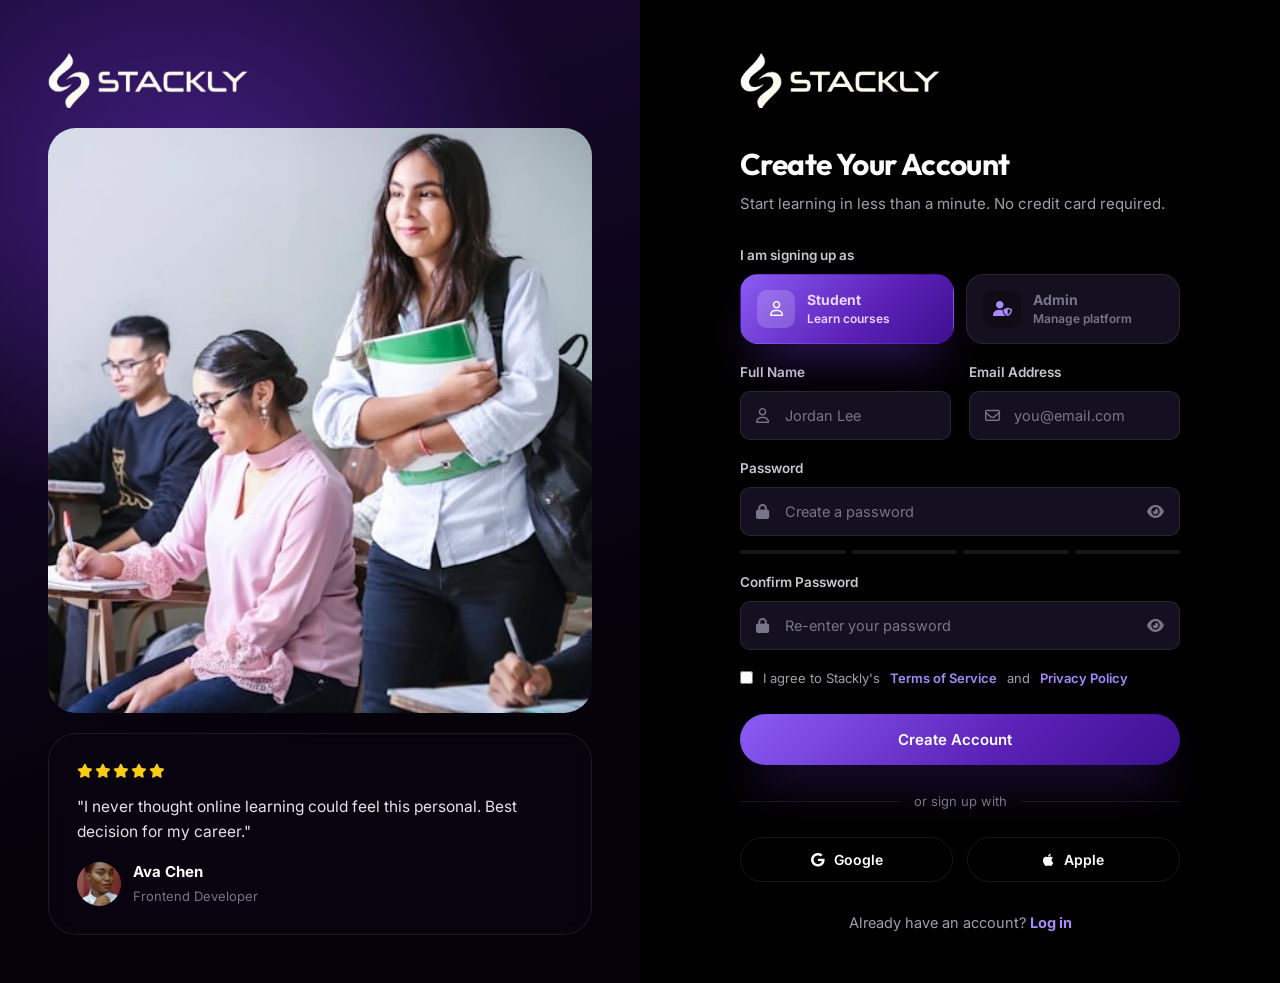
<file: signup.html>
<!DOCTYPE html>
<html lang="en">

<head>
    <meta charset="UTF-8">
    <meta name="viewport" content="width=device-width, initial-scale=1.0">
    <title>Sign Up — Stackly</title>
    <link rel="preconnect" href="https://fonts.googleapis.com">
    <link
        href="https://fonts.googleapis.com/css2?family=Outfit:wght@400;500;600;700;800&family=Inter:wght@400;500;600;700&display=swap"
        rel="stylesheet">
    <link rel="stylesheet" href="https://cdnjs.cloudflare.com/ajax/libs/font-awesome/6.5.1/css/all.min.css">
    <link rel="stylesheet" href="login.css">
    <link rel="stylesheet" href="animation.css">
</head>

<body>

    <div class="auth-wrap">
        <!-- VISUAL SIDE -->
        <div class="auth-visual">
            <a href="./home.html" class="logo" style="position:relative;z-index:1;"><img src="./src/images/Untitled design (1)-compressed_11zon.webp" alt=""></a>
            <div class="auth-visual-img load-in d1">
                <img src="./src/images/image-2-compressed.webp" alt="Students learning together">
            </div>
            <div class="auth-visual-quote load-in d2">
                <div class="stars"><i class="fa-solid fa-star"></i><i class="fa-solid fa-star"></i><i class="fa-solid fa-star"></i><i class="fa-solid fa-star"></i><i class="fa-solid fa-star"></i></div>
                <p>"I never thought online learning could feel this personal. Best decision for my career."</p>
                <div class="testi-person">
                    <img src="./src/images/image-2-compressed-1.webp" alt="">
                    <div><strong>Ava Chen</strong><span>Frontend Developer</span></div>
                </div>
            </div>
        </div>

        <!-- FORM SIDE -->
        <div class="auth-side">
            <div class="auth-box load-in">
                <a href="./home.html" class="logo"><img src="./src/images/Untitled design (1)-compressed_11zon.webp" alt=""></a>
                <h2>Create Your Account</h2>
                <p class="subhead">Start learning in less than a minute. No credit card required.</p>

                <div class="form-banner"></div>

                <form class="auth-form" id="signupForm" novalidate>

                    <!-- ROLE SELECT -->
                    <div class="form-group">
                        <label>I am signing up as</label>
                        <div class="role-select">
                            <label class="role-option">
                                <input type="radio" name="role" value="user" checked>
                                <span class="role-card">
                                    <i class="fa-regular fa-user"></i>
                                    <span><strong>Student</strong><span>Learn courses</span></span>
                                </span>
                            </label>
                            <label class="role-option">
                                <input type="radio" name="role" value="admin">
                                <span class="role-card">
                                    <i class="fa-solid fa-user-shield"></i>
                                    <span><strong>Admin</strong><span>Manage platform</span></span>
                                </span>
                            </label>
                        </div>
                    </div>

                    <div class="form-row" style="margin-bottom:0;">
                        <div class="form-group">
                            <label for="signupName">Full Name</label>
                            <div class="input-icon-wrap">
                                <i class="fa-regular fa-user"></i>
                                <input id="signupName" type="text" placeholder="Jordan Lee" required>
                            </div>
                            <span class="error-msg"><i class="fa-solid fa-circle-exclamation"></i><span>Please enter your full name.</span></span>
                        </div>
                        <div class="form-group">
                            <label for="signupEmail">Email Address</label>
                            <div class="input-icon-wrap">
                                <i class="fa-regular fa-envelope"></i>
                                <input id="signupEmail" type="email" placeholder="you@email.com" required>
                            </div>
                            <span class="error-msg"><i class="fa-solid fa-circle-exclamation"></i><span>Enter a valid email address.</span></span>
                        </div>
                    </div>

                    <div class="form-group">
                        <label for="signupPassword">Password</label>
                        <div class="input-icon-wrap">
                            <i class="fa-solid fa-lock"></i>
                            <input id="signupPassword" type="password" placeholder="Create a password" required minlength="8">
                            <i class="fa-solid fa-eye toggle-pass"></i>
                        </div>
                        <div class="pass-strength"><span></span><span></span><span></span><span></span></div>
                        <span class="error-msg"><i class="fa-solid fa-circle-exclamation"></i><span>Password must be at least 8 characters.</span></span>
                    </div>

                    <div class="form-group">
                        <label for="signupConfirmPassword">Confirm Password</label>
                        <div class="input-icon-wrap">
                            <i class="fa-solid fa-lock"></i>
                            <input id="signupConfirmPassword" type="password" placeholder="Re-enter your password" required>
                            <i class="fa-solid fa-eye toggle-pass"></i>
                        </div>
                        <span class="error-msg"><i class="fa-solid fa-circle-exclamation"></i><span>Passwords do not match.</span></span>
                    </div>

                    <label class="terms-check">
                        <input type="checkbox" id="signupTerms" required>
                        I agree to Stackly's <a href="./404.html">Terms of Service</a> and <a href="./404.html">Privacy Policy</a>
                        <span class="error-msg"><i class="fa-solid fa-circle-exclamation"></i><span>Passwords do not match.</span></span>
                    </label>

                    <button type="submit" class="btn btn-primary">Create Account <i class="fa-solid fa-arrow-up-right"></i></button>
                </form>

                <div class="auth-divider">or sign up with</div>

                <div class="social-auth">
                    <button class="social-btn"><i class="fa-brands fa-google"></i> Google</button>
                    <button class="social-btn"><i class="fa-brands fa-apple"></i> Apple</button>
                </div>

                <p class="auth-switch">Already have an account? <a href="./login.html">Log in</a></p>
            </div>
        </div>
    </div>

    <script src="animation.js"></script>
    <script>
        const signupForm = document.getElementById("signupForm");

const nameInput = document.getElementById("signupName");
const emailInput = document.getElementById("signupEmail");
const passwordInput = document.getElementById("signupPassword");
const confirmPasswordInput = document.getElementById("signupConfirmPassword");
const termsInput = document.getElementById("signupTerms");

signupForm.addEventListener("submit", function (e) {

    e.preventDefault();

    clearErrors();

    let valid = true;

    const namePattern = /^[A-Za-z\s]+$/;
const emailPattern = /^[a-zA-Z0-9._%+-]+@[a-zA-Z0-9.-]+\.(com|in)$/i;
    // Full Name
    if (nameInput.value.trim() === "") {
        showError(nameInput, "Please enter your full name.");
        valid = false;
    }
    else if (!namePattern.test(nameInput.value.trim())) {
        showError(nameInput, "Name should contain only letters.");
        valid = false;
    }

    // Email
    if (emailInput.value.trim() === "") {
        showError(emailInput, "Email is required.");
        valid = false;
    }
    else if (!emailPattern.test(emailInput.value.trim())) {
        showError(emailInput, "Email must end with .com or .in.");
        valid = false;
    }

    // Password
    if (passwordInput.value.trim() === "") {
        showError(passwordInput, "Password is required.");
        valid = false;
    }
    else if (passwordInput.value.length < 8) {
        showError(passwordInput, "Password must be at least 8 characters.");
        valid = false;
    }

    // Confirm Password
    if (confirmPasswordInput.value.trim() === "") {
        showError(confirmPasswordInput, "Please confirm your password.");
        valid = false;
    }
    else if (passwordInput.value !== confirmPasswordInput.value) {
        showError(confirmPasswordInput, "Passwords do not match.");
        valid = false;
    }

    // Terms
    if (!termsInput.checked) {
        showError("Please accept the Terms & Privacy Policy.");
        valid = false;
    }

    if (valid) {

        // Save email
        localStorage.setItem("userEmail", emailInput.value.trim());

        // Selected Role
        const role = document.querySelector('input[name="role"]:checked').value;

       window.location.href="login.html"
    }

});

function showError(input, message) {

    input.classList.add("error");

    const error = input.closest(".form-group").querySelector(".error-msg");

    error.style.display = "flex";
    error.querySelector("span").textContent = message;

}

function clearErrors() {

    document.querySelectorAll(".error-msg").forEach(error => {
        error.style.display = "none";
    });

    document.querySelectorAll("#signupForm input").forEach(input => {
        input.classList.remove("error");
    });

}
document.querySelectorAll(".social-btn").forEach(btn=>{
    btn.addEventListener('click',()=>{
        window.location.href="404.html"
    })
})
    </script>
</body>

</html>
</file>
<file: style.css>
:root {
    --black: #000000;
    --bg-soft: #0a0710;
    --purple-900: #2e1065;
    --purple-800: #3c1090;
    --purple-700: #5b21b6;
    --purple-600: #7c3aed;
    --purple-500: #8b5cf6;
    --purple-400: #a78bfa;
    --white: #ffffff;
    --gray-200: #e4e4e7;
    --gray-300: #c9c8d1;
    --gray-400: #a1a0ab;
    --gray-500: #77758a;
    --card: #100c17;
    --card-2: #151020;
    --border: rgba(255, 255, 255, .09);
    --r-sm: 10px;
    --r-md: 18px;
    --r-lg: 28px;
    --r-full: 999px;
    --grad-purple: linear-gradient(135deg, #8b5cf6 0%, #5b21b6 60%, #3c1090 100%);
    --shadow-purple: 0 25px 50px -15px rgba(124, 58, 237, .45);
}

* {
    margin: 0;
    padding: 0;
    box-sizing: border-box;
}

html {
    scroll-behavior: smooth;
}

body {
    background: var(--black);
    color: var(--white);
    font-family: 'Inter', sans-serif;
    line-height: 1.55;
    overflow-x: hidden;
}

h1,
h2,
h3,
h4 {
    font-family: 'Outfit', sans-serif;
    font-weight: 700;
    line-height: 1.12;
    letter-spacing: -.02em;
}

a {
    text-decoration: none;
    color: inherit;
}

ul {
    list-style: none;
}

img {
    max-width: 100%;
    display: block;
}

button {
    font-family: inherit;
    cursor: pointer;
    border: none;
    background: none;
    color: inherit;
}

.container {
    max-width: 1240px;
    margin: 0 auto;
    padding: 0 24px;
}

.eyebrow {
    display: inline-flex;
    align-items: center;
    gap: 8px;
    border: 1px solid var(--purple-500);
    color: var(--purple-300, #c4b5fd);
    font-size: 12px;
    font-weight: 600;
    letter-spacing: .12em;
    padding: 7px 16px;
    border-radius: var(--r-full);
    text-transform: uppercase;
    margin-bottom: 18px;
}

.eyebrow::before {
    content: '';
    width: 6px;
    height: 6px;
    border-radius: 50%;
    background: var(--purple-500);
}

.text-grad {
    background: linear-gradient(90deg, var(--purple-400), var(--purple-600));
    -webkit-background-clip: text;
    background-clip: text;
    color: transparent;
}

.btn {
    display: inline-flex;
    align-items: center;
    gap: 10px;
    padding: 16px 28px;
    border-radius: var(--r-full);
    font-weight: 600;
    font-size: 15px;
    transition: .25s ease;
    white-space: nowrap;
}

.btn i {
    font-size: 13px;
    transition: .25s;
}

.btn-primary {
    background: var(--grad-purple);
    color: var(--white);
    box-shadow: var(--shadow-purple);
}

.btn-primary:hover {
    transform: translateY(-2px);
    filter: brightness(1.08);
}

.btn-outline {
    border: 1px solid rgba(255, 255, 255, .25);
    color: var(--white);
    background: var(--grad-purple);
    box-shadow: var(--shadow-purple);
}

.btn-outline:hover {
    transform: translateY(-5px);
    border: 2px solid white;
}

.btn-white {
    background: var(--white);
    color: var(--purple-700);
}

.btn-white:hover {
    transform: translateY(-2px);
}

.btn:hover i {
    transform: translate(3px, -3px);
}

section {
    position: relative;
    padding: 90px 0;
}

.section-head {
    max-width: 640px;
}

.section-head p {
    color: var(--gray-400);
    margin-top: 16px;
    font-size: 16px;
}

/* ---------- NAV ---------- */
header {
    position: sticky;
    top: 0;
    z-index: 100;
    background: rgba(6, 3, 12, .75);
    backdrop-filter: blur(14px);
    border-bottom: 1px solid var(--border);
}

nav {
    display: flex;
    align-items: center;
    justify-content: space-between;
    padding: 18px 24px;
    max-width: 1240px;
    margin: 0 auto;
}

.logo {
    display: flex;
    align-items: center;
    gap: 10px;
    font-family: 'Outfit', sans-serif;
    font-weight: 700;
    font-size: 22px;
    width: 200px;
    height: 60px;
}

.logo img {
    width: 100%;
    height: 60px;
    object-fit: cover;
}

.logo-mark {
    width: 38px;
    height: 38px;
    border-radius: 10px;
    background: var(--grad-purple);
    display: flex;
    align-items: center;
    justify-content: center;
    font-size: 20px;
    font-weight: 800;
}

.nav-links {
    display: flex;
    align-items: center;
    gap: 34px;
}

.nav-links a {
    font-size: 15px;
    font-weight: 500;
    color: var(--gray-200);
    display: flex;
    align-items: center;
    gap: 6px;
    transition: .4s ease;
}

.nav-links a:hover,
.nav-links a.active {
    color: var(--white);
    background-color: var(--purple-600);
    padding: 5px 10px;
    border-radius: 10px;
    
}

.nav-links .has-dd i {
    font-size: 11px;
    color: var(--gray-500);
}

.nav-actions {
    display: flex;
    align-items: center;
    gap: 14px;
}

.nav-actions .btn-primary {
    display: none;
}

.error-msg {
    display: block;
    color: #e53935;
    font-size: 13px;
    margin-top: 6px;
}

.error {
    border: 1px solid #e53935 !important;
}

.hamburger {
    width: 44px;
    height: 44px;
    border-radius: var(--r-full);
    border: 1px solid var(--border);
    display: flex;
    align-items: center;
    justify-content: center;
    flex-direction: column;
    gap: 4px;
}

.hamburger span {
    width: 16px;
    height: 2px;
    background: var(--white);
    border-radius: 2px;
}

.mobile-toggle {
    display: none;
    width: 44px;
    height: 44px;
    align-items: center;
    justify-content: center;
    border: 1px solid var(--border);
    border-radius: var(--r-full);
    font-size: 18px;
    z-index: 99999;
}

.mobile-panel {
    position: fixed;
    top: 0;
    left: 0;
    display: flex;
    flex-direction: column;
    padding: 100px 30px 24px;
    width: 100%;
    height: 100vh;
    background: #050208;
    transform: translateX(-100%);
    transition: transform .45s cubic-bezier(.65, 0, .35, 1);
    z-index: 9999;
    overflow-y: auto;
}





.mobile-panel a {
    padding: 16px 0;
    border-bottom: 1px solid var(--border);
    font-size: 17px;
    color: var(--gray-200);
}

.mobile-panel .btn {
    margin-top: 20px;
    justify-content: center;
}

/* ---------- HERO ---------- */
.hero {
    padding-top: 70px;
    padding-bottom: 70px;
    background-color: black;
    background-image: radial-gradient(ellipse at 50% -50%, rgba(124, 58, 237, 0.7), transparent 60%);
}

.hero-inner {
    display: grid;
    grid-template-columns: 1.05fr .95fr;
    gap: 40px;
    align-items: center;
}

.hero h1 {
    font-size: clamp(38px, 5vw, 60px);
}

.hero h1 .line1 {
    color: var(--purple-400);
}

.hero p {
    color: var(--gray-400);
    font-size: 17px;
    max-width: 480px;
    margin: 22px 0 34px;
}

.hero-cta {
    display: flex;
    align-items: center;
    gap: 22px;
    flex-wrap: wrap;
}

.play-cta {
    display: flex;
    align-items: center;
    gap: 14px;
    font-weight: 600;
}

.play-circle {
    width: 46px;
    height: 46px;
    border-radius: 50%;
    background: var(--grad-purple);
    display: flex;
    align-items: center;
    justify-content: center;
    box-shadow: var(--shadow-purple);
}

.hero-figure {
    position: relative;
}

.hero-figure .arrow-deco {
    position: absolute;
    left: -10px;
    bottom: -70px;
    width: 260px;
    opacity: .55;
    z-index: 0;
}

.hero-img-wrap {
    position: relative;
    overflow: hidden;
    aspect-ratio: 1/1.05;
}

.hero-img-wrap img {
    width: 100%;
    height: 100%;
    object-fit: cover;
    object-position: top center;

    /* Fade edges */
    -webkit-mask-image: radial-gradient(circle, black 60%, transparent 100%);
    mask-image: radial-gradient(circle, black 60%, transparent 100%);
}

.ring {
    position: absolute;
    top: 8%;
    left: -8%;
    width: 70%;
    height: 70%;
    border: 2px solid rgba(139, 92, 246, .35);
    border-radius: 50%;
    z-index: -1;
}

.float-badge {
    position: absolute;
    width: 70px;
    height: 70px;
    border-radius: 50%;
    background: var(--grad-purple);
    display: flex;
    align-items: center;
    justify-content: center;
    font-size: 22px;
    box-shadow: var(--shadow-purple);
}

.float-badge.b1 {
    top: 6%;
    right: 0%;
}

.float-badge.b2 {
    bottom: 8%;
    left: -0%;
}

.trusted {
    margin-top: 90px;
    text-align: center;
    display: flex;
    flex-direction: column;
    justify-content: center;
    align-items: center;
}

.trusted p {
    color: var(--gray-400);
    font-size: 14px;
    text-transform: uppercase;
    letter-spacing: .1em;
    margin-bottom: 36px;
    text-align: center;
    width: 100%;
}

.logo-row {
    display: flex;
    align-items: center;
    justify-content: center;
    gap: 52px;
    flex-wrap: wrap;
    opacity: .55;
}

.logo-row span {
    font-family: 'Outfit';
    font-weight: 600;
    font-size: 19px;
}

/* ---------- WHY CHOOSE US ---------- */
.why {
    display: grid;
    grid-template-columns: .85fr 1.15fr;
    gap: 70px;
    align-items: start;
}

.why-img {
    position: relative;
    border-radius: var(--r-lg);
    overflow: hidden;
    aspect-ratio: .82/1;
    background: linear-gradient(160deg, #e9d9ff, #c9a4ff);
}

.why-img img {
    width: 100%;
    height: 100%;
    object-fit: cover;
}

.rating-badge {
    position: absolute;
    left: 24px;
    bottom: 24px;
    background: var(--grad-purple);
    padding: 14px 22px;
    border-radius: var(--r-full);
    display: flex;
    align-items: center;
    gap: 10px;
    font-weight: 700;
    box-shadow: var(--shadow-purple);
}

.rating-badge i {
    color: #facc15;
}

.rating-badge small {
    font-weight: 500;
    opacity: .85;
    margin-left: 4px;
}

.why-feats {
    display: flex;
    flex-direction: column;
    gap: 34px;
    margin-top: 36px;
}

.feat-item {
    display: flex;
    gap: 20px;
}

.feat-icon {
    width: 56px;
    height: 56px;
    flex: none;
    border-radius: 16px;
    background: var(--grad-purple);
    display: flex;
    align-items: center;
    justify-content: center;
    font-size: 20px;
    box-shadow: var(--shadow-purple);
}

.feat-item h4 {
    font-size: 19px;
    margin-bottom: 8px;
}

.feat-item p {
    color: var(--gray-400);
    font-size: 15px;
}

/* ---------- COURSES ---------- */
.courses-head {
    display: flex;
    justify-content: space-between;
    align-items: flex-end;
    gap: 24px;
    flex-wrap: wrap;
    margin-bottom: 48px;
}

.search-bar {
    display: flex;
    gap: 12px;
}

.search-bar input {
    background: var(--card);
    border: 1px solid var(--border);
    border-radius: var(--r-full);
    padding: 15px 22px;
    color: var(--white);
    min-width: 280px;
    font-size: 14px;
}

.search-bar input::placeholder {
    color: var(--gray-500);
}

.search-bar .btn {
    padding: 15px 26px;
}

.course-grid {
    display: grid;
    grid-template-columns: repeat(3, 1fr);
    gap: 26px;
}

.course-card {
    background: var(--card);
    border: 1px solid var(--border);
    border-radius: var(--r-lg);
    overflow: hidden;
    display: flex;
    flex-direction: column;
    transition: .25s;
}

.course-card:hover {
    transform: translateY(-6px);
}

.course-card.featured {
    background: var(--grad-purple);
    border-color: transparent;
}

.course-thumb {
    aspect-ratio: 16/11;
    overflow: hidden;
}

.course-thumb img {
    width: 100%;
    height: 100%;
    object-fit: cover;
}

.course-body {
    padding: 22px 24px 26px;
    flex: 1;
    display: flex;
    flex-direction: column;
}

.course-cat {
    font-size: 11px;
    text-transform: uppercase;
    letter-spacing: .1em;
    color: var(--purple-400);
    font-weight: 700;
    margin-bottom: 10px;
}

.featured .course-cat {
    color: #e9d5ff;
}

.course-body h3 {
    font-size: 19px;
    margin-bottom: 16px;
}

.course-instructor {
    display: flex;
    align-items: center;
    justify-content: space-between;
    margin-bottom: 20px;
}

.instructor {
    display: flex;
    align-items: center;
    gap: 10px;
    font-size: 14px;
    font-weight: 600;
}

.instructor img {
    width: 32px;
    height: 32px;
    border-radius: 50%;
    object-fit: cover;
    display: none;
}

.sessions {
    color: var(--gray-400);
    font-size: 13px;
}

.featured .sessions {
    color: #e9d5ff;
}

.course-foot {
    display: flex;
    align-items: center;
    justify-content: space-between;
    margin-top: auto;
}

.price {
    font-size: 20px;
    font-weight: 700;
}

.price del {
    font-size: 14px;
    font-weight: 500;
    color: var(--gray-500);
    margin-left: 8px;
}

.featured .price del {
    color: #d8b4fe;
}

.join-btn {
    background: var(--grad-purple);
    color: var(--white);
    padding: 12px 22px;
    border-radius: var(--r-full);
    font-weight: 600;
    font-size: 14px;
}

.featured .join-btn {
    background: var(--white);
    color: var(--purple-700);
}

.browse-wrap {
    text-align: center;
    margin-top: 52px;
}

/* ---------- HOW IT WORKS ---------- */
.how {
    text-align: center;
}

.how .section-head {
    margin: 0 auto 60px;
    text-align: center;
}

.steps {
    display: grid;
    grid-template-columns: repeat(4, 1fr);
    gap: 24px;
    position: relative;
}

.steps::before {
    content: '';
    position: absolute;
    top: 44px;
    left: 12%;
    right: 12%;
    height: 1px;
    background: hsl(262, 83%, 28%);
    z-index: 0;
}

.step {
    position: relative;
    z-index: 1;
}

.step-icon {
    width: 88px;
    height: 88px;
    border-radius: 50%;
    background: var(--card-2);
    border: 1px solid var(--border);
    display: flex;
    align-items: center;
    justify-content: center;
    font-size: 26px;
    margin: 0 auto 22px;
    position: relative;
}

.step:first-child .step-icon {
    background: var(--grad-purple);
    box-shadow: var(--shadow-purple);
    border-color: transparent;
}

.step-num {
    position: absolute;
    top: -6px;
    right: -6px;
    width: 30px;
    height: 30px;
    border-radius: 50%;
    background: var(--black);
    border: 1px solid var(--border);
    display: flex;
    align-items: center;
    justify-content: center;
    font-size: 12px;
    font-weight: 700;
}

.step h4 {
    font-size: 18px;
    margin-bottom: 10px;
}

.step p {
    color: var(--gray-400);
    font-size: 14px;
    max-width: 220px;
    margin: 0 auto;
}

/* ---------- CATEGORIES ---------- */
.cat-top {
    display: flex;
    justify-content: space-between;
    gap: 40px;
    margin: 50px 0 48px;
    flex-wrap: wrap;
}

.cat-top .section-head {
    max-width: 560px;
}

.cat-top .side-text {
    max-width: 340px;
    color: var(--gray-400);
    font-size: 15px;
    text-align: right;
}

.cat-top .btn {
    margin-top: 18px;
}

.cat-grid {
    display: grid;
    grid-template-columns: repeat(3, 1fr);
    gap: 24px;
}

.cat-card {
    background: var(--card);
    border: 1px solid var(--border);
    border-radius: var(--r-lg);
    padding: 34px;
    position: relative;
    overflow: hidden;
    min-height: 230px;
    display: flex;
    flex-direction: column;
    justify-content: space-between;
}

.cat-card.active {
    background: var(--grad-purple);
    border-color: transparent;
}

.cat-card h4 {
    font-size: 22px;
    margin-bottom: 10px;
    max-width: 70%;
}

.cat-card p {
    color: var(--gray-400);
    font-size: 14px;
    max-width: 75%;
}

.cat-card.active p {
    color: #ede9fe;
}

.cat-icon {
    position: absolute;
    top: 30px;
    right: 30px;
    width: 56px;
    height: 56px;
    border-radius: 14px;
    background: var(--grad-purple);
    display: flex;
    align-items: center;
    justify-content: center;
    font-size: 20px;
    box-shadow: var(--shadow-purple);
}

.cat-card.active .cat-icon {
    background: var(--white);
    color: var(--purple-700);
    box-shadow: none;
}

.cat-num {
    position: absolute;
    bottom: 20px;
    right: 28px;
    font-family: 'Outfit';
    font-weight: 800;
    font-size: 44px;
    color: rgba(255, 255, 255, .08);
}

.cat-card.active .cat-num {
    color: rgba(255, 255, 255, .22);
}

.cat-card .show-more {
    align-self: flex-start;
    display: inline-flex;
    align-items: center;
    gap: 8px;
    border: 1px solid var(--border);
    padding: 11px 20px;
    border-radius: var(--r-full);
    font-size: 14px;
    font-weight: 600;
}

.cat-card.active .show-more {
    background: var(--white);
    color: var(--purple-700);
    border-color: transparent;
}

.cat-cta {
    text-align: center;
    margin-top: 80px;
}

.cat-cta h2 {
    font-size: clamp(28px, 4vw, 42px);
}

/* ---------- TESTIMONIALS ---------- */
.testi {
    display: grid;
    grid-template-columns: .95fr 1.05fr;
    gap: 40px;
    align-items: start;
}

.testi-head {
    display: flex;
    align-items: flex-start;
    gap: 16px;
    margin-bottom: 20px;
}

.testi-head h2 {
    font-size: clamp(30px, 4vw, 42px);
}

.testi-arrow {
    width: 44px;
    height: 44px;
    border-radius: 50%;
    background: var(--grad-purple);
    display: flex;
    align-items: center;
    justify-content: center;
    flex: none;
    margin-top: 6px;
    box-shadow: var(--shadow-purple);
}

.testi-img {
    border-radius: var(--r-lg);
    overflow: hidden;
    aspect-ratio: .95/1;
    background: linear-gradient(160deg, #e9d9ff, #c9a4ff);
}

.testi-img img {
    width: 100%;
    height: 100%;
    object-fit: cover;
}

.testi-list {
    display: flex;
    flex-direction: column;
    gap: 18px;
    max-height: 640px;
    overflow: hidden;
}

.testi-card {
    background: var(--card-2);
    border: 1px solid var(--border);
    border-radius: var(--r-md);
    padding: 26px 30px;
    position: relative;
}

.stars {
    color: #facc15;
    font-size: 14px;
    margin-bottom: 14px;
    letter-spacing: 2px;
}

.testi-card p {
    color: var(--gray-300);
    font-size: 15px;
    margin-bottom: 20px;
}

.testi-person {
    display: flex;
    align-items: center;
    gap: 12px;
}

.testi-person img {
    width: 44px;
    height: 44px;
    border-radius: 50%;
    object-fit: cover;
}

.testi-person strong {
    font-size: 15px;
    display: block;
}

.testi-person span {
    color: var(--gray-500);
    font-size: 13px;
}

.quote-icon {
    position: absolute;
    right: 10px;
    top: 14px;
    width: 44px;
    height: 44px;
    border-radius: 50%;
    background: var(--grad-purple);
    display: flex;
    align-items: center;
    justify-content: center;
    font-size: 14px;
    box-shadow: var(--shadow-purple);
}

/* ---------- PRICING ---------- */
.pricing .section-head {
    margin: 0 auto 60px;
    text-align: center;
    max-width: 600px;
}

.price-grid {
    display: grid;
    grid-template-columns: repeat(3, 1fr);
    gap: 24px;
    align-items: start;
}

.price-card {
    background: var(--card);
    border: 1px solid var(--border);
    border-radius: var(--r-lg);
    padding: 40px 34px;
    position: relative;
}

.price-card.expert {
    background: var(--grad-purple);
    border-color: transparent;
    padding-top: 48px;
    padding-bottom: 48px;
}

.save-badge {
    position: absolute;
    top: -18px;
    right: 24px;
    background: var(--grad-purple);
    color: var(--white);
    padding: 9px 18px;
    border-radius: var(--r-full);
    font-size: 13px;
    font-weight: 700;
    box-shadow: var(--shadow-purple);
}

.expert .save-badge {
    background: var(--white);
    color: var(--purple-700);
    box-shadow: none;
}

.plan-name {
    font-family: 'Outfit';
    font-weight: 800;
    font-size: 14px;
    letter-spacing: .1em;
    text-transform: uppercase;
    color: var(--purple-400);
}

.expert .plan-name {
    color: var(--white);
}

.price-card p.tag {
    color: var(--gray-400);
    font-size: 14px;
    margin: 8px 0 24px;
}

.expert p.tag {
    color: #e9d5ff;
}

.amount {
    font-family: 'Outfit';
    font-weight: 800;
    font-size: 44px;
    margin-bottom: 26px;
}

.amount span {
    font-size: 14px;
    font-weight: 500;
    color: var(--gray-400);
}

.expert .amount span {
    color: #e9d5ff;
}

.plan-feats {
    display: flex;
    flex-direction: column;
    gap: 16px;
    margin-bottom: 32px;
}

.plan-feats li {
    display: flex;
    align-items: center;
    gap: 12px;
    font-size: 14.5px;
    color: var(--gray-300);
}

.expert .plan-feats li {
    color: var(--white);
}

.plan-feats li i {
    color: var(--purple-500);
    font-size: 16px;
}

.plan-feats li.off {
    color: var(--gray-600, #555);
}

.plan-feats li.off i {
    color: var(--gray-600, #444);
}

.expert .plan-feats li i {
    color: var(--white);
}

.price-card .btn {
    width: 100%;
    justify-content: center;
}

/* ---------- FAQ ---------- */
.faq {
    display: grid;
    grid-template-columns: .8fr 1.2fr;
    gap: 60px;
    align-items: start;
}

.faq-help-card {
    background: var(--card);
    border: 1px solid var(--border);
    border-radius: var(--r-lg);
    padding: 32px;
    margin-top: 48px;
}

.faq-help-card h4 {
    font-size: 20px;
    margin-bottom: 12px;
}

.faq-help-card p {
    color: var(--gray-400);
    font-size: 14px;
    margin-bottom: 22px;
}

.faq-item {
    background: var(--card-2);
    border: 1px solid var(--border);
    border-radius: var(--r-md);
    margin-bottom: 16px;
    overflow: hidden;
}

.faq-item.open {
    background: var(--grad-purple);
    border-color: transparent;
}

.faq-q {
    display: flex;
    align-items: center;
    justify-content: space-between;
    padding: 24px 28px;
    font-weight: 600;
    font-size: 16px;
    cursor: pointer;
}

.faq-q i {
    transition: .25s;
    color: var(--purple-400);
    flex: none;
    font-size: 18px;
}

.faq-item.open .faq-q i {
    color: var(--white);
}

.faq-a {
    max-height: 0;
    overflow: hidden;
    transition: max-height .3s ease;
}

.faq-a-inner {
    padding: 0 28px 26px;
    color: var(--gray-200);
    font-size: 14.5px;
    max-width: 560px;
}

.faq-item.open .faq-a {
    max-height: 220px;
}

/* ---------- BLOG ---------- */
/* ---------- BLOG ---------- */
.blog .section-head {
    margin: 0 auto;
    text-align: center;
    max-width: 600px;
}

.newsletter {
    display: flex;
    gap: 14px;
    max-width: 640px;
    margin: 36px auto 60px;
}

.newsletter input {
    flex: 1;
    background: var(--card);
    border: 1px solid var(--border);
    border-radius: var(--r-full);
    padding: 16px 24px;
    color: var(--white);
    font-size: 14px;
}

.blog-grid {
    display: grid;
    grid-template-columns: 1.1fr 1fr;
    gap: 26px;
}

.blog-feature {
    background: var(--card);
    border-radius: var(--r-lg);
    overflow: hidden;
    border: 1px solid var(--border);
}

.blog-feature .img {
    aspect-ratio: 16/11;
    position: relative;
    background: linear-gradient(160deg, #c9a4ff, #7c3aed);
}

.blog-feature .img img {
    width: 100%;
    height: 100%;
    object-fit: cover;
}

.blog-tags {
    position: absolute;
    top: 20px;
    left: 20px;
    display: flex;
    gap: 10px;
}

.tag-pill {
    background: rgba(0, 0, 0, .4);
    backdrop-filter: blur(6px);
    border: 1px solid rgba(255, 255, 255, .3);
    padding: 7px 16px;
    border-radius: var(--r-full);
    font-size: 12px;
    font-weight: 600;
}

.blog-feature .body {
    padding: 26px 28px;
    display: flex;
    flex-direction: column;
    justify-content: space-evenly;
    gap: 20px;
}

.meta-pills {
    display: flex;
    gap: 10px;
    margin-bottom: 18px;
    flex-wrap: wrap;
}

.meta-pill {
    background: var(--grad-purple);
    padding: 7px 16px;
    border-radius: var(--r-full);
    font-size: 12px;
    font-weight: 600;
    display: flex;
    align-items: center;
    gap: 6px;
}

.blog-feature h3 {
    font-size: 21px;
    margin-bottom: 10px;
}

.blog-feature p {
    color: var(--gray-400);
    font-size: 14px;
}

.blog-side {
    display: flex;
    flex-direction: column;
    gap: 20px;
}

.blog-mini {
    display: grid;
    grid-template-columns: .8fr 1.2fr;
    gap: 16px;
    background: var(--card);
    border: 1px solid var(--border);
    border-radius: var(--r-md);
    overflow: hidden;
    padding: 0;
}

.blog-mini .img {
    position: relative;
}

.blog-mini .img img {
    width: 100%;
    height: 100%;
    object-fit: cover;
    min-height: 150px;
}

.blog-mini .body {
    padding: 20px 22px 20px 0;
    display: flex;
    flex-direction: column;
    justify-content: center;
    gap: 20px;
}

.blog-mini h4 {
    font-size: 15.5px;
    margin-bottom: 6px;
}

.blog-mini a.read {
    font-size: 13px;
    font-weight: 700;
    text-decoration: underline;
    display: inline-flex;
    gap: 6px;
    align-items: center;
    margin-top: 10px;
}

/* ---------- BLOG PAGE: CARD GRID ---------- */
.blog-card-grid {
    display: grid;
    grid-template-columns: repeat(3, 1fr);
    gap: 26px;
}

.blog-card {
    background: var(--card);
    border: 1px solid var(--border);
    border-radius: var(--r-lg);
    overflow: hidden;
    transition: .25s;
    display: flex;
    flex-direction: column;
}

.blog-card:hover {
    transform: translateY(-6px);
}

.blog-card .img {
    aspect-ratio: 16/11;
    position: relative;
}

.blog-card .img img {
    width: 100%;
    height: 100%;
    object-fit: cover;
}

.blog-card .body {
    padding: 24px 24px 28px;
    flex: 1;
    display: flex;
    flex-direction: column;
}

.blog-card h3 {
    font-size: 18px;
    margin-bottom: 10px;
}

.blog-card p {
    color: var(--gray-400);
    font-size: 14px;
    margin-bottom: 18px;
}

.blog-card .read {
    margin-top: auto;
    font-size: 13px;
    font-weight: 700;
    text-decoration: underline;
    display: inline-flex;
    gap: 6px;
    align-items: center;
}

/* ---------- CTA ---------- */
.cta {
    padding: 120px 0;
    text-align: center;
    position: relative;
    overflow: hidden;
    background: radial-gradient(ellipse 700px 400px at 50% 40%, rgba(124, 58, 237, .35), transparent 65%), linear-gradient(180deg, #0a0512, #1a0a35 60%, #0a0512);
}

.world-dot {
    position: absolute;
    display: flex;
    align-items: center;
    gap: 8px;
    font-size: 13px;
    color: var(--gray-400);
}

.world-dot::before {
    content: '';
    width: 8px;
    height: 8px;
    border-radius: 50%;
    background: var(--purple-500);
}

.cta h2 {
    font-size: clamp(30px, 5vw, 48px);
    max-width: 700px;
    margin: 0 auto;
}

.cta p {
    color: var(--gray-400);
    max-width: 520px;
    margin: 22px auto 34px;
}

.cta-btns {
    display: flex;
    justify-content: center;
    gap: 16px;
    flex-wrap: wrap;
}

/* ---------- FOOTER ---------- */
footer {
    background: #050208;
    border-top: 1px solid var(--border);
    padding: 70px 0 26px;
}

.footer-grid {
    display: grid;
    grid-template-columns: 1.1fr repeat(4, 1fr);
    gap: 30px;
    padding-bottom: 50px;
    border-bottom: 1px solid var(--border);
}

.footer-grid h5 {
    font-size: 16px;
    margin-bottom: 22px;
    font-family: 'Outfit';
}

.footer-grid ul li {
    margin-bottom: 14px;
}

.footer-grid ul li a {
    color: var(--gray-400);
    font-size: 14.5px;
}

.footer-grid ul li a:hover {
    color: var(--white);
}

.footer-grid .social li a {
    display: flex;
    align-items: center;
    gap: 10px;
}

.footer-grid .contact li {
    display: flex;
    align-items: flex-start;
    gap: 10px;
    color: var(--gray-400);
    font-size: 14px;
}

.footer-bottom {
    display: flex;
    justify-content: space-between;
    align-items: center;
    padding-top: 26px;
    font-size: 13.5px;
    color: var(--gray-500);
    flex-wrap: wrap;
    gap: 12px;
}

.footer-bottom .links {
    display: flex;
    gap: 24px;
}

/* ============================================================
    NEW: PAGE HEADER (About / Courses / Blog / Contact banner)
    ============================================================ */
.page-header {
    padding: 150px 0 80px;
    background-color: black;
    background-image: radial-gradient(ellipse at 50% -50%, rgba(124, 58, 237, 0.55), transparent 100%);
    border-bottom: 1px solid var(--border);
    overflow: hidden;
}

.page-header-inner {
    display: grid;
    grid-template-columns: 1.05fr .95fr;
    gap: 50px;
    align-items: center;
}

.page-header .eyebrow {
    margin: 0 0 18px;
}

.page-header h1 {
    font-size: clamp(32px, 4.6vw, 50px);
}

.page-header p.lead {
    color: var(--gray-400);
    font-size: 16px;
    max-width: 460px;
    margin-top: 18px;
}

.breadcrumb {
    margin-top: 22px;
    display: flex;
    align-items: center;
    gap: 10px;
    color: var(--gray-400);
    font-size: 14px;
}

.breadcrumb a {
    color: var(--gray-300);
    font-weight: 600;
}

.breadcrumb i {
    font-size: 10px;
    color: var(--purple-400);
}

/* page-header without image falls back to centered text */
.page-header.centered .page-header-inner {
    grid-template-columns: 1fr;
    text-align: center;
    justify-items: center;
}

.page-header.centered .breadcrumb {
    justify-content: center;
}

.page-header-figure {
    position: relative;
}

.page-header-img-wrap {
    position: relative;
    border-radius: var(--r-lg);
    overflow: hidden;
    aspect-ratio: 4/3;
    background: linear-gradient(160deg, #2a1550, #000);
}

.page-header-img-wrap img {
    width: 100%;
    height: 100%;
    object-fit: cover;
}

.page-header-figure .ring {
    top: -10%;
    left: auto;
    right: -8%;
    width: 55%;
    height: 55%;
}

.page-header-figure .float-badge {
    width: 60px;
    height: 60px;
    font-size: 19px;
}

.page-header-figure .float-badge.b1 {
    top: -6%;
    left: -5%;
    right: auto;
}

.page-header-figure .float-badge.b2 {
    bottom: -6%;
    right: -5%;
    left: auto;
}

.page-header-stat-chip {
    position: absolute;
    left: 24px;
    bottom: 24px;
    background: rgba(10, 5, 18, .7);
    backdrop-filter: blur(10px);
    border: 1px solid var(--border);
    padding: 14px 20px;
    border-radius: var(--r-md);
    display: flex;
    align-items: center;
    gap: 12px;
    font-weight: 700;
    font-size: 14px;
}

.page-header-stat-chip i {
    color: var(--purple-400);
    font-size: 18px;
}

.page-header-stat-chip span {
    display: block;
    color: var(--gray-400);
    font-weight: 500;
    font-size: 12px;
}

/* ---------- ABOUT: STATS ---------- */
.stats-strip {
    display: grid;
    grid-template-columns: repeat(4, 1fr);
    gap: 24px;
    margin-top: -46px;
    position: relative;
    z-index: 2;
}

.stat-card {
    background: var(--card);
    border: 1px solid var(--border);
    border-radius: var(--r-lg);
    padding: 30px 26px;
    text-align: center;
}

.stat-card .num {
    font-family: 'Outfit';
    font-weight: 800;
    font-size: 38px;
    background: linear-gradient(90deg, var(--purple-400), var(--purple-600));
    -webkit-background-clip: text;
    background-clip: text;
    color: transparent;
}

.stat-card .lbl {
    color: var(--gray-400);
    font-size: 13.5px;
    margin-top: 8px;
}

/* ---------- ABOUT: STORY / MISSION ---------- */
.story {
    display: grid;
    grid-template-columns: .9fr 1.1fr;
    gap: 60px;
    align-items: center;
}

.story-imgs {
    position: relative;
}

.story-img-main {
    border-radius: var(--r-lg);
    overflow: hidden;
    aspect-ratio: .9/1;
    background: linear-gradient(160deg, #e9d9ff, #c9a4ff);
}

.story-img-main img {
    width: 100%;
    height: 100%;
    object-fit: cover;
}

.story-img-float {
    position: absolute;
    width: 46%;
    aspect-ratio: 1/1;
    border-radius: var(--r-md);
    overflow: hidden;
    border: 6px solid var(--black);
        bottom: 10px;
    right: 10px;
    box-shadow: var(--shadow-purple);
}

.story-img-float img {
    width: 100%;
    height: 100%;
    object-fit: cover;
}

.story-list {
    display: flex;
    flex-direction: column;
    gap: 18px;
    margin-top: 28px;
}

.story-list li {
    display: flex;
    align-items: flex-start;
    gap: 14px;
    color: var(--gray-300);
    font-size: 15px;
}

.story-list li i {
    color: var(--purple-400);
    margin-top: 3px;
}

/* ---------- ABOUT: VALUES ---------- */
.values-grid {
    display: grid;
    grid-template-columns: repeat(4, 1fr);
    gap: 24px;
}

.value-card {
    background: var(--card);
    border: 1px solid var(--border);
    border-radius: var(--r-lg);
    padding: 32px 26px;
    transition: .25s;
}

.value-card:hover {
    transform: translateY(-6px);
    border-color: var(--purple-600);
}

.value-card .feat-icon {
    margin-bottom: 20px;
}

.value-card h4 {
    font-size: 17px;
    margin-bottom: 10px;
}

.value-card p {
    color: var(--gray-400);
    font-size: 14px;
}

/* ---------- ABOUT: TEAM ---------- */
.team-grid {
    display: grid;
    grid-template-columns: repeat(4, 1fr);
    gap: 24px;
}

.team-card {
    background: var(--card);
    border: 1px solid var(--border);
    border-radius: var(--r-lg);
    overflow: hidden;
    text-align: center;
    transition: .25s;
}

.team-card:hover {
    transform: translateY(-6px);
}

.team-photo {
    aspect-ratio: 1/1.05;
    overflow: hidden;
}

.team-photo img {
    width: 100%;
    height: 100%;
    object-fit: cover;
}

.team-info {
    padding: 22px 18px 26px;
}

.team-info h4 {
    font-size: 16.5px;
    margin-bottom: 4px;
}

.team-info span {
    color: var(--purple-400);
    font-size: 13px;
    font-weight: 600;
}

.team-social {
    display: flex;
    justify-content: center;
    gap: 10px;
    margin-top: 16px;
}

.team-social a {
    width: 34px;
    height: 34px;
    border-radius: 50%;
    border: 1px solid var(--border);
    display: flex;
    align-items: center;
    justify-content: center;
    font-size: 13px;
    transition: .2s;
}

.team-social a:hover {
    background: var(--grad-purple);
    border-color: transparent;
}
/* ================================
   Mobile Responsive (320px)
================================ */
@media (max-width: 320px) {

    /* ---------- STATS ---------- */
    .stats-strip {
        grid-template-columns: 1fr;
        gap: 16px;
        margin-top: 30px;
    }

    .stat-card {
        padding: 22px 16px;
    }

    .stat-card .num {
        font-size: 30px;
    }

    .stat-card .lbl {
        font-size: 13px;
    }

    /* ---------- STORY ---------- */
    .story {
        grid-template-columns: 1fr;
        gap: 40px;
    }

    .story-img-main {
        aspect-ratio: 1/1.1;
    }

    .story-img-float {
        width: 42%;
        bottom: -15px;
        right: 0;
        border-width: 4px;
    }

    .story-list {
        gap: 14px;
        margin-top: 20px;
    }

    .story-list li {
        font-size: 14px;
        gap: 10px;
    }

    /* ---------- VALUES ---------- */
    .values-grid {
        grid-template-columns: 1fr;
        gap: 18px;
    }

    .value-card {
        padding: 24px 18px;
    }

    .value-card h4 {
        font-size: 16px;
    }

    .value-card p {
        font-size: 13px;
    }

    /* ---------- TEAM ---------- */
    .team-grid {
        grid-template-columns: 1fr;
        gap: 18px;
    }

    .team-photo {
        aspect-ratio: 1/1;
    }

    .team-info {
        padding: 18px 14px 22px;
    }

    .team-info h4 {
        font-size: 16px;
    }

    .team-info span {
        font-size: 12px;
    }

    .team-social {
        gap: 8px;
        margin-top: 14px;
    }

    .team-social a {
        width: 32px;
        height: 32px;
        font-size: 12px;
    }
}
@media (max-width:320px){
    .story-img-float{
        right:10px;
        bottom:10px;
    }
}
/* ---------- COURSES PAGE: FILTER TOOLBAR ---------- */
.filter-toolbar {
    display: flex;
    gap: 12px;
    flex-wrap: wrap;
    margin-bottom: 40px;
}

.filter-chip {
    padding: 11px 22px;
    border-radius: var(--r-full);
    border: 1px solid var(--border);
    font-size: 14px;
    font-weight: 600;
    color: var(--gray-300);
    background: var(--card);
    transition: .2s;
}

.filter-chip.active,
.filter-chip:hover {
    background: var(--grad-purple);
    border-color: transparent;
    color: var(--white);
}

.pagination {
    display: flex;
    justify-content: center;
    align-items: center;
    gap: 10px;
    margin-top: 56px;
}

.page-num {
    width: 44px;
    height: 44px;
    border-radius: 50%;
    border: 1px solid var(--border);
    display: flex;
    align-items: center;
    justify-content: center;
    font-weight: 600;
    font-size: 14px;
    color: var(--gray-300);
}

.page-num.active {
    background: var(--grad-purple);
    border-color: transparent;
    color: var(--white);
}

.page-arrow {
    width: 44px;
    height: 44px;
    border-radius: 50%;
    border: 1px solid var(--border);
    display: flex;
    align-items: center;
    justify-content: center;
    font-size: 13px;
}

/* ---------- BLOG PAGE: CARD GRID ---------- */
.blog-card-grid {
    display: grid;
    grid-template-columns: repeat(3, 1fr);
    gap: 26px;
}

.blog-card {
    background: var(--card);
    border: 1px solid var(--border);
    border-radius: var(--r-lg);
    overflow: hidden;
    transition: .25s;
    display: flex;
    flex-direction: column;
}

.blog-card:hover {
    transform: translateY(-6px);
}

.blog-card .img {
    aspect-ratio: 16/11;
    position: relative;
}

.blog-card .img img {
    width: 100%;
    height: 100%;
    object-fit: cover;
}

.blog-card .body {
    padding: 24px 24px 28px;
    flex: 1;
    display: flex;
    flex-direction: column;
}

.blog-card h3 {
    font-size: 18px;
    margin-bottom: 10px;
}

.blog-card p {
    color: var(--gray-400);
    font-size: 14px;
    margin-bottom: 18px;
}

.blog-card .read {
    margin-top: auto;
    font-size: 13px;
    font-weight: 700;
    text-decoration: underline;
    display: inline-flex;
    gap: 6px;
    align-items: center;
}

/* ---------- CONTACT PAGE ---------- */
.contact-info-grid {
    display: grid;
    grid-template-columns: repeat(3, 1fr);
    gap: 24px;
    margin-bottom: 70px;
}

.contact-info-card {
    background: var(--card);
    border: 1px solid var(--border);
    border-radius: var(--r-lg);
    padding: 32px 28px;
    text-align: center;
    transition: .25s;
}

.contact-info-card:hover {
    transform: translateY(-6px);
    border-color: var(--purple-600);
}

.contact-info-card .feat-icon {
    margin: 0 auto 20px;
}

.contact-info-card h4 {
    font-size: 17px;
    margin-bottom: 10px;
}

.contact-info-card p {
    color: var(--gray-400);
    font-size: 14.5px;
}

.contact-wrap {
    display: grid;
    grid-template-columns: 1fr .8fr;
    gap: 50px;
    align-items: start;
}

.contact-form-card {
    background: var(--card);
    border: 1px solid var(--border);
    border-radius: var(--r-lg);
    padding: 44px;
}

.contact-map {
    border-radius: var(--r-lg);
    overflow: hidden;
    border: 1px solid var(--border);
    aspect-ratio: .8/1;
}

.contact-map iframe {
    width: 100%;
    height: 100%;
    border: 0;
    filter: grayscale(1) invert(.92) contrast(.9);
}

.form-row {
    display: grid;
    grid-template-columns: 1fr 1fr;
    gap: 18px;
    margin-bottom: 18px;
}

.form-group {
    display: flex;
    flex-direction: column;
    gap: 8px;
}

.form-group.full {
    grid-column: 1/-1;
}

.form-group label {
    font-size: 13.5px;
    font-weight: 600;
    color: var(--gray-300);
}

.form-group input,
.form-group select,
.form-group textarea {
    background: var(--card-2);
    border: 1px solid var(--border);
    border-radius: var(--r-sm);
    padding: 14px 16px;
    color: var(--white);
    font-size: 14.5px;
    font-family: inherit;
    transition: .2s;
}

.form-group input:focus,
.form-group select:focus,
.form-group textarea:focus {
    outline: none;
    border-color: var(--purple-500);
    box-shadow: 0 0 0 3px rgba(139, 92, 246, .18);
}

.form-group input::placeholder,
.form-group textarea::placeholder {
    color: var(--gray-500);
}

.form-group textarea {
    resize: vertical;
    min-height: 130px;
}

.form-note {
    color: var(--gray-500);
    font-size: 12.5px;
    margin-top: 14px;
}

/* ---------- AUTH PAGES (login/signup) ---------- */
.auth-wrap {
    min-height: 100vh;
    display: grid;
    grid-template-columns: 1fr 1fr;
}

.auth-visual {
    position: relative;
    background: linear-gradient(160deg, #1a0a35, #05020a 70%);
    display: flex;
    flex-direction: column;
    justify-content: space-between;
    padding: 48px;
    overflow: hidden;
}

.auth-visual::before {
    content: '';
    position: absolute;
    inset: 0;
    background: radial-gradient(ellipse 600px 500px at 30% 20%, rgba(124, 58, 237, .45), transparent 65%);
}

.auth-visual-img {
    position: relative;
    border-radius: var(--r-lg);
    overflow: hidden;
    flex: 1;
    margin: 20px 0;
}

.auth-visual-img img {
    width: 100%;
    height: 100%;
    object-fit: cover;
}

.auth-visual-quote {
    position: relative;
    background: rgba(10, 5, 18, .6);
    backdrop-filter: blur(10px);
    border: 1px solid var(--border);
    border-radius: var(--r-lg);
    padding: 26px 28px;
}

.auth-visual-quote p {
    font-size: 15.5px;
    color: var(--gray-200);
    margin-bottom: 16px;
}

.auth-side {
    display: flex;
    align-items: center;
    justify-content: center;
    padding: 48px 24px;
    background: var(--black);
}

.auth-box {
    width: 100%;
    max-width: 420px;
}

.auth-box .logo {
    margin-bottom: 40px;
}

.auth-box h2 {
    font-size: 30px;
    margin-bottom: 10px;
}

.auth-box>p {
    color: var(--gray-400);
    font-size: 15px;
    margin-bottom: 34px;
}

.auth-form {
    display: flex;
    flex-direction: column;
    gap: 18px;
}

.auth-form .form-group input {
    padding: 15px 16px;
    width: 100%;
}

.input-icon-wrap {
    position: relative;
}

.input-icon-wrap i {
    position: absolute;
    left: 16px;
    top: 50%;
    transform: translateY(-50%);
    color: var(--gray-500);
    font-size: 15px;
}

.input-icon-wrap input {
    padding-left: 44px !important;
}

.input-icon-wrap .toggle-pass {
    left: auto;
    right: 16px;
    cursor: pointer;
}

.auth-row-between {
    display: flex;
    align-items: center;
    justify-content: space-between;
    font-size: 13.5px;
}

.remember-check {
    display: flex;
    align-items: center;
    gap: 8px;
    color: var(--gray-400);
}

.remember-check input {
    accent-color: var(--purple-500);
}

.auth-row-between a {
    color: var(--purple-400);
    font-weight: 600;
}

.auth-form .btn {
    justify-content: center;
    margin-top: 8px;
}

.auth-divider {
    display: flex;
    align-items: center;
    gap: 14px;
    margin: 26px 0;
    color: var(--gray-500);
    font-size: 13px;
}

.auth-divider::before,
.auth-divider::after {
    content: '';
    flex: 1;
    height: 1px;
    background: var(--border);
}

.social-auth {
    display: grid;
    grid-template-columns: 1fr 1fr;
    gap: 14px;
}

.social-btn {
    display: flex;
    align-items: center;
    justify-content: center;
    gap: 10px;
    border: 1px solid var(--border);
    border-radius: var(--r-full);
    padding: 13px;
    font-size: 14px;
    font-weight: 600;
    transition: .2s;
}

.social-btn:hover {
    background: rgba(255, 255, 255, .06);
}

.auth-switch {
    text-align: center;
    margin-top: 30px;
    color: var(--gray-400);
    font-size: 14.5px;
}

.auth-switch a {
    color: var(--purple-400);
    font-weight: 700;
}

.pass-strength {
    display: flex;
    gap: 6px;
    margin-top: 6px;
}

.pass-strength span {
    height: 4px;
    flex: 1;
    border-radius: 2px;
    background: var(--border);
    transition: .25s;
}

.terms-check {
    display: flex;
    align-items: flex-start;
    gap: 10px;
    font-size: 13px;
    color: var(--gray-400);
}

.terms-check input {
    margin-top: 3px;
    accent-color: var(--purple-500);
}

.terms-check a {
    color: var(--purple-400);
    font-weight: 600;
}

/* ---------- RESPONSIVE ---------- */
@media (max-width:1024px) {
    .why {
        grid-template-columns: 1fr;
        gap: 44px;
    }

    .course-grid {
        grid-template-columns: repeat(2, 1fr);
    }

    .steps {
        grid-template-columns: repeat(2, 1fr);
        row-gap: 50px;
    }

    .steps::before {
        display: none;
    }

    .cat-grid {
        grid-template-columns: repeat(2, 1fr);
    }

    .testi {
        grid-template-columns: 1fr;
    }

    .testi-list {
        max-height: none;
    }

    .price-grid {
        grid-template-columns: 1fr;
        max-width: 460px;
        margin: 0 auto;
    }

    .faq {
        grid-template-columns: 1fr;
    }

    .blog-grid {
        grid-template-columns: 1fr;
    }

    .footer-grid {
        grid-template-columns: repeat(3, 1fr);
    }

    .stats-strip {
        grid-template-columns: repeat(2, 1fr);
    }

    .story {
        grid-template-columns: 1fr;
        gap: 60px;
    }

    .story-img-float {
        border-width: 5px;
    }

    .values-grid {
        grid-template-columns: repeat(2, 1fr);
    }

    .team-grid {
        grid-template-columns: repeat(2, 1fr);
    }

    .blog-card-grid {
        grid-template-columns: repeat(2, 1fr);
    }

    .contact-info-grid {
        grid-template-columns: 1fr;
    }

    .contact-wrap {
        grid-template-columns: 1fr;
    }

    .contact-map {
        aspect-ratio: 16/9;
    }

    .auth-visual {
        display: none;
    }

    .auth-wrap {
        grid-template-columns: 1fr;
    }

    .page-header-inner {
        grid-template-columns: 1fr;
        text-align: center;
    }

    .page-header .breadcrumb {
        justify-content: center;
    }

    .page-header p.lead {
        margin-left: auto;
        margin-right: auto;
    }

    .page-header-figure {
        order: -1;
        max-width: 420px;
        margin: 0 auto;
    }
}

@media (max-width:900px) {

    .nav-links,
    .nav-actions .hamburger,
    .nav-actions .btn-primary {
        display: none;
    }

    .mobile-panel.active {
        transform: translateX(0);
    }

    .mobile-toggle {
        display: flex;
    }

    .hero-inner {
        grid-template-columns: 1fr;
    }

    .hero-figure {
        order: -1;
        max-width: 380px;
        margin: 0 auto;
    }
}

@media (max-width:640px) {
    section {
        padding: 64px 0;
    }

    .blog-feature {
        grid-template-columns: 1fr;
    }

    .course-grid {
        grid-template-columns: 1fr;
    }

    .cat-grid {
        grid-template-columns: 1fr;
    }

    .cat-top {
        flex-direction: column;
        align-items: flex-start;
    }

    .cat-top .side-text {
        text-align: left;
    }

    .courses-head {
        flex-direction: column;
        align-items: stretch;
    }

    .search-bar {
        flex-direction: column;
    }

    .search-bar input {
        min-width: 0;
    }

    .blog-mini {
        grid-template-columns: 1fr;
    }

    .blog-mini .img img {
        min-height: 180px;
    }

    .blog-mini .body {
        padding: 18px 20px;
    }

    .footer-grid {
        grid-template-columns: repeat(2, 1fr);
    }

    .newsletter {
        flex-direction: column;
    }

    .price-card.expert {
        padding: 34px 26px;
    }

    .amount {
        font-size: 36px;
    }

    .page-header {
        padding: 130px 0 70px;
    }

    .stats-strip {
        grid-template-columns: 1fr 1fr;
    }

    .values-grid {
        grid-template-columns: 1fr;
    }

    .team-grid {
        grid-template-columns: 1fr 1fr;
    }

    .blog-card-grid {
        grid-template-columns: 1fr;
    }

    .form-row {
        grid-template-columns: 1fr;
    }

    .contact-form-card {
        padding: 30px 24px;
    }

    .social-auth {
        grid-template-columns: 1fr;
    }

    .auth-side {
        padding: 36px 20px;
    }
}

@media (max-width:400px) {
    .nav-actions .btn-outline{
        display: none;
    }
    .container {
        padding: 0 16px;
    }

    .logo {
    display: flex;
    align-items: center;
    gap: 10px;
    font-family: 'Outfit', sans-serif;
    font-weight: 700;
    font-size: 22px;
    width: 150px;
    height: 5%;
}

.logo img {
    width: 100%;
    height: 50px;
    object-fit: cover;
}
    .logo-row {
        gap: 28px;
    }

    .footer-grid {
        grid-template-columns: 1fr;
    }

    .footer-bottom {
        flex-direction: column;
        align-items: flex-start;
    }

    .team-grid {
        grid-template-columns: 1fr;
    }
}

.course-card:hover {
    transform: translateY(-6px);
    background: var(--grad-purple);
    border-color: transparent;
}

.course-card:hover .join-btn {
    background: var(--white);
    color: var(--purple-700);
}

.course-card:hover .course-cat {
    color: white;
}
</file>
<file: animation.css>
/* ---------- SCROLL REVEAL ---------- */
.reveal {
    opacity: 0;
    transform: translateY(36px);
    transition: opacity .8s cubic-bezier(.16,1,.3,1), transform .8s cubic-bezier(.16,1,.3,1);
}
.reveal.in-view {
    opacity: 1;
    transform: translateY(0);
}

.reveal-stagger > * {
    opacity: 0;
    transform: translateY(28px);
    transition: opacity .6s ease, transform .6s ease;
}
.reveal-stagger.in-view > * {
    opacity: 1;
    transform: translateY(0);
}
.reveal-stagger.in-view > *:nth-child(1) { transition-delay: .05s; }
.reveal-stagger.in-view > *:nth-child(2) { transition-delay: .12s; }
.reveal-stagger.in-view > *:nth-child(3) { transition-delay: .19s; }
.reveal-stagger.in-view > *:nth-child(4) { transition-delay: .26s; }
.reveal-stagger.in-view > *:nth-child(5) { transition-delay: .33s; }
.reveal-stagger.in-view > *:nth-child(6) { transition-delay: .4s; }
.reveal-stagger.in-view > *:nth-child(7) { transition-delay: .47s; }
.reveal-stagger.in-view > *:nth-child(8) { transition-delay: .54s; }

/* ---------- HERO LOAD-IN ---------- */
@keyframes fadeUp {
    from { opacity: 0; transform: translateY(24px); }
    to { opacity: 1; transform: translateY(0); }
}
.load-in { animation: fadeUp .9s cubic-bezier(.16,1,.3,1) both; }
.load-in.d1 { animation-delay: .08s; }
.load-in.d2 { animation-delay: .16s; }
.load-in.d3 { animation-delay: .24s; }
.load-in.d4 { animation-delay: .32s; }

/* ---------- FLOATING BADGES ---------- */
@keyframes floatY {
    0%, 100% { transform: translateY(0); }
    50% { transform: translateY(-14px); }
}
.float-badge { animation: floatY 4.5s ease-in-out infinite; }
.float-badge.b2 { animation-delay: 1.2s; }

/* ---------- COUNTER PULSE (about stats) ---------- */
.stat-card .num { transition: transform .3s ease; }
.stat-card:hover .num { transform: scale(1.06); }

/* ---------- BACKDROP GLOW DRIFT ---------- */
@keyframes glowDrift {
    0%, 100% { opacity: .55; }
    50% { opacity: .9; }
}

/* ---------- MOBILE PANEL LINKS STAGGER ---------- */
.mobile-panel a {
    opacity: 0;
    transform: translateX(-16px);
    transition: opacity .4s ease, transform .4s ease;
}
.mobile-panel.active a {
    opacity: 1;
    transform: translateX(0);
}
.mobile-panel.active a:nth-child(1) { transition-delay: .08s; }
.mobile-panel.active a:nth-child(2) { transition-delay: .13s; }
.mobile-panel.active a:nth-child(3) { transition-delay: .18s; }
.mobile-panel.active a:nth-child(4) { transition-delay: .23s; }
.mobile-panel.active a:nth-child(5) { transition-delay: .28s; }
.mobile-panel.active a:nth-child(6) { transition-delay: .33s; }

/* ---------- BUTTON RIPPLE-LIKE ARROW SHIFT (extends existing .btn i hover) ---------- */
.social-btn i { transition: transform .2s ease; }
.social-btn:hover i { transform: scale(1.1); }

/* ---------- FAQ / auth toggles ---------- */
.faq-item { transition: background .3s ease, border-color .3s ease; }

/* ---------- Respect reduced motion ---------- */
@media (prefers-reduced-motion: reduce) {
    .reveal, .reveal-stagger > *, .load-in, .float-badge, .page-header, .hero {
        animation: none !important;
        transition: none !important;
        opacity: 1 !important;
        transform: none !important;
    }
}
</file>
<file: blog.css>
.blog .section-head {
    margin: 0 auto;
    text-align: center;
    max-width: 600px;
}

.newsletter {
    display: flex;
    gap: 14px;
    max-width: 640px;
    margin: 36px auto 60px;
}

.newsletter input {
    flex: 1;
    background: var(--card);
    border: 1px solid var(--border);
    border-radius: var(--r-full);
    padding: 16px 24px;
    color: var(--white);
    font-size: 14px;
}

.blog-grid {
    display: grid;
    grid-template-columns: 1.1fr 1fr;
    gap: 26px;
}

.blog-feature {
    background: var(--card);
    border-radius: var(--r-lg);
    overflow: hidden;
    border: 1px solid var(--border);
    display:grid;grid-template-columns:1fr 1fr;overflow:hidden;
}

.blog-feature .img {
    aspect-ratio: 16/11;
    position: relative;
    background: linear-gradient(160deg, #c9a4ff, #7c3aed);

}

.blog-feature .img img {
    width: 100%;
    height: 100%;
    object-fit: cover;
}   

.blog-tags {
    position: absolute;
    top: 20px;
    left: 20px;
    display: flex;
    gap: 10px;
}

.tag-pill {
    background: rgba(0, 0, 0, .4);
    backdrop-filter: blur(6px);
    border: 1px solid rgba(255, 255, 255, .3);
    padding: 7px 16px;
    border-radius: var(--r-full);
    font-size: 12px;
    font-weight: 600;
}

.blog-feature .body {
    padding: 26px 28px;
}

.meta-pills {
    display: flex;
    gap: 10px;
    margin-bottom: 18px;
    flex-wrap: wrap;
}

.meta-pill {
    background: var(--grad-purple);
    padding: 7px 16px;
    border-radius: var(--r-full);
    font-size: 12px;
    font-weight: 600;
    display: flex;
    align-items: center;
    gap: 6px;
}

.blog-feature h3 {
    font-size: 21px;
    margin-bottom: 10px;
}

.blog-feature p {
    color: var(--gray-400);
    font-size: 14px;
}

.blog-side {
    display: flex;
    flex-direction: column;
    gap: 20px;
}

.blog-mini {
    display: grid;
    grid-template-columns: .8fr 1.2fr;
    gap: 16px;
    background: var(--card);
    border: 1px solid var(--border);
    border-radius: var(--r-md);
    overflow: hidden;
    padding: 0;
}

.blog-mini .img {
    position: relative;
}

.blog-mini .img img {
    width: 100%;
    height: 100%;
    object-fit: cover;
    min-height: 150px;
}

.blog-mini .body {
    padding: 20px 22px 20px 0;
    display: flex;
    flex-direction: column;
    justify-content: center;
}

.blog-mini h4 {
    font-size: 15.5px;
    margin-bottom: 6px;
}

.blog-mini a.read {
    font-size: 13px;
    font-weight: 700;
    text-decoration: underline;
    display: inline-flex;
    gap: 6px;
    align-items: center;
    margin-top: 10px;
}
@media (max-width:640px) {

    .blog-feature {
        grid-template-columns: 1fr;
    }}
</file>
<file: login.css>
:root {
    --black: #000000;
    --bg-soft: #0a0710;
    --purple-900: #2e1065;
    --purple-800: #3c1090;
    --purple-700: #5b21b6;
    --purple-600: #7c3aed;
    --purple-500: #8b5cf6;
    --purple-400: #a78bfa;
    --white: #ffffff;
    --gray-200: #e4e4e7;
    --gray-300: #c9c8d1;
    --gray-400: #a1a0ab;
    --gray-500: #77758a;
    --card: #100c17;
    --card-2: #151020;
    --border: rgba(255, 255, 255, .09);
    --r-sm: 10px;
    --r-md: 18px;
    --r-lg: 28px;
    --r-full: 999px;
    --grad-purple: linear-gradient(135deg, #8b5cf6 0%, #5b21b6 60%, #3c1090 100%);
    --shadow-purple: 0 25px 50px -15px rgba(124, 58, 237, .45);
    --success: #22c55e;
    --error: #f87171;
}

* {
    margin: 0;
    padding: 0;
    box-sizing: border-box;
}
.error-msg{
    display:none;
    align-items:center;
    gap:6px;
    color:#e53935;
    font-size:13px;
    margin-top:6px;
}

.error{
    border:1px solid #e53935 !important;
}

html {
    scroll-behavior: smooth;
}

body {
    background: var(--black);
    color: var(--white);
    font-family: 'Inter', sans-serif;
    line-height: 1.55;
    overflow-x: hidden;
}

h1,
h2,
h3,
h4 {
    font-family: 'Outfit', sans-serif;
    font-weight: 700;
    line-height: 1.12;
    letter-spacing: -.02em;
}

a {
    text-decoration: none;
    color: inherit;
}

ul {
    list-style: none;
}

img {
    max-width: 100%;
    display: block;
}

button {
    font-family: inherit;
    cursor: pointer;
    border: none;
    background: none;
    color: inherit;
}

.container {
    max-width: 1240px;
    margin: 0 auto;
    padding: 0 24px;
}

.logo {
    display: flex;
    align-items: center;
    gap: 10px;
    font-family: 'Outfit', sans-serif;
    font-weight: 700;
    font-size: 22px;
    width: 200px;
    height: 60px;
}
.logo img{
    width: 100%;
    height: 60px;
object-fit: cover;
}

.btn {
    display: inline-flex;
    align-items: center;
    gap: 10px;
    padding: 16px 28px;
    border-radius: var(--r-full);
    font-weight: 600;
    font-size: 15px;
    transition: .25s ease;
    white-space: nowrap;
}

.btn i {
    font-size: 13px;
    transition: .25s;
}

.btn-primary {
    background: var(--grad-purple);
    color: var(--white);
    box-shadow: var(--shadow-purple);
}

.btn-primary:hover {
    transform: translateY(-2px);
    filter: brightness(1.08);
}

.btn:hover i {
    transform: translate(3px, -3px);
}

/* ---------- AUTH PAGES (login/signup) ---------- */
.auth-wrap {
    min-height: 100vh;
    display: grid;
    grid-template-columns: 1fr 1fr;
}

.auth-visual {
    position: relative;
    background: linear-gradient(160deg, #1a0a35, #05020a 70%);
    display: flex;
    flex-direction: column;
    justify-content: space-between;
    padding: 48px;
    overflow: hidden;
}

.auth-visual::before {
    content: '';
    position: absolute;
    inset: 0;
    background: radial-gradient(ellipse 600px 500px at 30% 20%, rgba(124, 58, 237, .45), transparent 65%);
}

.auth-visual-img {
    position: relative;
    border-radius: var(--r-lg);
    overflow: hidden;
    flex: 1;
    margin: 20px 0;
}

.auth-visual-img img {
    width: 100%;
    height: 100%;
    object-fit: cover;
}

.auth-visual-quote {
    position: relative;
    background: rgba(10, 5, 18, .6);
    backdrop-filter: blur(10px);
    border: 1px solid var(--border);
    border-radius: var(--r-lg);
    padding: 26px 28px;
}

.auth-visual-quote p {
    font-size: 15.5px;
    color: var(--gray-200);
    margin-bottom: 16px;
}

.testi-person {
    display: flex;
    align-items: center;
    gap: 12px;
}

.testi-person img {
    width: 44px;
    height: 44px;
    border-radius: 50%;
    object-fit: cover;
}

.testi-person strong {
    font-size: 15px;
    display: block;
}

.testi-person span {
    color: var(--gray-500);
    font-size: 13px;
}

.stars {
    color: #facc15;
    font-size: 14px;
    margin-bottom: 14px;
    letter-spacing: 2px;
}

.auth-side {
    display: flex;
    align-items: center;
    justify-content: center;
    padding: 48px 24px;
    background: var(--black);
}

.auth-box {
    width: 100%;
    max-width: 440px;
}

.auth-box .logo {
    margin-bottom: 40px;
}

.auth-box h2 {
    font-size: 30px;
    margin-bottom: 10px;
}

.auth-box>p.subhead {
    color: var(--gray-400);
    font-size: 15px;
    margin-bottom: 30px;
}

.auth-form {
    display: flex;
    flex-direction: column;
    gap: 18px;
}

.auth-form .form-group input,
.auth-form .form-group select {
    padding: 15px 16px;
    width: 100%;
}

.form-row {
    display: grid;
    grid-template-columns: 1fr 1fr;
    gap: 18px;
}

.form-group {
    display: flex;
    flex-direction: column;
    gap: 8px;
}

.form-group.full {
    grid-column: 1/-1;
}

.form-group label {
    font-size: 13.5px;
    font-weight: 600;
    color: var(--gray-300);
}

.form-group input,
.form-group select,
.form-group textarea {
    background: var(--card-2);
    border: 1px solid var(--border);
    border-radius: var(--r-sm);
    padding: 14px 16px;
    color: var(--white);
    font-size: 14.5px;
    font-family: inherit;
    transition: .2s;
}

.form-group input:focus,
.form-group select:focus,
.form-group textarea:focus {
    outline: none;
    border-color: var(--purple-500);
    box-shadow: 0 0 0 3px rgba(139, 92, 246, .18);
}

.form-group input::placeholder,
.form-group textarea::placeholder {
    color: var(--gray-500);
}

.input-icon-wrap {
    position: relative;
}

.input-icon-wrap i {
    position: absolute;
    left: 16px;
    top: 50%;
    transform: translateY(-50%);
    color: var(--gray-500);
    font-size: 15px;
}

.input-icon-wrap input {
    padding-left: 44px !important;
}

.input-icon-wrap .toggle-pass {
    left: auto;
    right: 16px;
    cursor: pointer;
    pointer-events: all;
}

/* field validation states */
.form-group.error input,
.form-group.error select {
    border-color: var(--error);
    box-shadow: 0 0 0 3px rgba(248, 113, 113, .15);
}

.form-group.success input,
.form-group.success select {
    border-color: var(--success);
}

.error-msg {
    font-size: 12.5px;
    color: var(--error);
    display: none;
    align-items: center;
    gap: 6px;
}

.form-group.error .error-msg {
    display: flex;
}

/* role selector */
.role-select {
    display: grid;
    grid-template-columns: 1fr 1fr;
    gap: 12px;
}

.role-option {
    position: relative;
}

.role-option input {
    position: absolute;
    opacity: 0;
    inset: 0;
    cursor: pointer;
}

.role-option .role-card {
    display: flex;
    align-items: center;
    gap: 12px;
    border: 1px solid var(--border);
    background: var(--card-2);
    border-radius: var(--r-md);
    padding: 14px 16px;
    transition: .2s;
}

.role-option .role-card i {
    width: 38px;
    height: 38px;
    border-radius: 10px;
    background: var(--card);
    display: flex;
    align-items: center;
    justify-content: center;
    color: var(--purple-400);
    font-size: 15px;
    flex: none;
    transition: .2s;
}

.role-option .role-card strong {
    display: block;
    font-size: 14px;
}

.role-option .role-card span {
    font-size: 12px;
    color: var(--gray-500);
}

.role-option input:checked+.role-card {
    background: var(--grad-purple);
    border-color: transparent;
    box-shadow: var(--shadow-purple);
}

.role-option input:checked+.role-card i {
    background: rgba(255, 255, 255, .18);
    color: var(--white);
}

.role-option input:checked+.role-card span {
    color: #e9d5ff;
}

.role-option input:focus-visible+.role-card {
    outline: 2px solid var(--purple-400);
    outline-offset: 2px;
}

.auth-row-between {
    display: flex;
    align-items: center;
    justify-content: space-between;
    font-size: 13.5px;
}

.remember-check {
    display: flex;
    align-items: center;
    gap: 8px;
    color: var(--gray-400);
}

.remember-check input {
    accent-color: var(--purple-500);
}

.auth-row-between a {
    color: var(--purple-400);
    font-weight: 600;
}

.auth-form .btn {
    justify-content: center;
    margin-top: 8px;
}

.auth-form .btn:disabled {
    opacity: .6;
    cursor: not-allowed;
    transform: none !important;
}

.form-banner {
    display: none;
    align-items: center;
    gap: 10px;
    padding: 12px 16px;
    border-radius: var(--r-sm);
    font-size: 13.5px;
}

.form-banner.show {
    display: flex;
}

.form-banner.success {
    background: rgba(34, 197, 94, .12);
    border: 1px solid rgba(34, 197, 94, .35);
    color: #86efac;
}

.form-banner.error {
    background: rgba(248, 113, 113, .12);
    border: 1px solid rgba(248, 113, 113, .35);
    color: #fca5a5;
}

.auth-divider {
    display: flex;
    align-items: center;
    gap: 14px;
    margin: 26px 0;
    color: var(--gray-500);
    font-size: 13px;
}

.auth-divider::before,
.auth-divider::after {
    content: '';
    flex: 1;
    height: 1px;
    background: var(--border);
}

.social-auth {
    display: grid;
    grid-template-columns: 1fr 1fr;
    gap: 14px;
}

.social-btn {
    display: flex;
    align-items: center;
    justify-content: center;
    gap: 10px;
    border: 1px solid var(--border);
    border-radius: var(--r-full);
    padding: 13px;
    font-size: 14px;
    font-weight: 600;
    transition: .2s;
}

.social-btn:hover {
    background: rgba(255, 255, 255, .06);
}

.auth-switch {
    text-align: center;
    margin-top: 30px;
    color: var(--gray-400);
    font-size: 14.5px;
}

.auth-switch a {
    color: var(--purple-400);
    font-weight: 700;
}

.pass-strength {
    display: flex;
    gap: 6px;
    margin-top: 6px;
}

.pass-strength span {
    height: 4px;
    flex: 1;
    border-radius: 2px;
    background: var(--border);
    transition: .25s;
}

.terms-check {
    display: flex;
    align-items: flex-start;
    gap: 10px;
    font-size: 13px;
    color: var(--gray-400);
}

.terms-check input {
    margin-top: 3px;
    accent-color: var(--purple-500);
}

.terms-check a {
    color: var(--purple-400);
    font-weight: 600;
}

@media (max-width:900px) {
    .auth-visual {
        display: none;
    }

    .auth-wrap {
        grid-template-columns: 1fr;
    }
}

@media (max-width:640px) {
    .form-row {
        grid-template-columns: 1fr;
    }

    .role-select {
        grid-template-columns: 1fr;
    }

    .auth-side {
        padding: 36px 20px;
    }

    .social-auth {
        grid-template-columns: 1fr;
    }
}
</file>
